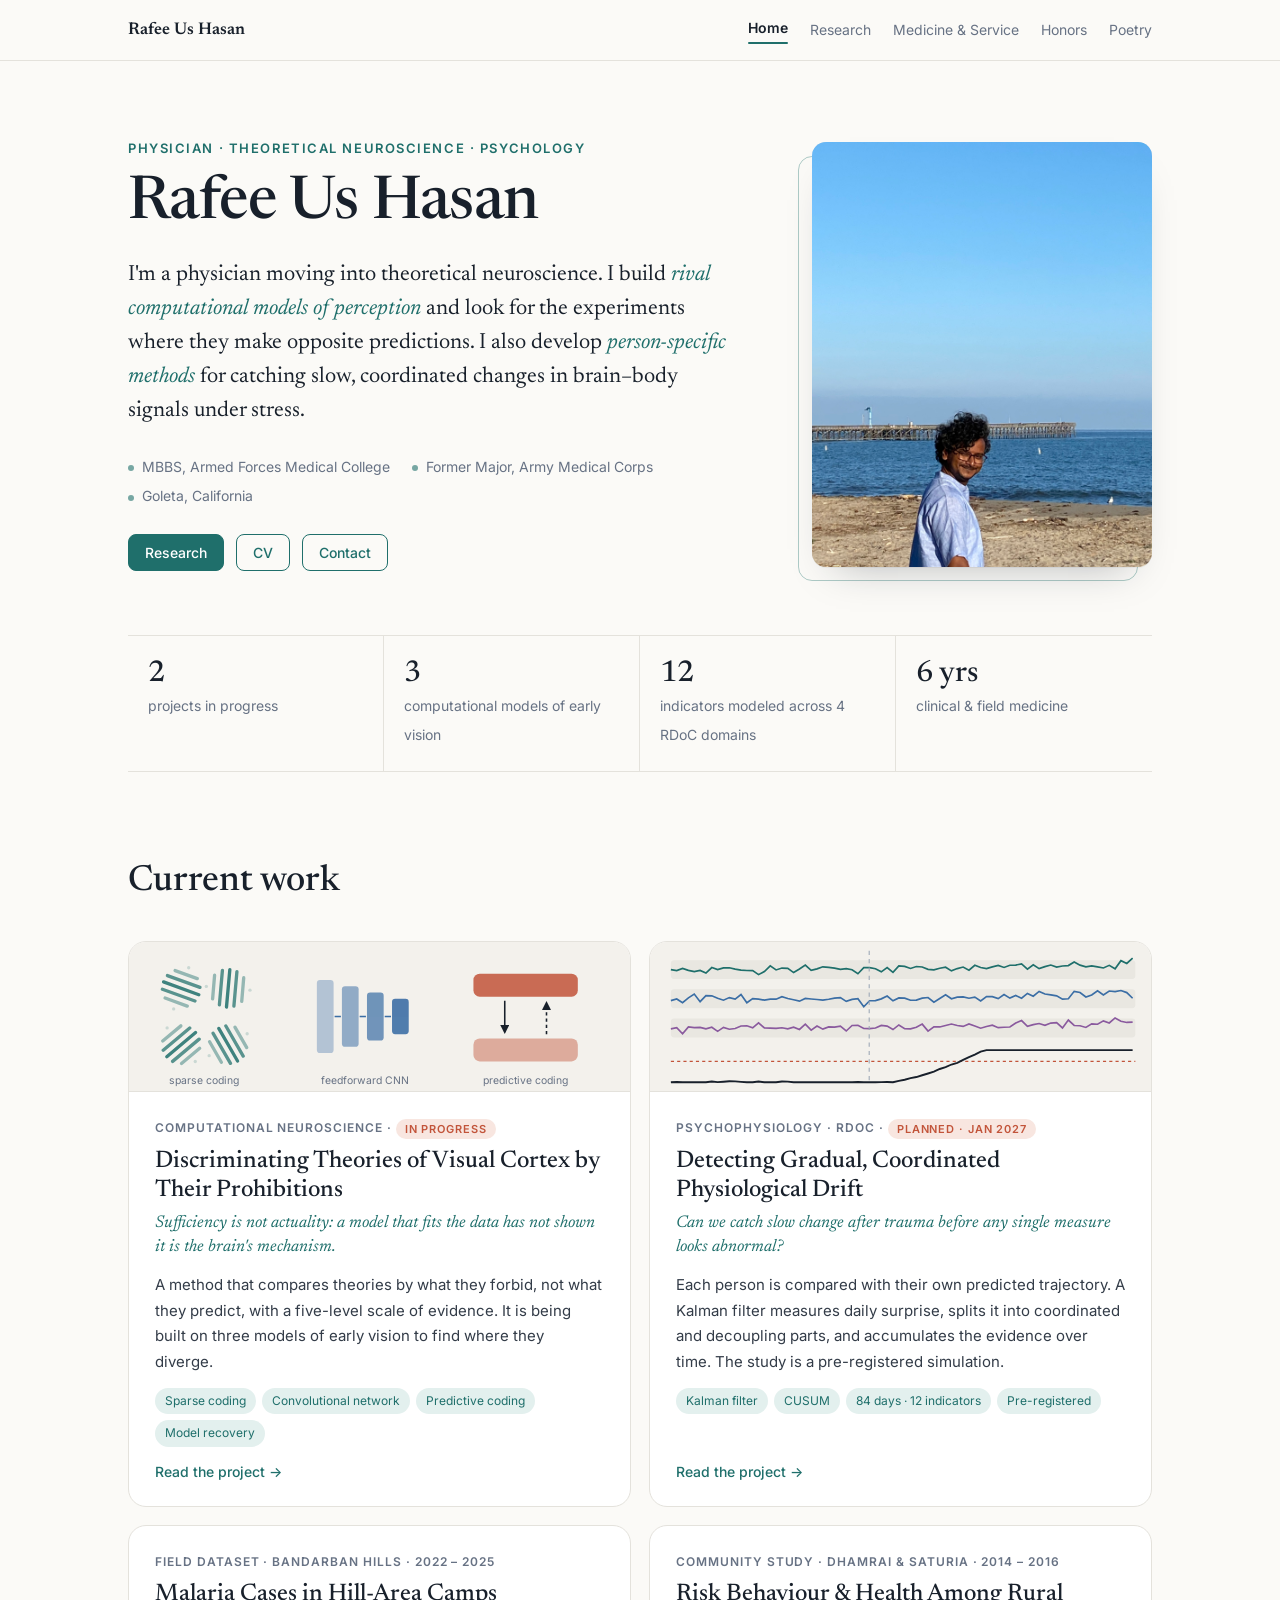
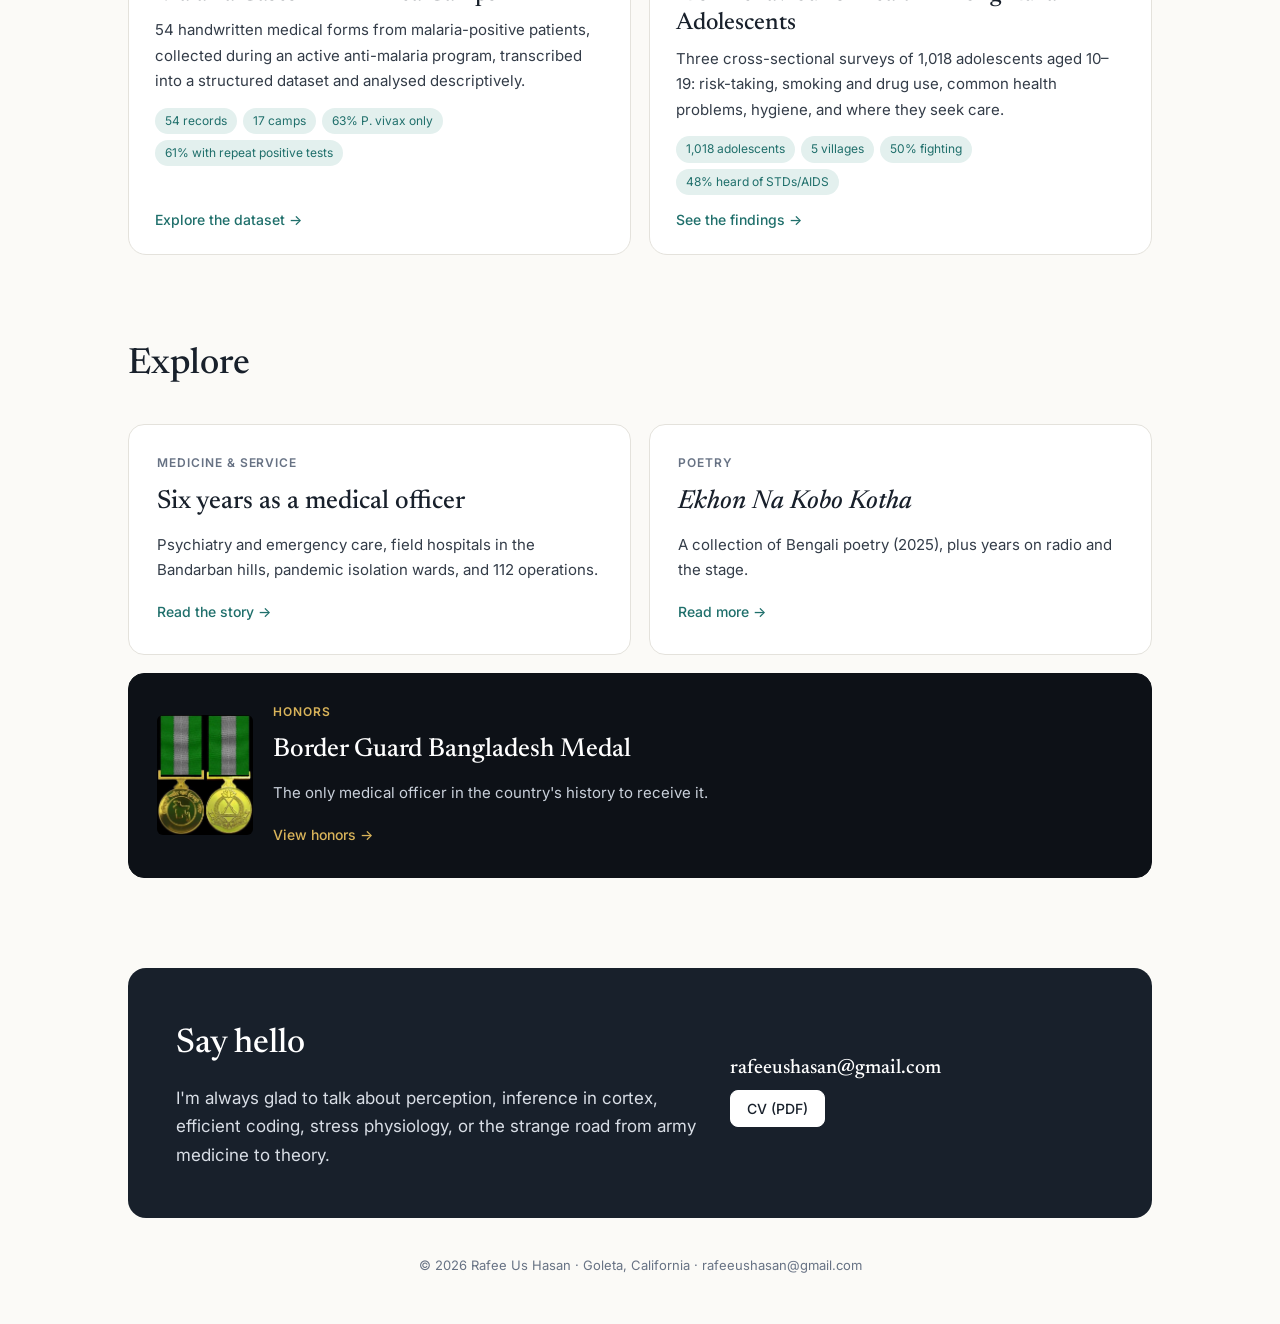
<file: index.html>
<!DOCTYPE html>
<html lang="en">
<head>
<meta charset="utf-8">
<meta name="viewport" content="width=device-width, initial-scale=1">
<title>Rafee Us Hasan</title>
<link rel="preconnect" href="https://fonts.googleapis.com">
<link href="https://fonts.googleapis.com/css2?family=Newsreader:ital,opsz,wght@0,6..72,400;0,6..72,500;0,6..72,600;1,6..72,400&family=Inter:wght@400;500;600&display=swap" rel="stylesheet">
<link rel="stylesheet" href="style.css">
</head>
<body>
<div class="bar"><div class="wrap">
  <a class="name" href="index.html">Rafee Us Hasan</a>
  <button class="menu" onclick="document.getElementById('nav').classList.toggle('open')">Menu</button>
  <nav id="nav"><a href="index.html" class="on">Home</a><a href="research.html">Research</a><a href="medicine.html">Medicine &amp; Service</a><a href="honors.html">Honors</a><a href="poetry.html">Poetry</a></nav>
</div></div>
<div class="wrap">
  <header class="hero">
    <div>
      <p class="eyebrow">Physician · Theoretical neuroscience · Psychology</p>
      <h1>Rafee Us Hasan</h1>
      <p class="statement">I'm a physician moving into theoretical neuroscience. I build <em>rival computational models of perception</em> and look for the experiments where they make opposite predictions. I also develop <em>person-specific methods</em> for catching slow, coordinated changes in brain–body signals under stress.</p>
      <div class="meta"><span>MBBS, Armed Forces Medical College</span><span>Former Major, Army Medical Corps</span><span>Goleta, California</span></div>
      <div class="cta">
        <a class="btn solid" href="research.html">Research</a>
        <a class="btn ghost" href="cv.pdf">CV</a>
        <a class="btn ghost" href="#contact">Contact</a>
      </div>
    </div>
    <figure class="portrait" id="portrait">
      <div class="frame">
        <img src="photo.jpeg" alt="Portrait of Rafee Us Hasan" onerror="this.closest('.portrait').classList.add('empty')">
        <div class="ph">
          <svg viewBox="0 0 100 100" fill="currentColor" aria-hidden="true"><circle cx="50" cy="36" r="18"/><path d="M14 92c3-20 18-32 36-32s33 12 36 32z"/></svg>
          <span>Photo goes here<br><code>photo.jpeg</code></span>
        </div>
      </div>
    </figure>
  </header>

  <div class="glance">
    <div><b>2</b><span>projects in progress</span></div>
    <div><b>3</b><span>computational models of early vision</span></div>
    <div><b>12</b><span>indicators modeled across 4 RDoC domains</span></div>
    <div><b>6 yrs</b><span>clinical &amp; field medicine</span></div>
  </div>

  <section id="work">
    <div class="sec-head"><h2>Current work</h2></div>
    <div class="works">
      <a class="work-card" href="research.html#vision">
        <div class="art"><svg viewBox="0 0 480 150" preserveAspectRatio="xMidYMid slice"><line x1="57.2" y1="28.3" x2="57.2" y2="28.3" stroke="#1f6f6b" stroke-width="3.2" stroke-linecap="round" opacity="0.19"/><line x1="44.2" y1="31.0" x2="65.4" y2="38.7" stroke="#1f6f6b" stroke-width="3.2" stroke-linecap="round" opacity="0.44"/><line x1="36.8" y1="35.8" x2="68.0" y2="47.1" stroke="#1f6f6b" stroke-width="3.2" stroke-linecap="round" opacity="0.72"/><line x1="33.1" y1="41.8" x2="66.9" y2="54.2" stroke="#1f6f6b" stroke-width="3.2" stroke-linecap="round" opacity="0.85"/><line x1="32.0" y1="48.9" x2="63.2" y2="60.2" stroke="#1f6f6b" stroke-width="3.2" stroke-linecap="round" opacity="0.72"/><line x1="34.6" y1="57.3" x2="55.8" y2="65.0" stroke="#1f6f6b" stroke-width="3.2" stroke-linecap="round" opacity="0.44"/><line x1="42.8" y1="67.7" x2="42.8" y2="67.7" stroke="#1f6f6b" stroke-width="3.2" stroke-linecap="round" opacity="0.19"/><line x1="115.9" y1="49.8" x2="115.9" y2="49.8" stroke="#1f6f6b" stroke-width="3.2" stroke-linecap="round" opacity="0.19"/><line x1="109.9" y1="37.9" x2="108.0" y2="60.5" stroke="#1f6f6b" stroke-width="3.2" stroke-linecap="round" opacity="0.44"/><line x1="103.4" y1="32.1" x2="100.5" y2="65.1" stroke="#1f6f6b" stroke-width="3.2" stroke-linecap="round" opacity="0.72"/><line x1="96.6" y1="30.1" x2="93.4" y2="65.9" stroke="#1f6f6b" stroke-width="3.2" stroke-linecap="round" opacity="0.85"/><line x1="89.5" y1="30.9" x2="86.6" y2="63.9" stroke="#1f6f6b" stroke-width="3.2" stroke-linecap="round" opacity="0.72"/><line x1="82.0" y1="35.5" x2="80.1" y2="58.1" stroke="#1f6f6b" stroke-width="3.2" stroke-linecap="round" opacity="0.44"/><line x1="74.1" y1="46.2" x2="74.1" y2="46.2" stroke="#1f6f6b" stroke-width="3.2" stroke-linecap="round" opacity="0.19"/><line x1="63.5" y1="118.1" x2="63.5" y2="118.1" stroke="#1f6f6b" stroke-width="3.2" stroke-linecap="round" opacity="0.19"/><line x1="67.7" y1="105.5" x2="50.3" y2="120.0" stroke="#1f6f6b" stroke-width="3.2" stroke-linecap="round" opacity="0.44"/><line x1="67.2" y1="96.7" x2="41.8" y2="118.0" stroke="#1f6f6b" stroke-width="3.2" stroke-linecap="round" opacity="0.72"/><line x1="63.8" y1="90.4" x2="36.2" y2="113.6" stroke="#1f6f6b" stroke-width="3.2" stroke-linecap="round" opacity="0.85"/><line x1="58.2" y1="86.0" x2="32.8" y2="107.3" stroke="#1f6f6b" stroke-width="3.2" stroke-linecap="round" opacity="0.72"/><line x1="49.7" y1="84.0" x2="32.3" y2="98.5" stroke="#1f6f6b" stroke-width="3.2" stroke-linecap="round" opacity="0.44"/><line x1="36.5" y1="85.9" x2="36.5" y2="85.9" stroke="#1f6f6b" stroke-width="3.2" stroke-linecap="round" opacity="0.19"/><line x1="113.2" y1="91.5" x2="113.2" y2="91.5" stroke="#1f6f6b" stroke-width="3.2" stroke-linecap="round" opacity="0.19"/><line x1="101.5" y1="85.2" x2="112.8" y2="104.8" stroke="#1f6f6b" stroke-width="3.2" stroke-linecap="round" opacity="0.44"/><line x1="92.8" y1="84.1" x2="109.4" y2="112.9" stroke="#1f6f6b" stroke-width="3.2" stroke-linecap="round" opacity="0.72"/><line x1="86.0" y1="86.4" x2="104.0" y2="117.6" stroke="#1f6f6b" stroke-width="3.2" stroke-linecap="round" opacity="0.85"/><line x1="80.6" y1="91.1" x2="97.2" y2="119.9" stroke="#1f6f6b" stroke-width="3.2" stroke-linecap="round" opacity="0.72"/><line x1="77.2" y1="99.2" x2="88.5" y2="118.8" stroke="#1f6f6b" stroke-width="3.2" stroke-linecap="round" opacity="0.44"/><line x1="76.8" y1="112.5" x2="76.8" y2="112.5" stroke="#1f6f6b" stroke-width="3.2" stroke-linecap="round" opacity="0.19"/><text x="72" y="140" font-size="10" fill="#677284" text-anchor="middle" font-family="Inter">sparse coding</text><rect x="180" y="40" width="16" height="70" rx="3" fill="#3b6ea5" opacity="0.35"/><path d="M197 75 l6 0" stroke="#3b6ea5" stroke-width="1.5"/><rect x="204" y="46" width="16" height="58" rx="3" fill="#3b6ea5" opacity="0.53"/><path d="M221 75 l6 0" stroke="#3b6ea5" stroke-width="1.5"/><rect x="228" y="52" width="16" height="46" rx="3" fill="#3b6ea5" opacity="0.71"/><path d="M245 75 l6 0" stroke="#3b6ea5" stroke-width="1.5"/><rect x="252" y="58" width="16" height="34" rx="3" fill="#3b6ea5" opacity="0.89"/><text x="226" y="140" font-size="10" fill="#677284" text-anchor="middle" font-family="Inter">feedforward CNN</text><rect x="330" y="34" width="100" height="22" rx="6" fill="#c2543a" opacity=".85"/><rect x="330" y="96" width="100" height="22" rx="6" fill="#c2543a" opacity=".45"/><path d="M360 60 v30" stroke="#18202b" stroke-width="1.5" marker-end="url(#ah)"/><path d="M400 92 v-30" stroke="#18202b" stroke-width="1.5" stroke-dasharray="3 3" marker-end="url(#ah)"/><text x="380" y="140" font-size="10" fill="#677284" text-anchor="middle" font-family="Inter">predictive coding</text><defs><marker id="ah" viewBox="0 0 10 10" refX="8" refY="5" markerWidth="6" markerHeight="6" orient="auto"><path d="M0 0L10 5L0 10z" fill="#18202b"/></marker></defs></svg></div>
        <div class="in">
          <div class="kick">Computational neuroscience · <span class="wip" style="margin:0">In progress</span></div>
          <h3>Discriminating Theories of Visual Cortex by Their Prohibitions</h3>
          <p class="q">Sufficiency is not actuality: a model that fits the data has not shown it is the brain's mechanism.</p>
          <p>A method that compares theories by what they forbid, not what they predict, with a five-level scale of evidence. It is being built on three models of early vision to find where they diverge.</p>
          <div class="facts"><span>Sparse coding</span><span>Convolutional network</span><span>Predictive coding</span><span>Model recovery</span></div>
          <span class="go">Read the project →</span>
        </div>
      </a>
      <a class="work-card" href="research.html#drift-study">
        <div class="art"><svg viewBox="0 0 480 150" preserveAspectRatio="xMidYMid slice"><rect x="0" y="0" width="480" height="150" fill="none"/><rect x="20" y="21" width="445" height="18" rx="3" fill="#e9e7e1"/><polyline points="20.0,30.1 25.6,31.0 31.2,29.0 36.8,30.8 42.4,32.0 48.0,30.9 53.6,33.4 59.2,28.1 64.8,30.1 70.4,28.4 76.0,28.3 81.6,29.6 87.2,30.5 92.8,30.9 98.4,31.1 104.0,34.9 109.6,31.9 115.2,26.5 120.8,30.4 126.4,28.6 132.0,28.9 137.6,32.9 143.2,29.5 148.8,25.7 154.4,30.7 160.0,29.4 165.6,27.4 171.2,28.0 176.8,28.6 182.4,29.9 188.0,29.1 193.6,30.2 199.2,34.0 204.8,28.2 210.4,28.2 216.0,29.3 221.6,32.2 227.2,28.1 232.8,32.7 238.4,26.5 244.0,27.0 249.6,29.0 255.2,27.1 260.8,27.6 266.4,29.8 272.0,30.3 277.6,28.8 283.2,27.8 288.8,31.3 294.4,29.1 300.0,27.6 305.6,30.6 311.2,25.9 316.8,28.1 322.4,29.1 328.0,27.5 333.6,26.1 339.2,28.0 344.8,25.9 350.4,25.7 356.0,24.6 361.6,29.6 367.2,25.4 372.8,29.1 378.4,27.2 384.0,25.7 389.6,27.6 395.2,26.6 400.8,26.2 406.4,22.8 412.0,25.8 417.6,27.5 423.2,26.5 428.8,27.5 434.4,28.5 440.0,26.0 445.6,29.3 451.2,21.5 456.8,24.2 462.4,19.0" fill="none" stroke="#1f6f6b" stroke-width="1.6"/><rect x="20" y="49" width="445" height="18" rx="3" fill="#e9e7e1"/><polyline points="20.0,59.8 25.6,58.2 31.2,61.7 36.8,57.2 42.4,53.5 48.0,60.8 53.6,55.0 59.2,55.2 64.8,57.6 70.4,59.4 76.0,56.9 81.6,58.4 87.2,53.9 92.8,61.8 98.4,57.9 104.0,58.3 109.6,59.3 115.2,58.4 120.8,58.4 126.4,56.0 132.0,57.8 137.6,59.0 143.2,60.3 148.8,57.7 154.4,58.2 160.0,58.7 165.6,59.3 171.2,58.5 176.8,57.4 182.4,56.9 188.0,60.5 193.6,58.6 199.2,58.0 204.8,65.7 210.4,59.9 216.0,59.8 221.6,58.1 227.2,55.4 232.8,60.0 238.4,57.2 244.0,57.4 249.6,59.4 255.2,59.3 260.8,57.4 266.4,56.8 272.0,61.3 277.6,57.8 283.2,54.2 288.8,58.0 294.4,56.5 300.0,56.2 305.6,57.5 311.2,56.4 316.8,60.1 322.4,56.0 328.0,56.0 333.6,57.9 339.2,54.0 344.8,57.4 350.4,54.9 356.0,57.5 361.6,52.9 367.2,55.6 372.8,51.0 378.4,53.4 384.0,54.3 389.6,55.2 395.2,58.4 400.8,58.0 406.4,50.9 412.0,52.0 417.6,56.3 423.2,54.4 428.8,50.3 434.4,54.3 440.0,50.6 445.6,51.1 451.2,50.1 456.8,52.1 462.4,57.5" fill="none" stroke="#3b6ea5" stroke-width="1.6"/><rect x="20" y="77" width="445" height="18" rx="3" fill="#e9e7e1"/><polyline points="20.0,86.8 25.6,85.8 31.2,91.5 36.8,85.0 42.4,85.7 48.0,85.4 53.6,86.9 59.2,85.3 64.8,89.2 70.4,85.4 76.0,87.2 81.6,86.5 87.2,84.1 92.8,83.9 98.4,85.9 104.0,81.0 109.6,86.0 115.2,86.2 120.8,86.3 126.4,85.8 132.0,86.8 137.6,85.2 143.2,87.4 148.8,82.4 154.4,88.0 160.0,84.1 165.6,87.1 171.2,85.0 176.8,85.1 182.4,84.3 188.0,88.9 193.6,83.6 199.2,83.4 204.8,86.5 210.4,86.6 216.0,86.0 221.6,83.6 227.2,84.2 232.8,87.5 238.4,83.1 244.0,86.6 249.6,86.8 255.2,85.3 260.8,82.3 266.4,89.0 272.0,85.0 277.6,85.0 283.2,83.6 288.8,82.2 294.4,83.6 300.0,84.5 305.6,82.1 311.2,84.1 316.8,86.2 322.4,84.6 328.0,83.3 333.6,85.7 339.2,85.3 344.8,85.1 350.4,81.3 356.0,78.9 361.6,84.5 367.2,82.8 372.8,81.7 378.4,83.5 384.0,81.3 389.6,80.8 395.2,86.0 400.8,78.4 406.4,83.6 412.0,83.9 417.6,85.5 423.2,82.0 428.8,82.4 434.4,79.2 440.0,81.2 445.6,76.4 451.2,79.6 456.8,80.7 462.4,80.4" fill="none" stroke="#8a5a9e" stroke-width="1.6"/><line x1="20" y1="118" x2="465" y2="118" stroke="#c2543a" stroke-dasharray="3 3"/><polyline points="20.0,138.0 25.6,137.7 31.2,138.0 36.8,138.0 42.4,138.0 48.0,138.0 53.6,138.0 59.2,137.3 64.8,137.9 70.4,137.5 76.0,137.0 81.6,137.2 87.2,137.6 92.8,138.0 98.4,138.0 104.0,137.3 109.6,138.0 115.2,137.9 120.8,138.0 126.4,137.3 132.0,137.4 137.6,138.0 143.2,138.0 148.8,138.0 154.4,138.0 160.0,138.0 165.6,138.0 171.2,138.0 176.8,137.9 182.4,138.0 188.0,138.0 193.6,138.0 199.2,137.8 204.8,138.0 210.4,138.0 216.0,138.0 221.6,137.9 227.2,137.7 232.8,138.0 238.4,136.7 244.0,135.6 249.6,134.0 255.2,133.0 260.8,131.3 266.4,129.6 272.0,127.9 277.6,125.3 283.2,123.5 288.8,121.0 294.4,119.4 300.0,116.6 305.6,114.0 311.2,111.5 316.8,108.7 322.4,107.2 328.0,107.2 333.6,107.2 339.2,107.2 344.8,107.2 350.4,107.2 356.0,107.2 361.6,107.2 367.2,107.2 372.8,107.2 378.4,107.2 384.0,107.2 389.6,107.2 395.2,107.2 400.8,107.2 406.4,107.2 412.0,107.2 417.6,107.2 423.2,107.2 428.8,107.2 434.4,107.2 440.0,107.2 445.6,107.2 451.2,107.2 456.8,107.2 462.4,107.2" fill="none" stroke="#18202b" stroke-width="1.8"/><line x1="210" y1="12" x2="210" y2="140" stroke="#9aa5b4" stroke-dasharray="4 4"/></svg></div>
        <div class="in">
          <div class="kick">Psychophysiology · RDoC · <span class="wip" style="margin:0">Planned · Jan 2027</span></div>
          <h3>Detecting Gradual, Coordinated Physiological Drift</h3>
          <p class="q">Can we catch slow change after trauma before any single measure looks abnormal?</p>
          <p>Each person is compared with their own predicted trajectory. A Kalman filter measures daily surprise, splits it into coordinated and decoupling parts, and accumulates the evidence over time. The study is a pre-registered simulation.</p>
          <div class="facts"><span>Kalman filter</span><span>CUSUM</span><span>84 days · 12 indicators</span><span>Pre-registered</span></div>
          <span class="go">Read the project →</span>
        </div>
      </a>
      <a class="work-card" href="malaria.html">
        <div class="in">
          <div class="kick">Field dataset · Bandarban hills · 2022 – 2025</div>
          <h3>Malaria Cases in Hill-Area Camps</h3>
          <p>54 handwritten medical forms from malaria-positive patients, collected during an active anti-malaria program, transcribed into a structured dataset and analysed descriptively.</p>
          <div class="facts"><span>54 records</span><span>17 camps</span><span>63% P. vivax only</span><span>61% with repeat positive tests</span></div>
          <span class="go">Explore the dataset →</span>
        </div>
      </a>
      <a class="work-card" href="adolescent.html">
        <div class="in">
          <div class="kick">Community study · Dhamrai &amp; Saturia · 2014 – 2016</div>
          <h3>Risk Behaviour &amp; Health Among Rural Adolescents</h3>
          <p>Three cross-sectional surveys of 1,018 adolescents aged 10–19: risk-taking, smoking and drug use, common health problems, hygiene, and where they seek care.</p>
          <div class="facts"><span>1,018 adolescents</span><span>5 villages</span><span>50% fighting</span><span>48% heard of STDs/AIDS</span></div>
          <span class="go">See the findings →</span>
        </div>
      </a>
    </div>
  </section>

  <section>
    <div class="sec-head"><h2>Explore</h2></div>
    <div class="explore">
      <a href="medicine.html"><div class="kick">Medicine &amp; Service</div><h3>Six years as a medical officer</h3><p>Psychiatry and emergency care, field hospitals in the Bandarban hills, pandemic isolation wards, and 112 operations.</p><span class="go">Read the story →</span></a>
      <a href="poetry.html"><div class="kick">Poetry</div><h3><i>Ekhon Na Kobo Kotha</i></h3><p>A collection of Bengali poetry (2025), plus years on radio and the stage.</p><span class="go">Read more →</span></a>
      <a href="honors.html" class="dark wide"><img src="medal.jpg" alt="Border Guard Bangladesh Medal"><div><div class="kick">Honors</div><h3>Border Guard Bangladesh Medal</h3><p>The only medical officer in the country's history to receive it.</p><span class="go" style="color:#d9b45a">View honors →</span></div></a>
    </div>
  </section>

  <div class="contact" id="contact">
    <div>
      <h2>Say hello</h2>
      <p>I'm always glad to talk about perception, inference in cortex, efficient coding, stress physiology, or the strange road from army medicine to theory.</p>
    </div>
    <div>
      <span class="mail">rafeeushasan@gmail.com</span>
      <a class="btn solid" href="cv.pdf">CV (PDF)</a>
    </div>
  </div>

  <footer>© 2026 Rafee Us Hasan · Goleta, California · rafeeushasan@gmail.com</footer>
</div>

</body>
</html>
</file>
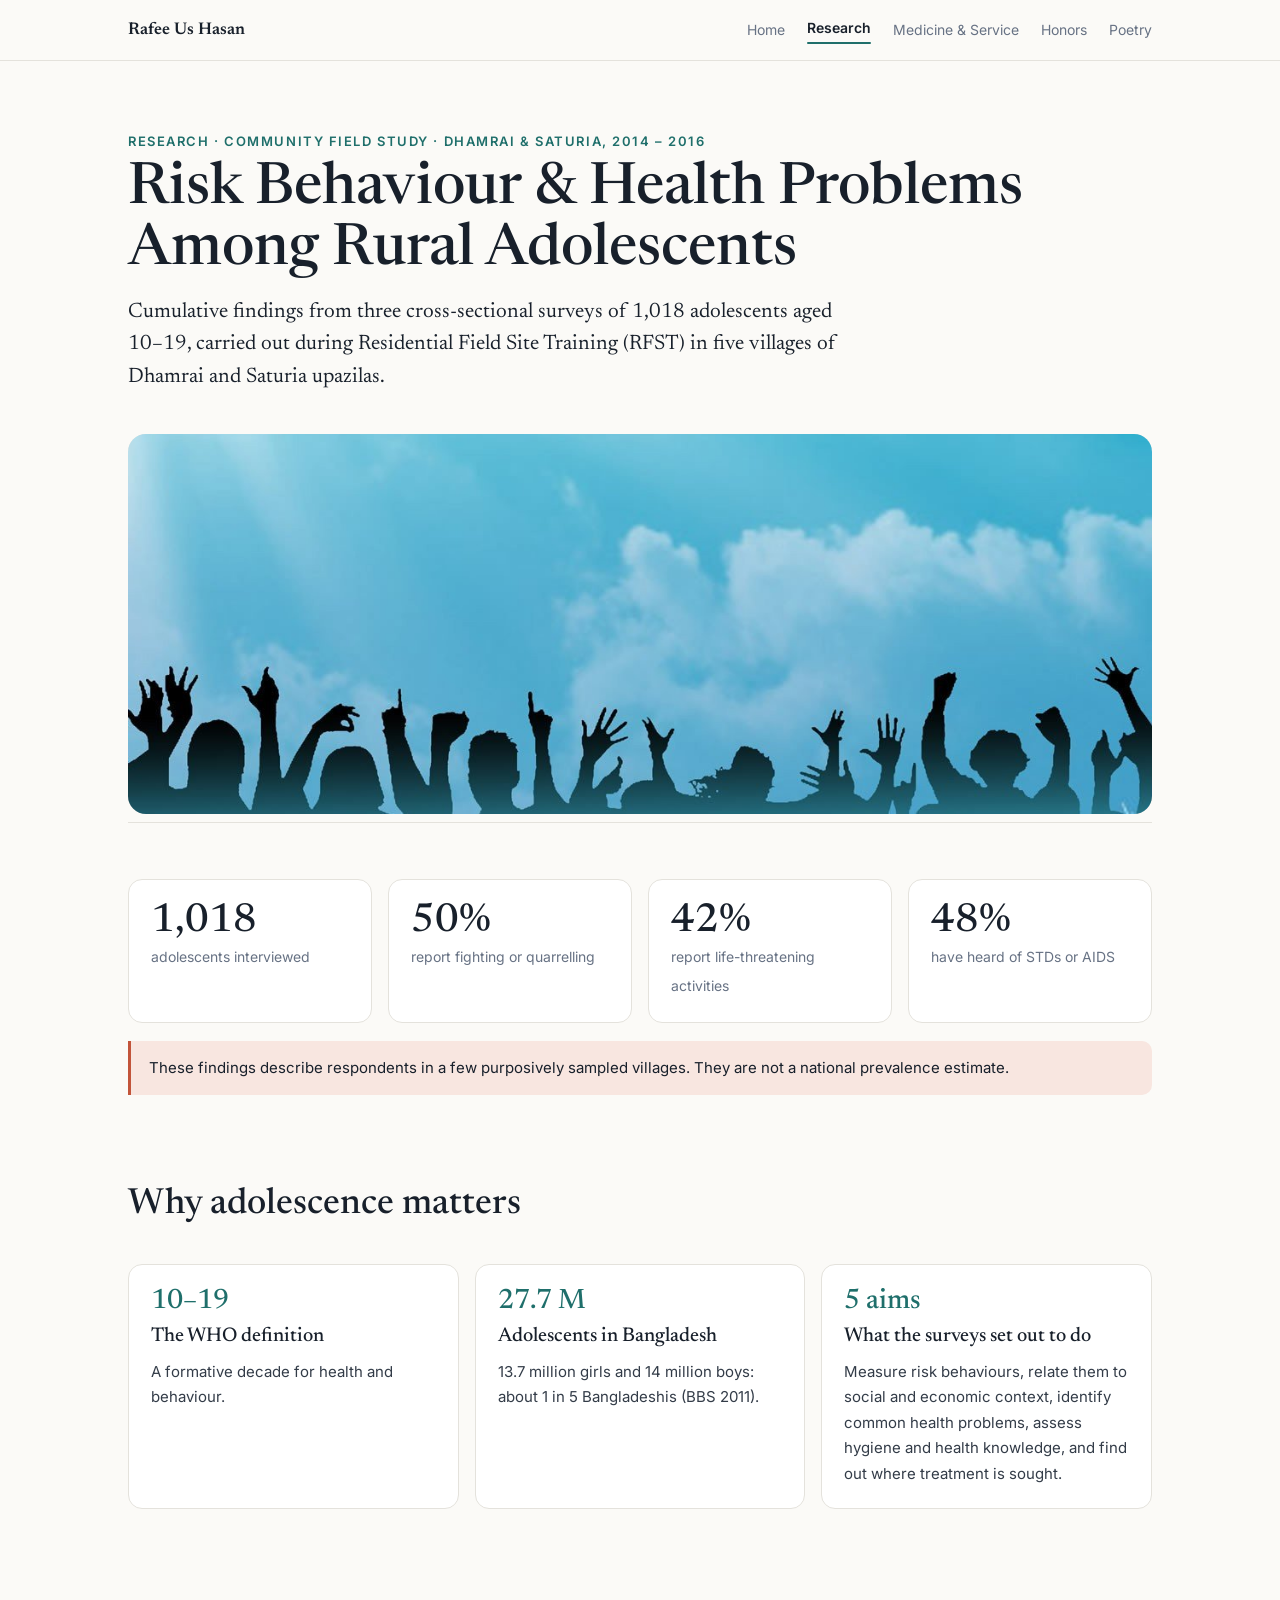
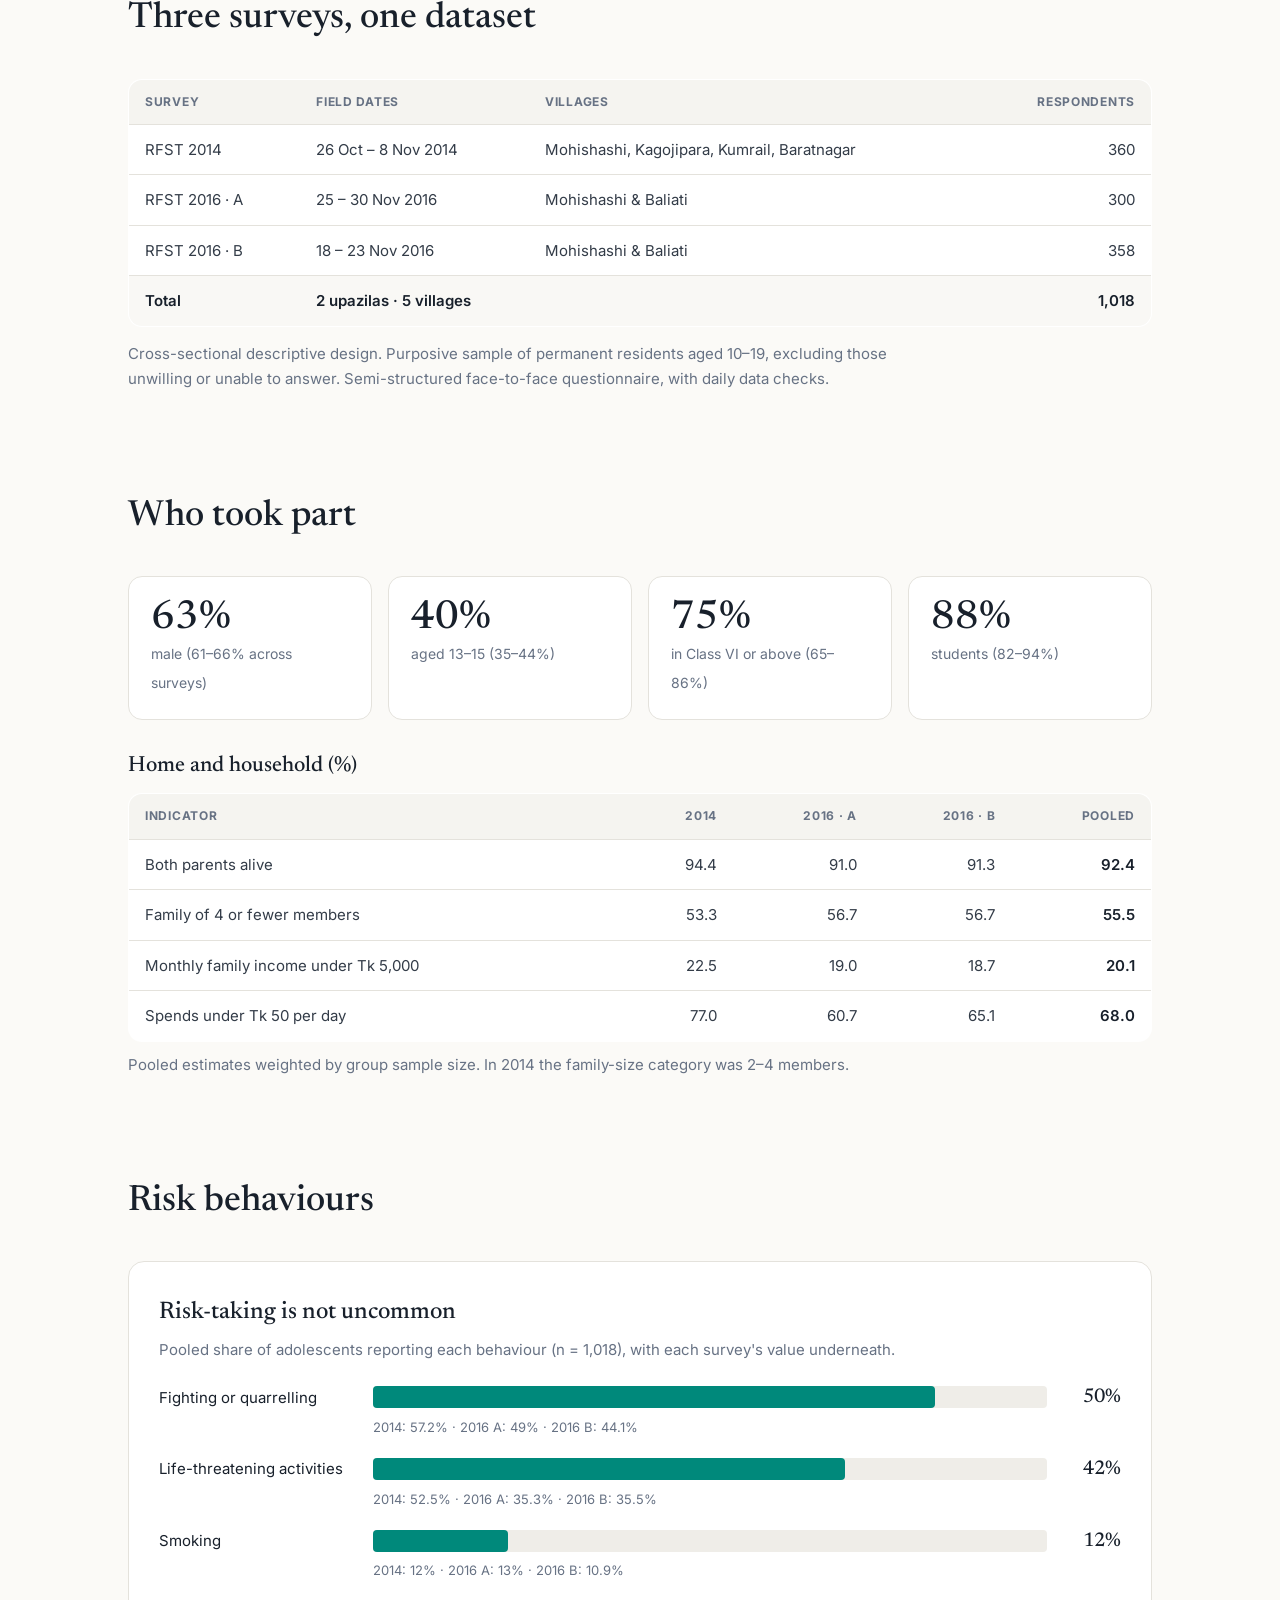
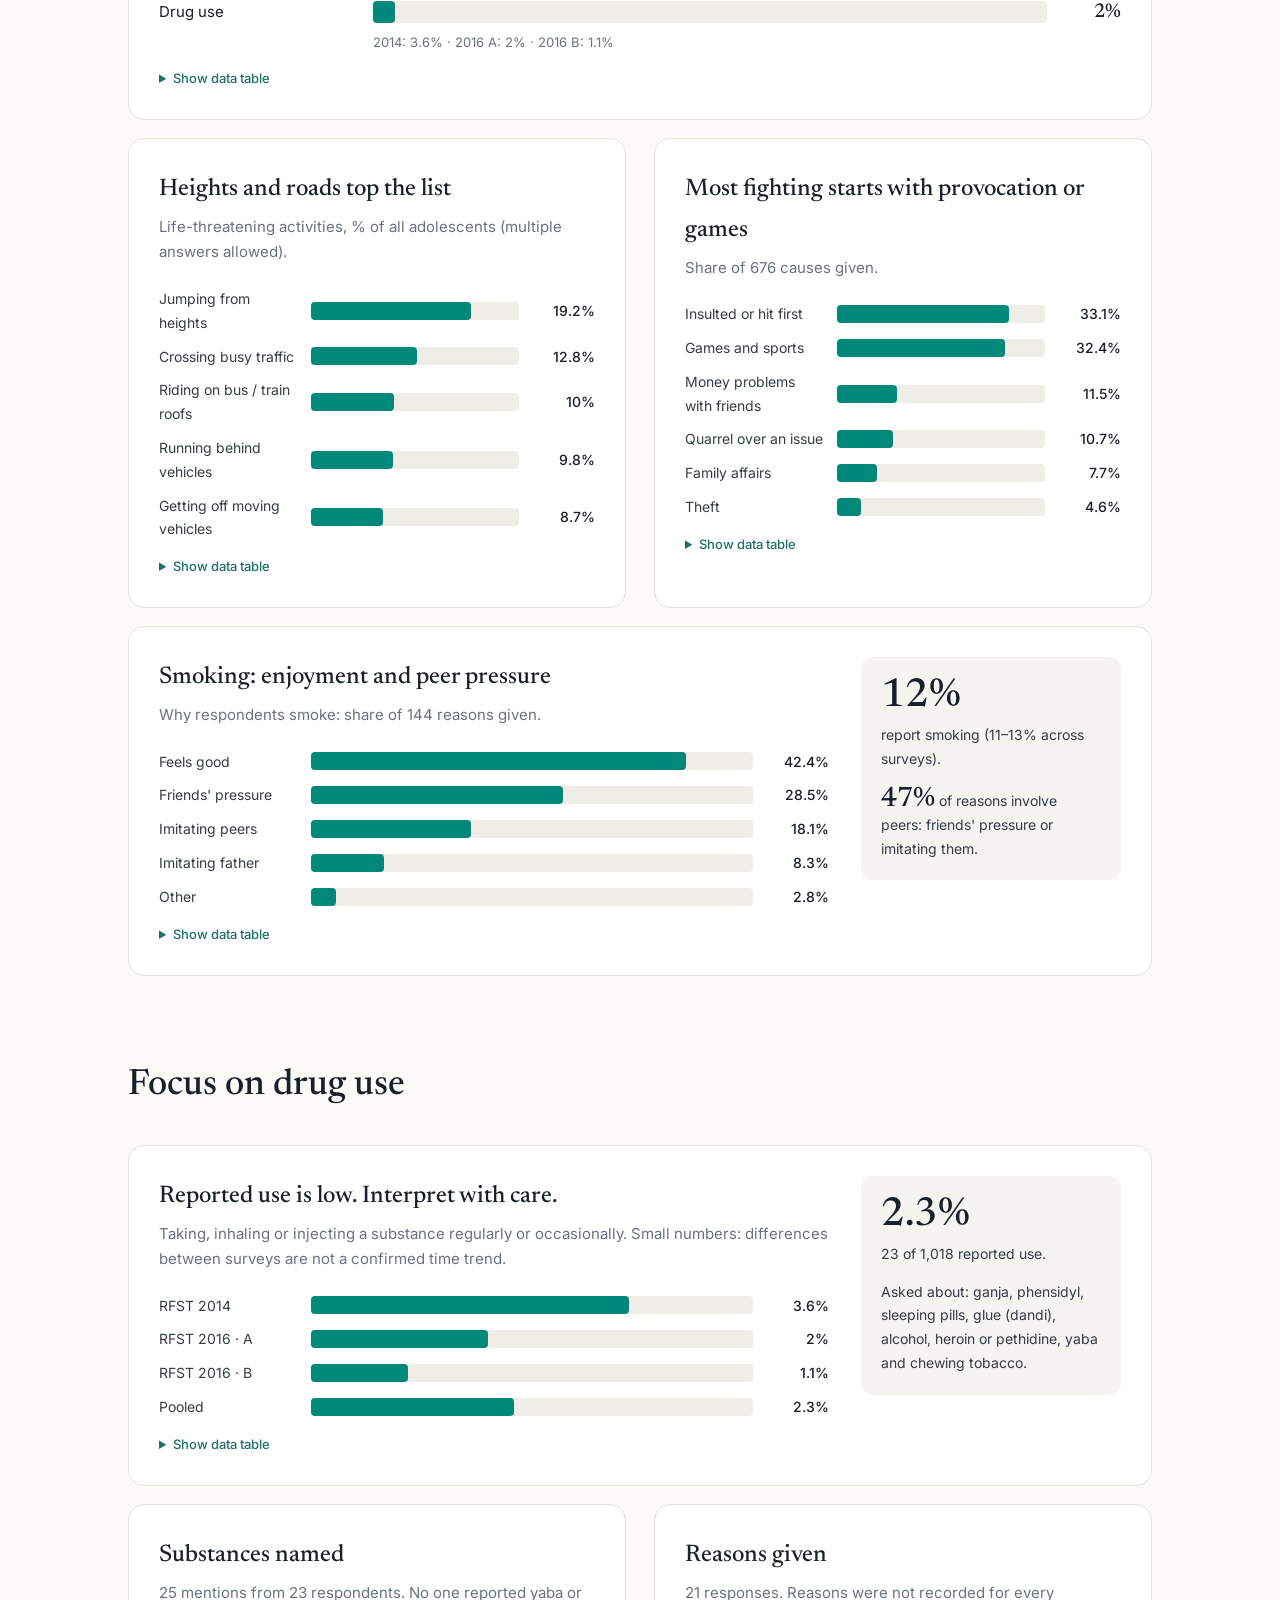
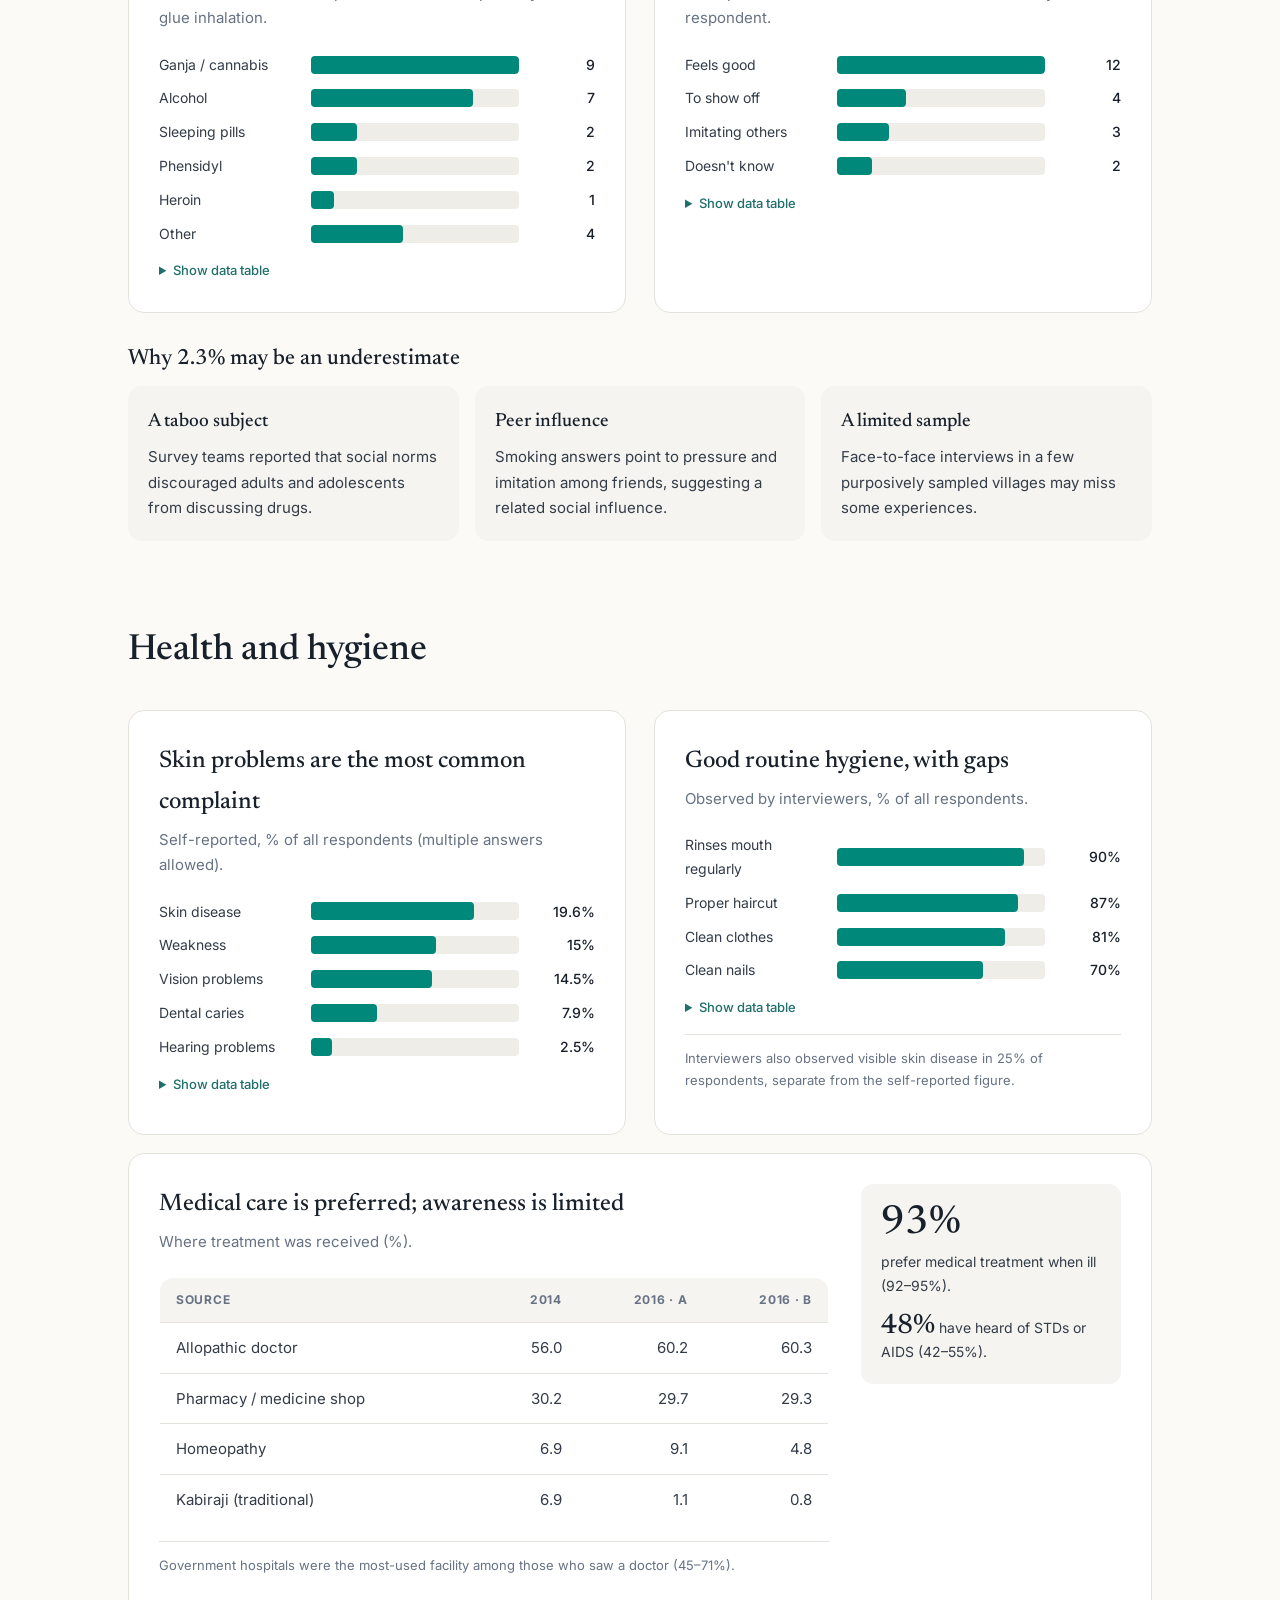
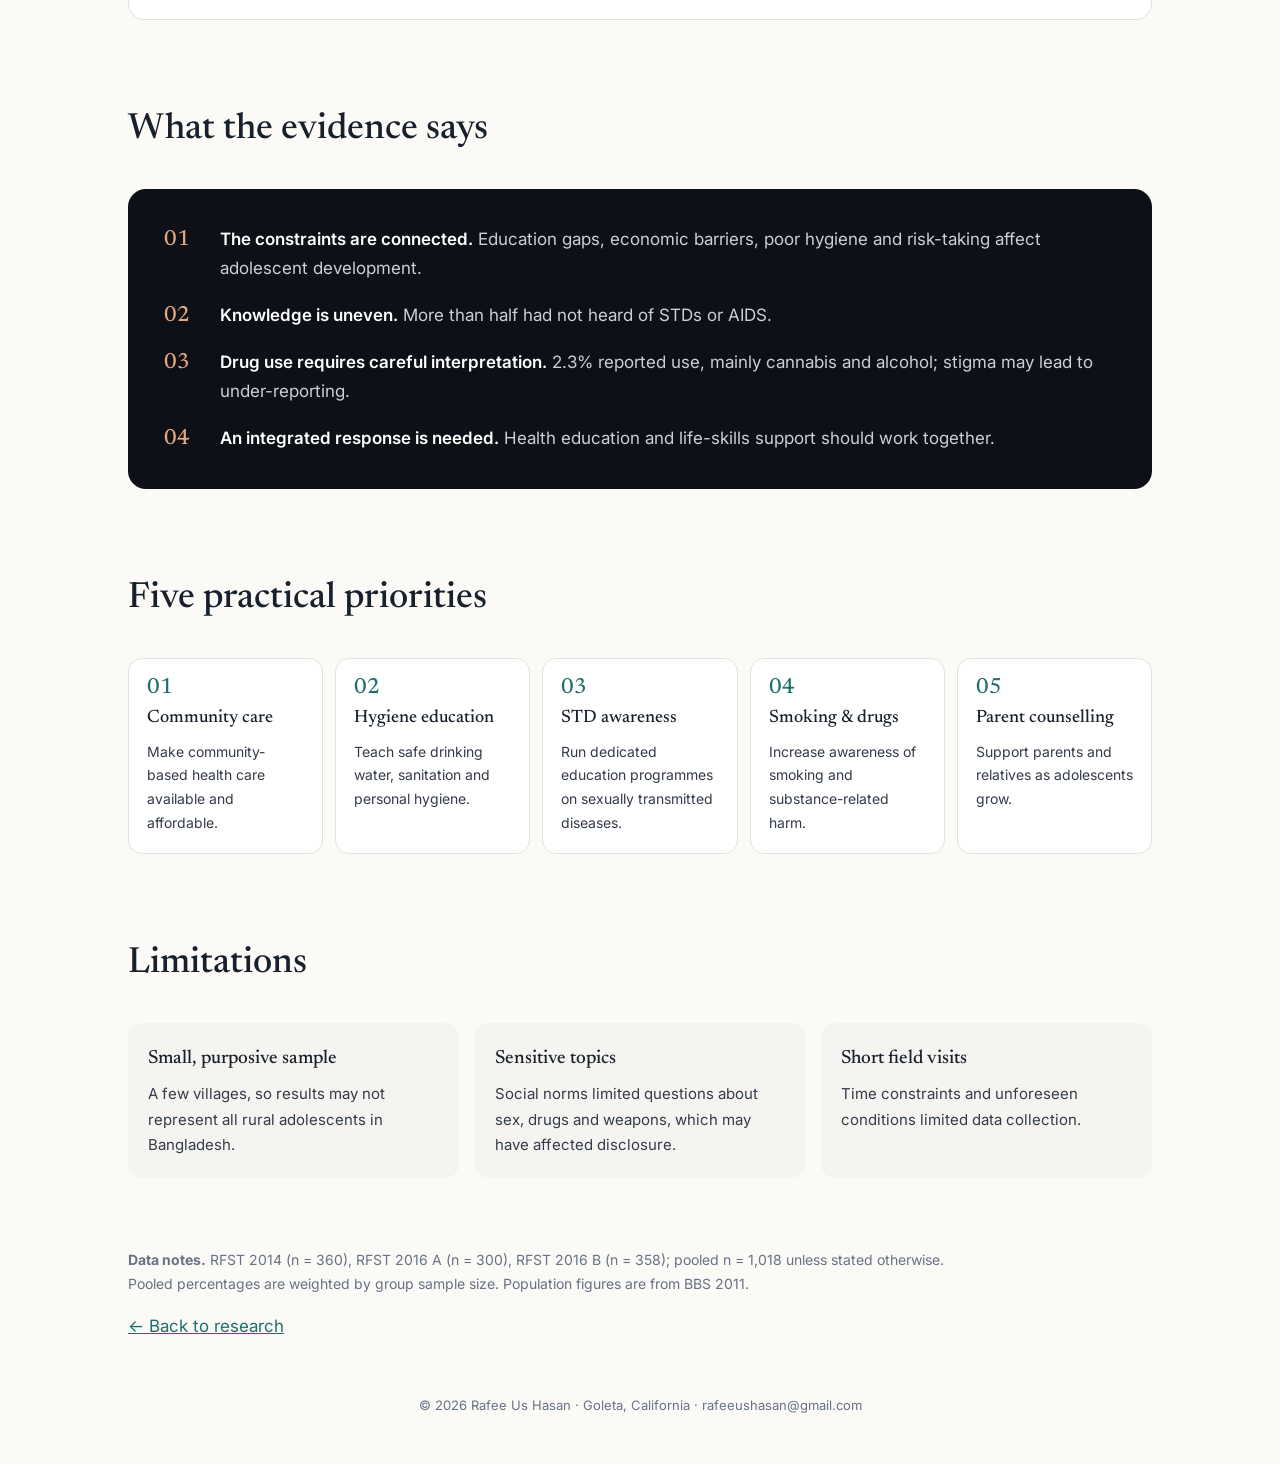
<file: adolescent.html>
<!DOCTYPE html>
<html lang="en">
<head>
<meta charset="utf-8">
<meta name="viewport" content="width=device-width, initial-scale=1">
<title>Rural Adolescent Health — Rafee Us Hasan</title>
<link rel="preconnect" href="https://fonts.googleapis.com">
<link href="https://fonts.googleapis.com/css2?family=Newsreader:ital,opsz,wght@0,6..72,400;0,6..72,500;0,6..72,600;1,6..72,400&family=Inter:wght@400;500;600&display=swap" rel="stylesheet">
<link rel="stylesheet" href="style.css">
<style>
  :root{--s1:#00897b;--s2:#e0703e;--s3:#9aa5b4}
  .stats{display:grid;grid-template-columns:repeat(4,1fr);gap:16px;margin:8px 0 10px}
  .stat{background:var(--card);border:1px solid var(--line);border-radius:14px;padding:22px}
  .stat b{display:block;font:500 40px/1 Newsreader,serif;color:var(--ink)}
  .stat span{font-size:14px;color:var(--muted)}
  .callout{background:var(--coral-soft);border-left:3px solid var(--coral);border-radius:0 10px 10px 0;padding:14px 18px;font-size:15px;color:var(--ink);margin:18px 0 0}
  .flow{display:grid;grid-template-columns:repeat(3,1fr);gap:16px}
  .flow>div{background:var(--card);border:1px solid var(--line);border-radius:14px;padding:22px;position:relative}
  .flow .n{font:500 28px Newsreader,serif;color:var(--teal)}
  .flow h4{font-size:20px;margin:4px 0 6px}.flow p{margin:0;font-size:15px}
  .panel{display:grid;grid-template-columns:1fr 260px;gap:32px;background:var(--card);border:1px solid var(--line);border-radius:16px;padding:30px;align-items:start}
  .panel h3{font-size:24px;margin:0 0 4px}
  .panel .lead{font-size:15px;color:var(--muted);margin:0 0 22px}
  .side{background:#f5f4f0;border-radius:12px;padding:20px}
  .side b{display:block;font:500 40px/1 Newsreader,serif;color:var(--ink);margin-bottom:6px}
  .side p{margin:0 0 14px;font-size:14px}
  .side p:last-child{margin:0}
  .caveat{font-size:13px;color:var(--muted);margin-top:16px;border-top:1px solid var(--line);padding-top:12px}
  .ctitle{font-size:12px;font-weight:600;letter-spacing:.08em;text-transform:uppercase;color:var(--muted);margin:0 0 10px}
  /* vertical bars */
  .vbars{display:flex;align-items:flex-end;gap:10px;height:210px;border-bottom:1px solid #d9d6cf;padding:0 4px}
  .vb{flex:1;display:flex;flex-direction:column;align-items:center;justify-content:flex-end;height:100%;cursor:default}
  .vb .v{font:500 13px Inter;color:var(--ink);margin-bottom:6px}
  .vb i{display:block;width:72%;max-width:56px;background:var(--s1);border-radius:4px 4px 0 0;transition:opacity .15s}
  .vb:hover i{opacity:.75}
  .vlabels{display:flex;gap:10px;padding:8px 4px 0}
  .vlabels span{flex:1;text-align:center;font-size:12px;color:var(--muted)}
  .axisnote{font-size:12px;color:var(--muted);text-align:center;margin-top:6px}
  /* horizontal bars */
  .hbars{display:grid;gap:10px}
  .hb{display:grid;grid-template-columns:140px 1fr 64px;align-items:center;gap:12px;font-size:14px;cursor:default}
  .hb .track{background:#efede8;border-radius:4px;height:18px;overflow:hidden}
  .hb .fill{height:100%;background:var(--s1);border-radius:0 4px 4px 0}
  .hb:hover .fill{opacity:.75}
  .hb .val{font-weight:500;color:var(--ink);text-align:right}
  .hb .lab{color:var(--body)}
  /* stacked */
  .stack{display:flex;gap:2px;height:44px;border-radius:6px;overflow:hidden;margin:6px 0 14px}
  .stack div{height:100%;display:flex;align-items:center;padding-left:12px;color:#fff;font:600 14px Inter;cursor:default}
  .stack div:hover{opacity:.85}
  .legend{display:flex;flex-wrap:wrap;gap:18px;font-size:14px}
  .legend span{display:inline-flex;align-items:center;gap:8px}
  .legend i{width:12px;height:12px;border-radius:3px;display:inline-block}
  .duo{display:grid;grid-template-columns:1fr 1fr;gap:28px}
  .tiles3{display:grid;grid-template-columns:repeat(3,1fr);gap:16px}
  .tiles3 div{background:var(--card);border:1px solid var(--line);border-radius:14px;padding:22px}
  .tiles3 b{display:block;font:500 38px/1 Newsreader,serif;color:var(--ink)}
  .tiles3 span{display:block;font-size:15px;color:var(--ink);margin-top:8px}
  .tiles3 em{font-style:normal;font-size:13px;color:var(--muted)}
  .lim{display:grid;grid-template-columns:repeat(2,1fr);gap:16px}
  .lim div{background:#f5f4f0;border-radius:14px;padding:20px}
  .lim h4{font-size:19px;margin:0 0 6px}.lim p{margin:0;font-size:15px}
  .next{display:grid;grid-template-columns:1fr 1fr;gap:28px}
  .next ol{margin:0;padding-left:20px}.next li{margin:8px 0;font-size:16px}
  .next h4{font-size:20px;margin:0 0 4px}
  details.tbl{margin-top:14px;font-size:14px}
  details.tbl summary{cursor:pointer;color:var(--teal);font-weight:500;font-size:13px}
  details.tbl table{border-collapse:collapse;margin-top:8px;min-width:260px}
  details.tbl td,details.tbl th{border-top:1px solid var(--line);padding:6px 16px 6px 0;text-align:left}
  details.tbl th{font-weight:600;color:var(--ink)}

  .hero-img{margin:28px 0 0;border-radius:18px;overflow:hidden;position:relative;background:#e9e7e1}
  .hero-img img,.hero-img svg{display:block;width:100%;height:auto;max-height:440px;object-fit:cover}
  .hero-img figcaption{position:absolute;right:12px;bottom:12px;font:500 12px Inter;color:#fff;background:rgba(13,17,23,.6);padding:5px 10px;border-radius:99px}
  .illus{margin:0 0 18px;border-radius:14px;overflow:hidden;border:1px solid var(--line);background:#fbfaf7}
  .illus figcaption{font-size:13px;color:var(--muted);padding:10px 16px;border-top:1px solid var(--line)}
  #tip{position:fixed;pointer-events:none;background:var(--ink);color:#fff;font:500 13px Inter;padding:7px 10px;border-radius:6px;opacity:0;transition:opacity .1s;z-index:50;white-space:nowrap}
  .source{font-size:14px;color:var(--muted);max-width:820px}
  @media (max-width:900px){.stats{grid-template-columns:1fr 1fr}.flow,.panel,.duo,.tiles3,.lim,.next{grid-template-columns:1fr}.hb{grid-template-columns:110px 1fr 48px}}
</style>

<style>
  .surveys{width:100%;border-collapse:collapse;font-size:15px;background:var(--card);border:1px solid var(--line);border-radius:14px;overflow:hidden}
  .surveys th,.surveys td{padding:12px 16px;text-align:left;border-top:1px solid var(--line)}
  .surveys th{background:#f5f4f0;font-size:12px;letter-spacing:.06em;text-transform:uppercase;color:var(--muted);border-top:0}
  .surveys td.num,.surveys th.num{text-align:right}
  .surveys tr.total td{font-weight:600;color:var(--ink);background:#f9f8f5}
  .surveys td.pool{font-weight:600;color:var(--ink)}
  .behav{display:grid;gap:18px}
  .bh{display:grid;grid-template-columns:200px 1fr 60px;gap:14px;align-items:center;cursor:default}
  .bh .lab{font-size:15px;color:var(--ink)}
  .bh .track{background:#efede8;border-radius:4px;height:22px;overflow:hidden}
  .bh .fill{display:block;height:100%;background:var(--s1);border-radius:0 4px 4px 0}
  .bh .val{font:500 20px Newsreader,serif;color:var(--ink);text-align:right}
  .bh .by{grid-column:2/4;font-size:13px;color:var(--muted);margin-top:-8px}
  .recs{display:grid;grid-template-columns:repeat(5,1fr);gap:12px}
  .recs>div{background:var(--card);border:1px solid var(--line);border-radius:14px;padding:18px}
  .recs .n{font:500 22px Newsreader,serif;color:var(--teal)}
  .recs h4{font-size:18px;margin:4px 0 6px}.recs p{margin:0;font-size:14px}
  .conc{background:#0d1117;color:#c9d0da;border-radius:18px;padding:36px;display:grid;gap:18px}
  .conc>div{display:grid;grid-template-columns:44px 1fr;gap:12px;align-items:baseline}
  .conc .n{font:500 22px Newsreader,serif;color:#e8a77f}
  .conc b{color:#fff;font-weight:600}
  .lim3{display:grid;grid-template-columns:repeat(3,1fr);gap:16px}
  .lim3>div{background:#f5f4f0;border-radius:14px;padding:20px}.lim3 h4{font-size:19px;margin:0 0 6px}.lim3 p{margin:0;font-size:15px}
  .chips2{display:flex;flex-wrap:wrap;gap:8px;margin-top:10px}.chips2 span{font-size:14px;background:#fff;border:1px solid var(--line);border-radius:99px;padding:6px 14px}
  @media (max-width:900px){.recs,.lim3{grid-template-columns:1fr}.bh{grid-template-columns:120px 1fr 50px}}
</style>
</head>
<body>
<div class="bar"><div class="wrap">
  <a class="name" href="index.html">Rafee Us Hasan</a>
  <button class="menu" onclick="document.getElementById('nav').classList.toggle('open')">Menu</button>
  <nav id="nav"><a href="index.html">Home</a><a href="research.html" class="on">Research</a><a href="medicine.html">Medicine &amp; Service</a><a href="honors.html">Honors</a><a href="poetry.html">Poetry</a></nav>
</div></div>
<div class="wrap">
  <header class="pagehead">
    <p class="eyebrow">Research · Community field study · Dhamrai &amp; Saturia, 2014 – 2016</p>
    <h1>Risk Behaviour &amp; Health Problems Among Rural Adolescents</h1>
    <p>Cumulative findings from three cross-sectional surveys of 1,018 adolescents aged 10–19, carried out during Residential Field Site Training (RFST) in five villages of Dhamrai and Saturia upazilas.</p>
    <figure class="hero-img"><img src="adolescent_hero.jpg" alt="Silhouettes of raised hands against a bright blue sky" style="object-position:center bottom;max-height:380px"></figure>
  </header>

  <section style="padding-top:40px">
    <div class="stats">
      <div class="stat"><b>1,018</b><span>adolescents interviewed</span></div>
      <div class="stat"><b>50%</b><span>report fighting or quarrelling</span></div>
      <div class="stat"><b>42%</b><span>report life-threatening activities</span></div>
      <div class="stat"><b>48%</b><span>have heard of STDs or AIDS</span></div>
    </div>
    <p class="callout">These findings describe respondents in a few purposively sampled villages. They are not a national prevalence estimate.</p>
  </section>

  <section>
    <div class="sec-head"><h2>Why adolescence matters</h2></div>
    <div class="flow">
      <div><div class="n">10–19</div><h4>The WHO definition</h4><p>A formative decade for health and behaviour.</p></div>
      <div><div class="n">27.7 M</div><h4>Adolescents in Bangladesh</h4><p>13.7 million girls and 14 million boys: about 1 in 5 Bangladeshis (BBS 2011).</p></div>
      <div><div class="n">5 aims</div><h4>What the surveys set out to do</h4><p>Measure risk behaviours, relate them to social and economic context, identify common health problems, assess hygiene and health knowledge, and find out where treatment is sought.</p></div>
    </div>
  </section>

  <section>
    <div class="sec-head"><h2>Three surveys, one dataset</h2></div>
    <table class="surveys">
      <tr><th>Survey</th><th>Field dates</th><th>Villages</th><th class="num">Respondents</th></tr>
      <tr><td>RFST 2014</td><td>26 Oct – 8 Nov 2014</td><td>Mohishashi, Kagojipara, Kumrail, Baratnagar</td><td class="num">360</td></tr>
      <tr><td>RFST 2016 · A</td><td>25 – 30 Nov 2016</td><td>Mohishashi &amp; Baliati</td><td class="num">300</td></tr>
      <tr><td>RFST 2016 · B</td><td>18 – 23 Nov 2016</td><td>Mohishashi &amp; Baliati</td><td class="num">358</td></tr>
      <tr class="total"><td>Total</td><td colspan="2">2 upazilas · 5 villages</td><td class="num">1,018</td></tr>
    </table>
    <p class="note" style="margin-top:14px">Cross-sectional descriptive design. Purposive sample of permanent residents aged 10–19, excluding those unwilling or unable to answer. Semi-structured face-to-face questionnaire, with daily data checks.</p>
  </section>

  <section>
    <div class="sec-head"><h2>Who took part</h2></div>
    <div class="stats">
      <div class="stat"><b>63%</b><span>male (61–66% across surveys)</span></div>
      <div class="stat"><b>40%</b><span>aged 13–15 (35–44%)</span></div>
      <div class="stat"><b>75%</b><span>in Class VI or above (65–86%)</span></div>
      <div class="stat"><b>88%</b><span>students (82–94%)</span></div>
    </div>
    <h3 class="mini-h">Home and household (%)</h3>
    <table class="surveys">
      <tr><th>Indicator</th><th class="num">2014</th><th class="num">2016 · A</th><th class="num">2016 · B</th><th class="num">Pooled</th></tr>
      <tr><td>Both parents alive</td><td class="num">94.4</td><td class="num">91.0</td><td class="num">91.3</td><td class="num pool">92.4</td></tr>
      <tr><td>Family of 4 or fewer members</td><td class="num">53.3</td><td class="num">56.7</td><td class="num">56.7</td><td class="num pool">55.5</td></tr>
      <tr><td>Monthly family income under Tk 5,000</td><td class="num">22.5</td><td class="num">19.0</td><td class="num">18.7</td><td class="num pool">20.1</td></tr>
      <tr><td>Spends under Tk 50 per day</td><td class="num">77.0</td><td class="num">60.7</td><td class="num">65.1</td><td class="num pool">68.0</td></tr>
    </table>
    <p class="note" style="margin-top:10px">Pooled estimates weighted by group sample size. In 2014 the family-size category was 2–4 members.</p>
  </section>

  <section>
    <div class="sec-head"><h2>Risk behaviours</h2></div>
    <div class="panel" style="grid-template-columns:1fr">
      <div>
        <h3>Risk-taking is not uncommon</h3>
        <p class="lead">Pooled share of adolescents reporting each behaviour (n = 1,018), with each survey's value underneath.</p>
        <div class="behav" id="behav"></div>
      </div>
    </div>
    <div class="duo" style="margin-top:18px">
      <div class="panel" style="grid-template-columns:1fr"><div>
        <h3>Heights and roads top the list</h3>
        <p class="lead">Life-threatening activities, % of all adolescents (multiple answers allowed).</p>
        <div class="chart" data-chart="activities"></div>
      </div></div>
      <div class="panel" style="grid-template-columns:1fr"><div>
        <h3>Most fighting starts with provocation or games</h3>
        <p class="lead">Share of 676 causes given.</p>
        <div class="chart" data-chart="fight"></div>
      </div></div>
    </div>
    <div class="panel" style="margin-top:18px">
      <div>
        <h3>Smoking: enjoyment and peer pressure</h3>
        <p class="lead">Why respondents smoke: share of 144 reasons given.</p>
        <div class="chart" data-chart="smoke"></div>
      </div>
      <div class="side"><b>12%</b><p>report smoking (11–13% across surveys).</p><p><b style="font-size:28px;display:inline">47%</b> of reasons involve peers: friends' pressure or imitating them.</p></div>
    </div>
  </section>

  <section>
    <div class="sec-head"><h2>Focus on drug use</h2></div>
    <div class="panel">
      <div>
        <h3>Reported use is low. Interpret with care.</h3>
        <p class="lead">Taking, inhaling or injecting a substance regularly or occasionally. Small numbers: differences between surveys are not a confirmed time trend.</p>
        <div class="chart" data-chart="drugs"></div>
      </div>
      <div class="side"><b>2.3%</b><p>23 of 1,018 reported use.</p><p>Asked about: ganja, phensidyl, sleeping pills, glue (dandi), alcohol, heroin or pethidine, yaba and chewing tobacco.</p></div>
    </div>
    <div class="duo" style="margin-top:18px">
      <div class="panel" style="grid-template-columns:1fr"><div>
        <h3>Substances named</h3>
        <p class="lead">25 mentions from 23 respondents. No one reported yaba or glue inhalation.</p>
        <div class="chart" data-chart="subs"></div>
      </div></div>
      <div class="panel" style="grid-template-columns:1fr"><div>
        <h3>Reasons given</h3>
        <p class="lead">21 responses. Reasons were not recorded for every respondent.</p>
        <div class="chart" data-chart="reasons"></div>
      </div></div>
    </div>
    <h3 class="mini-h">Why 2.3% may be an underestimate</h3>
    <div class="lim3">
      <div><h4>A taboo subject</h4><p>Survey teams reported that social norms discouraged adults and adolescents from discussing drugs.</p></div>
      <div><h4>Peer influence</h4><p>Smoking answers point to pressure and imitation among friends, suggesting a related social influence.</p></div>
      <div><h4>A limited sample</h4><p>Face-to-face interviews in a few purposively sampled villages may miss some experiences.</p></div>
    </div>
  </section>

  <section>
    <div class="sec-head"><h2>Health and hygiene</h2></div>
    <div class="duo">
      <div class="panel" style="grid-template-columns:1fr"><div>
        <h3>Skin problems are the most common complaint</h3>
        <p class="lead">Self-reported, % of all respondents (multiple answers allowed).</p>
        <div class="chart" data-chart="health"></div>
      </div></div>
      <div class="panel" style="grid-template-columns:1fr"><div>
        <h3>Good routine hygiene, with gaps</h3>
        <p class="lead">Observed by interviewers, % of all respondents.</p>
        <div class="chart" data-chart="hygiene"></div>
        <p class="caveat">Interviewers also observed visible skin disease in 25% of respondents, separate from the self-reported figure.</p>
      </div></div>
    </div>
    <div class="panel" style="margin-top:18px">
      <div>
        <h3>Medical care is preferred; awareness is limited</h3>
        <p class="lead">Where treatment was received (%).</p>
        <table class="surveys">
          <tr><th>Source</th><th class="num">2014</th><th class="num">2016 · A</th><th class="num">2016 · B</th></tr>
          <tr><td>Allopathic doctor</td><td class="num">56.0</td><td class="num">60.2</td><td class="num">60.3</td></tr>
          <tr><td>Pharmacy / medicine shop</td><td class="num">30.2</td><td class="num">29.7</td><td class="num">29.3</td></tr>
          <tr><td>Homeopathy</td><td class="num">6.9</td><td class="num">9.1</td><td class="num">4.8</td></tr>
          <tr><td>Kabiraji (traditional)</td><td class="num">6.9</td><td class="num">1.1</td><td class="num">0.8</td></tr>
        </table>
        <p class="caveat">Government hospitals were the most-used facility among those who saw a doctor (45–71%).</p>
      </div>
      <div class="side"><b>93%</b><p>prefer medical treatment when ill (92–95%).</p><p><b style="font-size:28px;display:inline">48%</b> have heard of STDs or AIDS (42–55%).</p></div>
    </div>
  </section>

  <section>
    <div class="sec-head"><h2>What the evidence says</h2></div>
    <div class="conc">
      <div><span class="n">01</span><p style="margin:0"><b>The constraints are connected.</b> Education gaps, economic barriers, poor hygiene and risk-taking affect adolescent development.</p></div>
      <div><span class="n">02</span><p style="margin:0"><b>Knowledge is uneven.</b> More than half had not heard of STDs or AIDS.</p></div>
      <div><span class="n">03</span><p style="margin:0"><b>Drug use requires careful interpretation.</b> 2.3% reported use, mainly cannabis and alcohol; stigma may lead to under-reporting.</p></div>
      <div><span class="n">04</span><p style="margin:0"><b>An integrated response is needed.</b> Health education and life-skills support should work together.</p></div>
    </div>
  </section>

  <section>
    <div class="sec-head"><h2>Five practical priorities</h2></div>
    <div class="recs">
      <div><div class="n">01</div><h4>Community care</h4><p>Make community-based health care available and affordable.</p></div>
      <div><div class="n">02</div><h4>Hygiene education</h4><p>Teach safe drinking water, sanitation and personal hygiene.</p></div>
      <div><div class="n">03</div><h4>STD awareness</h4><p>Run dedicated education programmes on sexually transmitted diseases.</p></div>
      <div><div class="n">04</div><h4>Smoking &amp; drugs</h4><p>Increase awareness of smoking and substance-related harm.</p></div>
      <div><div class="n">05</div><h4>Parent counselling</h4><p>Support parents and relatives as adolescents grow.</p></div>
    </div>
  </section>

  <section>
    <div class="sec-head"><h2>Limitations</h2></div>
    <div class="lim3">
      <div><h4>Small, purposive sample</h4><p>A few villages, so results may not represent all rural adolescents in Bangladesh.</p></div>
      <div><h4>Sensitive topics</h4><p>Social norms limited questions about sex, drugs and weapons, which may have affected disclosure.</p></div>
      <div><h4>Short field visits</h4><p>Time constraints and unforeseen conditions limited data collection.</p></div>
    </div>
  </section>

  <section style="padding-top:56px">
    <p class="source"><b>Data notes.</b> RFST 2014 (n = 360), RFST 2016 A (n = 300), RFST 2016 B (n = 358); pooled n = 1,018 unless stated otherwise. Pooled percentages are weighted by group sample size. Population figures are from BBS 2011.</p>
    <p><a href="research.html">← Back to research</a></p>
  </section>

  <footer>© 2026 Rafee Us Hasan · Goleta, California · rafeeushasan@gmail.com</footer>
</div>
<div id="tip"></div>
<script>
const DATA = {
  activities:{rows:[['Jumping from heights',19.2],['Crossing busy traffic',12.8],['Riding on bus / train roofs',10.0],['Running behind vehicles',9.8],['Getting off moving vehicles',8.7]], pct:true, max:25},
  fight:{rows:[['Insulted or hit first',33.1],['Games and sports',32.4],['Money problems with friends',11.5],['Quarrel over an issue',10.7],['Family affairs',7.7],['Theft',4.6]], pct:true, max:40},
  smoke:{rows:[['Feels good',42.4],["Friends' pressure",28.5],['Imitating peers',18.1],['Imitating father',8.3],['Other',2.8]], pct:true, max:50},
  drugs:{rows:[['RFST 2014',3.6,'13 / 360'],['RFST 2016 · A',2.0,'6 / 300'],['RFST 2016 · B',1.1,'4 / 358'],['Pooled',2.3,'23 / 1,018']], pct:true, max:5},
  subs:{rows:[['Ganja / cannabis',9],['Alcohol',7],['Sleeping pills',2],['Phensidyl',2],['Heroin',1],['Other',4]], unit:'mentions', max:9},
  reasons:{rows:[['Feels good',12],['To show off',4],['Imitating others',3],["Doesn't know",2]], unit:'responses', max:12},
  health:{rows:[['Skin disease',19.6],['Weakness',15.0],['Vision problems',14.5],['Dental caries',7.9],['Hearing problems',2.5]], pct:true, max:25},
  hygiene:{rows:[['Rinses mouth regularly',90],['Proper haircut',87],['Clean clothes',81],['Clean nails',70]], pct:true, max:100}
};
const BEHAV = [['Fighting or quarrelling',50,[57.2,49.0,44.1]],['Life-threatening activities',42,[52.5,35.3,35.5]],['Smoking',12,[12.0,13.0,10.9]],['Drug use',2,[3.6,2.0,1.1]]];
const tip = document.getElementById('tip');
function bindTip(el, text){
  el.addEventListener('mousemove', e => { tip.textContent = text; tip.style.opacity = 1; tip.style.left = (e.clientX + 14) + 'px'; tip.style.top = (e.clientY - 34) + 'px'; });
  el.addEventListener('mouseleave', () => tip.style.opacity = 0);
}
function table(rows, head){
  const d = document.createElement('details'); d.className = 'tbl';
  d.innerHTML = '<summary>Show data table</summary><table><tr>' + head.map(h => `<th>${h}</th>`).join('') + '</tr>' +
    rows.map(r => '<tr>' + r.map(c => `<td>${c}</td>`).join('') + '</tr>').join('') + '</table>';
  return d;
}
document.querySelectorAll('[data-chart]').forEach(host => {
  const c = DATA[host.dataset.chart];
  const wrap = document.createElement('div'); wrap.className = 'hbars';
  c.rows.forEach(r => {
    const [k, v, extra] = r;
    const val = c.pct ? v + '%' : v;
    const row = document.createElement('div'); row.className = 'hb';
    row.innerHTML = `<span class="lab">${k}</span><span class="track"><span class="fill" style="display:block;width:${(v / c.max * 100).toFixed(1)}%"></span></span><span class="val">${val}</span>`;
    bindTip(row, `${k}: ${val}${extra ? ' (' + extra + ')' : ''}${c.unit ? ' ' + c.unit : ''}`);
    wrap.appendChild(row);
  });
  host.appendChild(wrap);
  host.appendChild(table(c.rows.map(r => [r[0], c.pct ? r[1] + '%' : r[1]].concat(r[2] ? [r[2]] : [])), ['Category', c.pct ? 'Share' : 'Count'].concat(c.rows[0][2] ? ['Count'] : [])));
});
const bh = document.getElementById('behav');
BEHAV.forEach(([k, pool, s]) => {
  const row = document.createElement('div'); row.className = 'bh';
  row.innerHTML = `<span class="lab">${k}</span><span class="track"><span class="fill" style="width:${pool / 60 * 100}%"></span></span><span class="val">${pool}%</span><span class="by">2014: ${s[0]}% · 2016 A: ${s[1]}% · 2016 B: ${s[2]}%</span>`;
  bindTip(row, `${k}: ${pool}% pooled`);
  bh.appendChild(row);
});
bh.after(table(BEHAV.map(([k, p, s]) => [k, s[0] + '%', s[1] + '%', s[2] + '%', p + '%']), ['Behaviour', '2014', '2016 A', '2016 B', 'Pooled']));
</script>
</body>
</html>
</file>
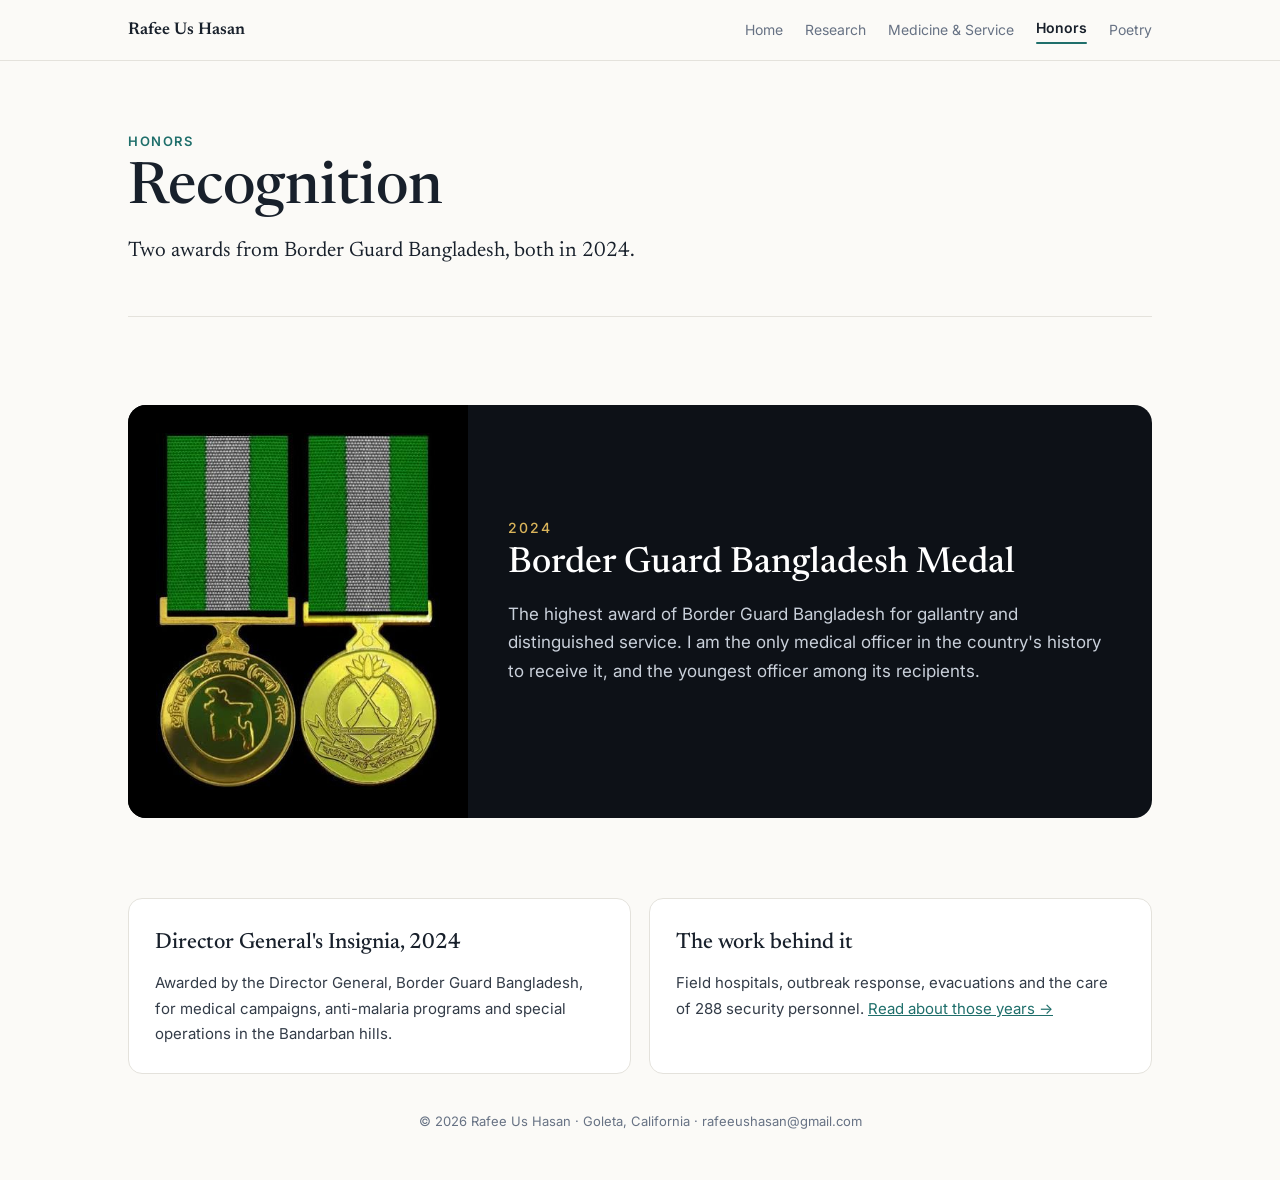
<file: honors.html>
<!DOCTYPE html>
<html lang="en">
<head>
<meta charset="utf-8">
<meta name="viewport" content="width=device-width, initial-scale=1">
<title>Honors — Rafee Us Hasan</title>
<link rel="preconnect" href="https://fonts.googleapis.com">
<link href="https://fonts.googleapis.com/css2?family=Newsreader:ital,opsz,wght@0,6..72,400;0,6..72,500;0,6..72,600;1,6..72,400&family=Inter:wght@400;500;600&display=swap" rel="stylesheet">
<link rel="stylesheet" href="style.css">
</head>
<body>
<div class="bar"><div class="wrap">
  <a class="name" href="index.html">Rafee Us Hasan</a>
  <button class="menu" onclick="document.getElementById('nav').classList.toggle('open')">Menu</button>
  <nav id="nav"><a href="index.html">Home</a><a href="research.html">Research</a><a href="medicine.html">Medicine &amp; Service</a><a href="honors.html" class="on">Honors</a><a href="poetry.html">Poetry</a></nav>
</div></div>
<div class="wrap">
  <header class="pagehead">
    <p class="eyebrow">Honors</p>
    <h1>Recognition</h1>
    <p>Two awards from Border Guard Bangladesh, both in 2024.</p>
  </header>
  <section id="honors">
    
    <div class="medal">
      <figure><img src="medal.jpg" alt="Border Guard Bangladesh Medal, obverse and reverse, on its green and silver ribbon"></figure>
      <div class="medal-text">
        <div class="yr">2024</div>
        <h3>Border Guard Bangladesh Medal</h3>
        <p>The highest award of Border Guard Bangladesh for gallantry and distinguished service. I am the only medical officer in the country's history to receive it, and the youngest officer among its recipients.</p>
      </div>
    </div>
  </section>
  <section>
    <div class="bring">
      <div class="c"><h4>Director General's Insignia, 2024</h4><p>Awarded by the Director General, Border Guard Bangladesh, for medical campaigns, anti-malaria programs and special operations in the Bandarban hills.</p></div>
      <div class="c"><h4>The work behind it</h4><p>Field hospitals, outbreak response, evacuations and the care of 288 security personnel. <a href="medicine.html">Read about those years →</a></p></div>
    </div>
  </section>

  <footer>© 2026 Rafee Us Hasan · Goleta, California · rafeeushasan@gmail.com</footer>
</div>

</body>
</html>
</file>
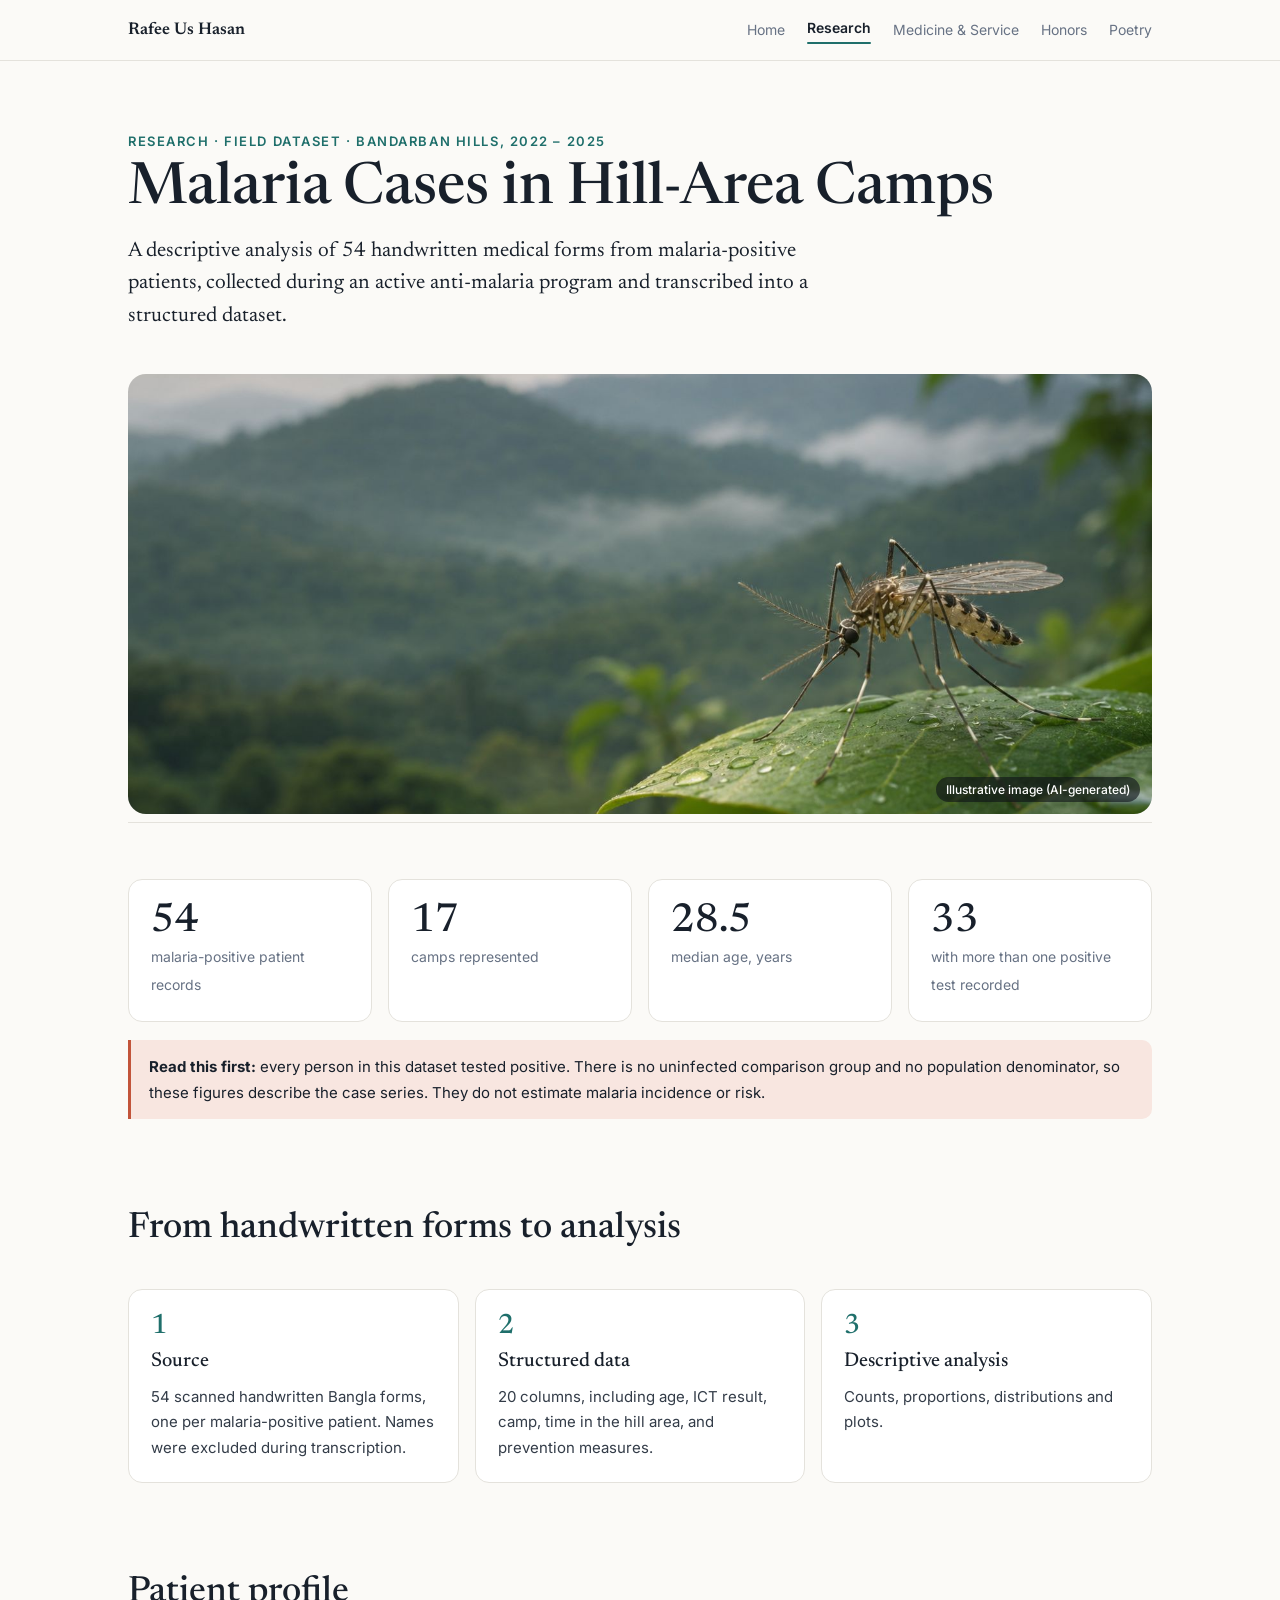
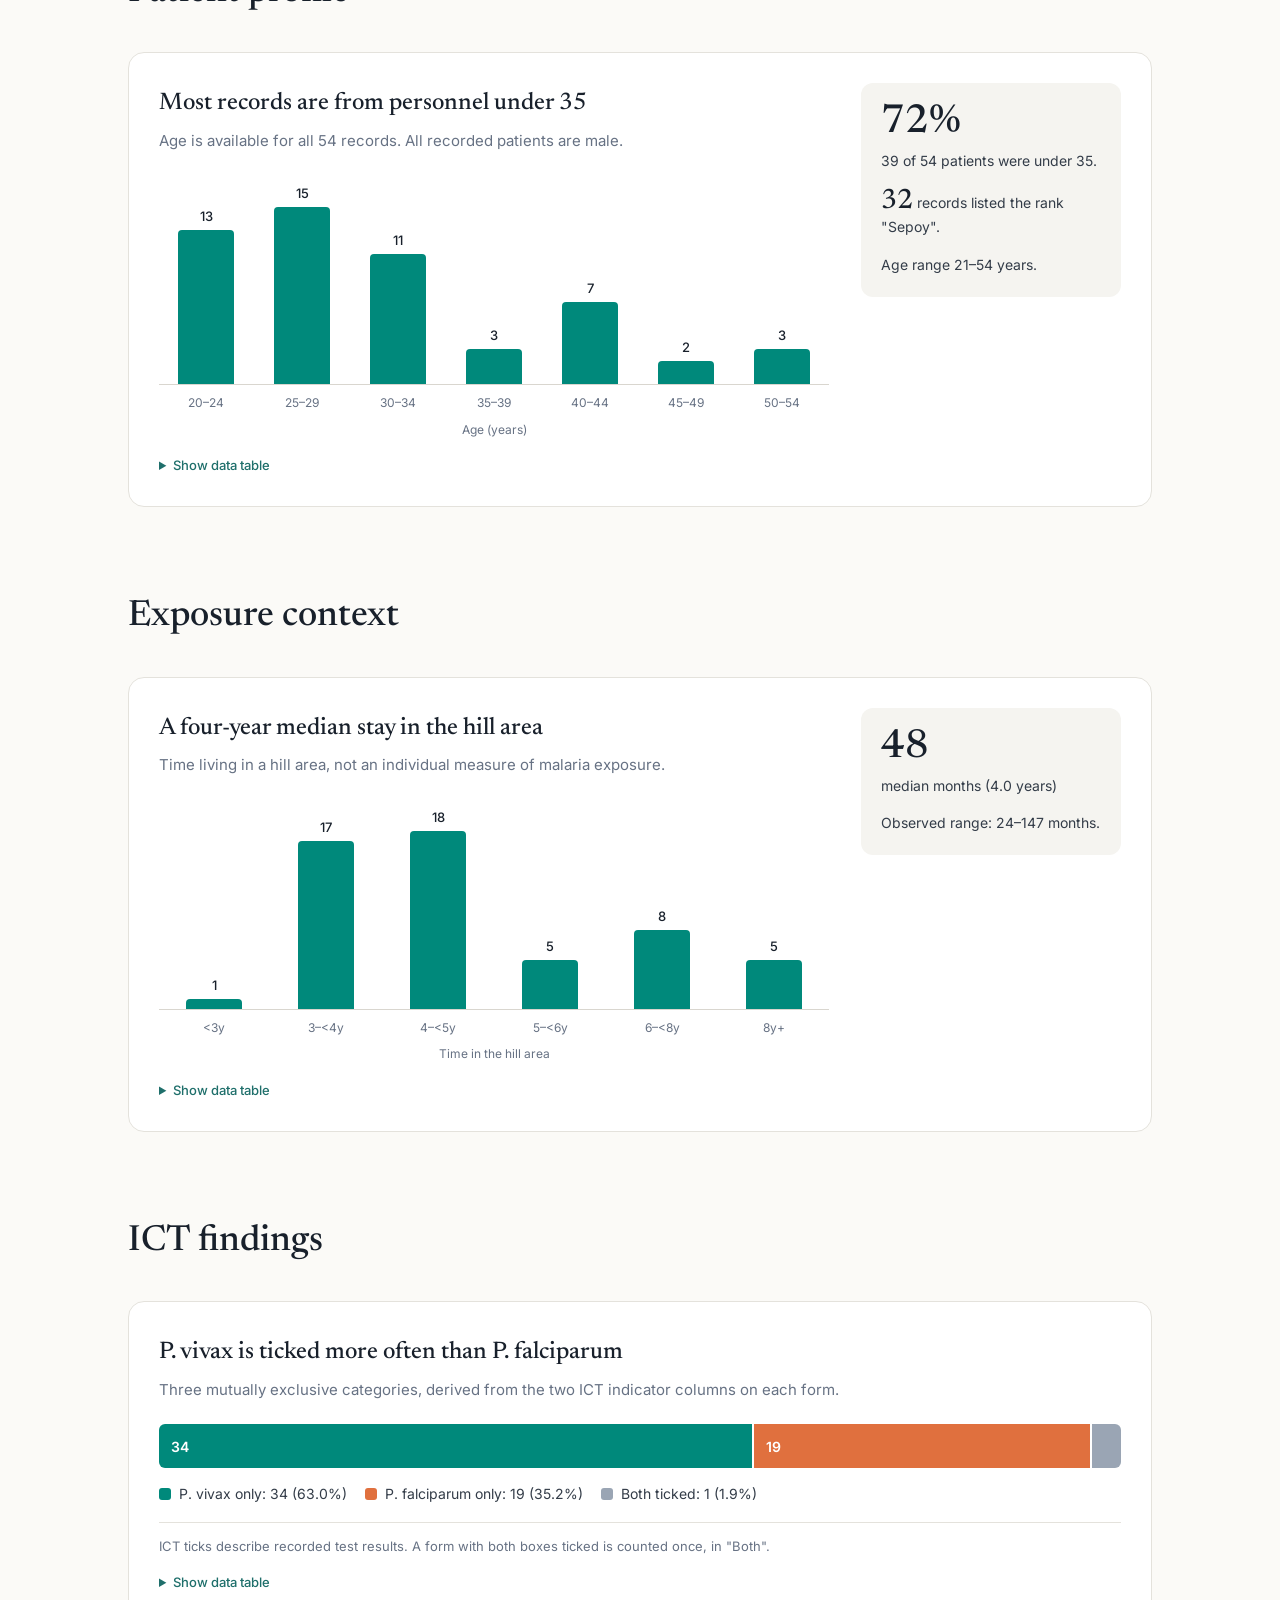
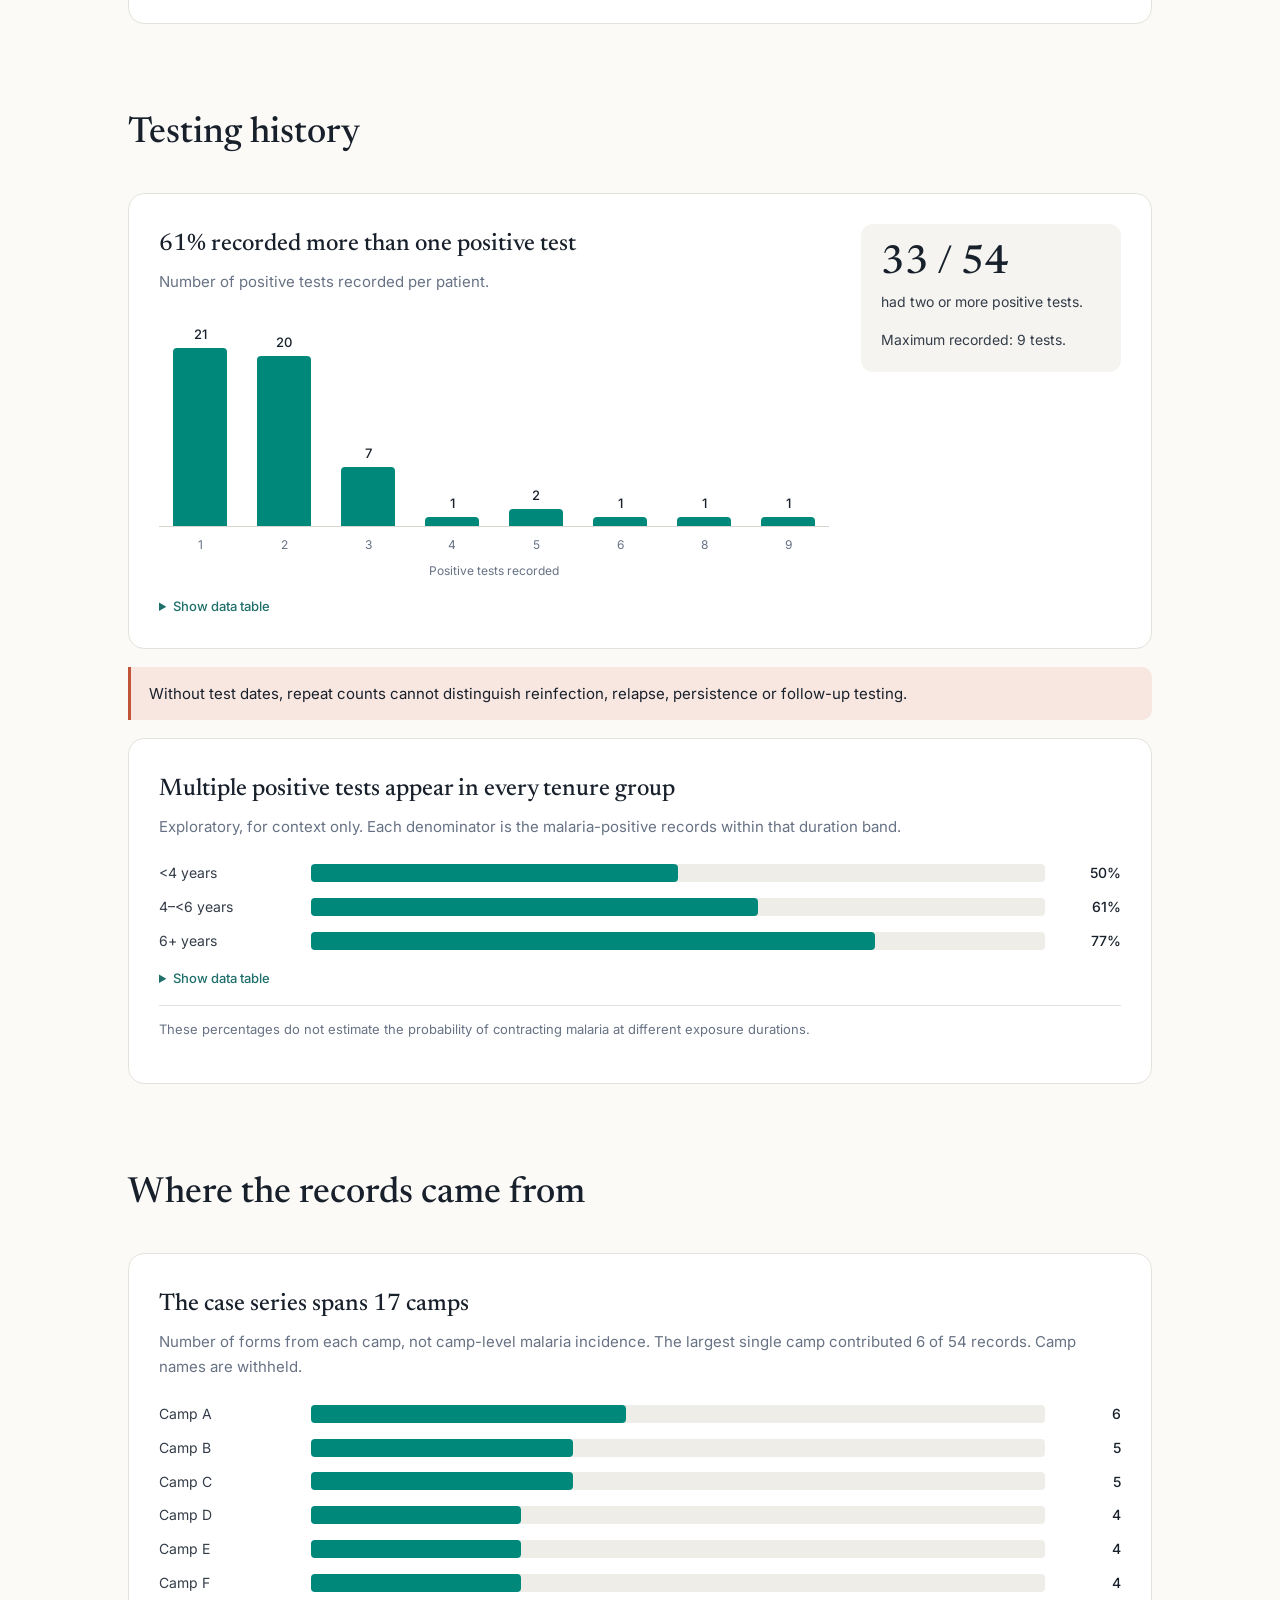
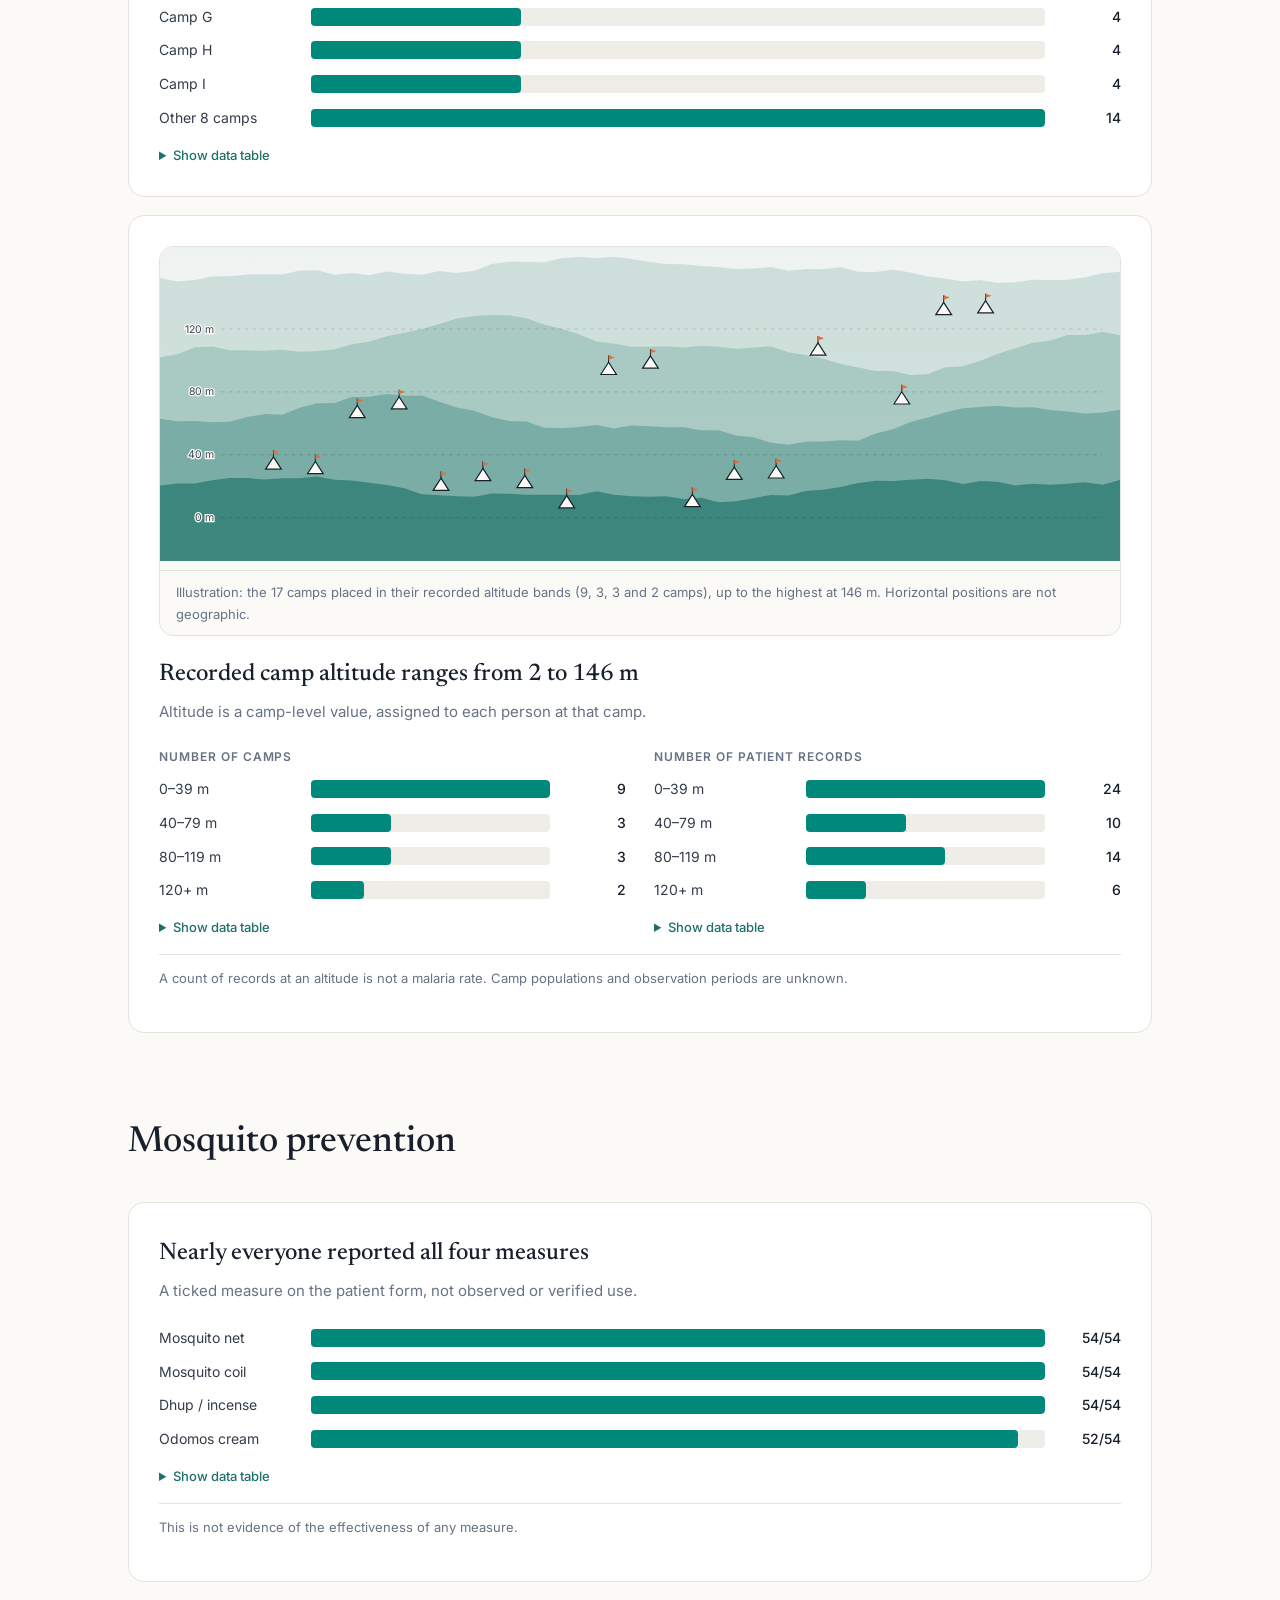
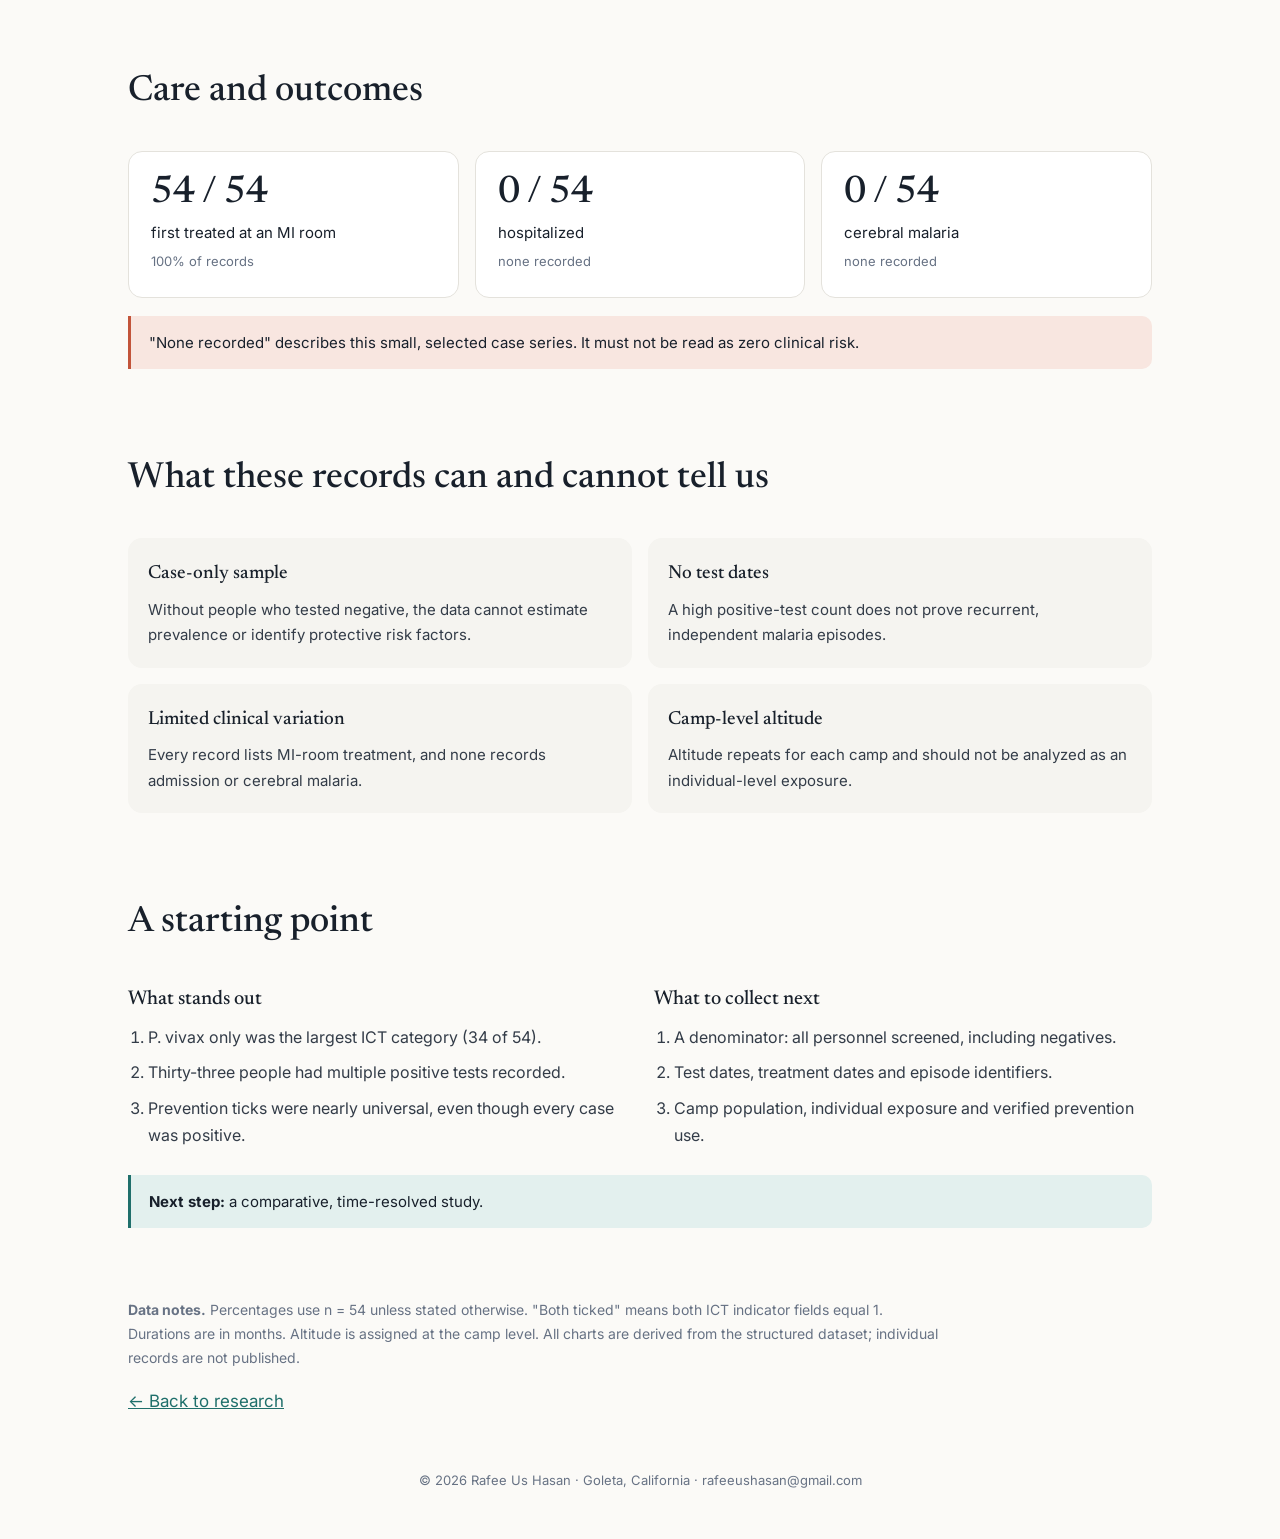
<file: malaria.html>
<!DOCTYPE html>
<html lang="en">
<head>
<meta charset="utf-8">
<meta name="viewport" content="width=device-width, initial-scale=1">
<title>Malaria Case Series — Rafee Us Hasan</title>
<link rel="preconnect" href="https://fonts.googleapis.com">
<link href="https://fonts.googleapis.com/css2?family=Newsreader:ital,opsz,wght@0,6..72,400;0,6..72,500;0,6..72,600;1,6..72,400&family=Inter:wght@400;500;600&display=swap" rel="stylesheet">
<link rel="stylesheet" href="style.css">
<style>
  :root{--s1:#00897b;--s2:#e0703e;--s3:#9aa5b4}
  .stats{display:grid;grid-template-columns:repeat(4,1fr);gap:16px;margin:8px 0 10px}
  .stat{background:var(--card);border:1px solid var(--line);border-radius:14px;padding:22px}
  .stat b{display:block;font:500 40px/1 Newsreader,serif;color:var(--ink)}
  .stat span{font-size:14px;color:var(--muted)}
  .callout{background:var(--coral-soft);border-left:3px solid var(--coral);border-radius:0 10px 10px 0;padding:14px 18px;font-size:15px;color:var(--ink);margin:18px 0 0}
  .flow{display:grid;grid-template-columns:repeat(3,1fr);gap:16px}
  .flow>div{background:var(--card);border:1px solid var(--line);border-radius:14px;padding:22px;position:relative}
  .flow .n{font:500 28px Newsreader,serif;color:var(--teal)}
  .flow h4{font-size:20px;margin:4px 0 6px}.flow p{margin:0;font-size:15px}
  .panel{display:grid;grid-template-columns:1fr 260px;gap:32px;background:var(--card);border:1px solid var(--line);border-radius:16px;padding:30px;align-items:start}
  .panel h3{font-size:24px;margin:0 0 4px}
  .panel .lead{font-size:15px;color:var(--muted);margin:0 0 22px}
  .side{background:#f5f4f0;border-radius:12px;padding:20px}
  .side b{display:block;font:500 40px/1 Newsreader,serif;color:var(--ink);margin-bottom:6px}
  .side p{margin:0 0 14px;font-size:14px}
  .side p:last-child{margin:0}
  .caveat{font-size:13px;color:var(--muted);margin-top:16px;border-top:1px solid var(--line);padding-top:12px}
  .ctitle{font-size:12px;font-weight:600;letter-spacing:.08em;text-transform:uppercase;color:var(--muted);margin:0 0 10px}
  /* vertical bars */
  .vbars{display:flex;align-items:flex-end;gap:10px;height:210px;border-bottom:1px solid #d9d6cf;padding:0 4px}
  .vb{flex:1;display:flex;flex-direction:column;align-items:center;justify-content:flex-end;height:100%;cursor:default}
  .vb .v{font:500 13px Inter;color:var(--ink);margin-bottom:6px}
  .vb i{display:block;width:72%;max-width:56px;background:var(--s1);border-radius:4px 4px 0 0;transition:opacity .15s}
  .vb:hover i{opacity:.75}
  .vlabels{display:flex;gap:10px;padding:8px 4px 0}
  .vlabels span{flex:1;text-align:center;font-size:12px;color:var(--muted)}
  .axisnote{font-size:12px;color:var(--muted);text-align:center;margin-top:6px}
  /* horizontal bars */
  .hbars{display:grid;gap:10px}
  .hb{display:grid;grid-template-columns:140px 1fr 64px;align-items:center;gap:12px;font-size:14px;cursor:default}
  .hb .track{background:#efede8;border-radius:4px;height:18px;overflow:hidden}
  .hb .fill{height:100%;background:var(--s1);border-radius:0 4px 4px 0}
  .hb:hover .fill{opacity:.75}
  .hb .val{font-weight:500;color:var(--ink);text-align:right}
  .hb .lab{color:var(--body)}
  /* stacked */
  .stack{display:flex;gap:2px;height:44px;border-radius:6px;overflow:hidden;margin:6px 0 14px}
  .stack div{height:100%;display:flex;align-items:center;padding-left:12px;color:#fff;font:600 14px Inter;cursor:default}
  .stack div:hover{opacity:.85}
  .legend{display:flex;flex-wrap:wrap;gap:18px;font-size:14px}
  .legend span{display:inline-flex;align-items:center;gap:8px}
  .legend i{width:12px;height:12px;border-radius:3px;display:inline-block}
  .duo{display:grid;grid-template-columns:1fr 1fr;gap:28px}
  .tiles3{display:grid;grid-template-columns:repeat(3,1fr);gap:16px}
  .tiles3 div{background:var(--card);border:1px solid var(--line);border-radius:14px;padding:22px}
  .tiles3 b{display:block;font:500 38px/1 Newsreader,serif;color:var(--ink)}
  .tiles3 span{display:block;font-size:15px;color:var(--ink);margin-top:8px}
  .tiles3 em{font-style:normal;font-size:13px;color:var(--muted)}
  .lim{display:grid;grid-template-columns:repeat(2,1fr);gap:16px}
  .lim div{background:#f5f4f0;border-radius:14px;padding:20px}
  .lim h4{font-size:19px;margin:0 0 6px}.lim p{margin:0;font-size:15px}
  .next{display:grid;grid-template-columns:1fr 1fr;gap:28px}
  .next ol{margin:0;padding-left:20px}.next li{margin:8px 0;font-size:16px}
  .next h4{font-size:20px;margin:0 0 4px}
  details.tbl{margin-top:14px;font-size:14px}
  details.tbl summary{cursor:pointer;color:var(--teal);font-weight:500;font-size:13px}
  details.tbl table{border-collapse:collapse;margin-top:8px;min-width:260px}
  details.tbl td,details.tbl th{border-top:1px solid var(--line);padding:6px 16px 6px 0;text-align:left}
  details.tbl th{font-weight:600;color:var(--ink)}

  .hero-img{margin:28px 0 0;border-radius:18px;overflow:hidden;position:relative;background:#e9e7e1}
  .hero-img img,.hero-img svg{display:block;width:100%;height:auto;max-height:440px;object-fit:cover}
  .hero-img figcaption{position:absolute;right:12px;bottom:12px;font:500 12px Inter;color:#fff;background:rgba(13,17,23,.6);padding:5px 10px;border-radius:99px}
  .illus{margin:0 0 18px;border-radius:14px;overflow:hidden;border:1px solid var(--line);background:#fbfaf7}
  .illus figcaption{font-size:13px;color:var(--muted);padding:10px 16px;border-top:1px solid var(--line)}
  #tip{position:fixed;pointer-events:none;background:var(--ink);color:#fff;font:500 13px Inter;padding:7px 10px;border-radius:6px;opacity:0;transition:opacity .1s;z-index:50;white-space:nowrap}
  .source{font-size:14px;color:var(--muted);max-width:820px}
  @media (max-width:900px){.stats{grid-template-columns:1fr 1fr}.flow,.panel,.duo,.tiles3,.lim,.next{grid-template-columns:1fr}.hb{grid-template-columns:110px 1fr 48px}}
</style>
</head>
<body>
<div class="bar"><div class="wrap">
  <a class="name" href="index.html">Rafee Us Hasan</a>
  <button class="menu" onclick="document.getElementById('nav').classList.toggle('open')">Menu</button>
  <nav id="nav"><a href="index.html">Home</a><a href="research.html" class="on">Research</a><a href="medicine.html">Medicine &amp; Service</a><a href="honors.html">Honors</a><a href="poetry.html">Poetry</a></nav>
</div></div>
<div class="wrap">
  <header class="pagehead">
    <p class="eyebrow">Research · Field dataset · Bandarban hills, 2022 – 2025</p>
    <h1>Malaria Cases in Hill-Area Camps</h1>
    <p>A descriptive analysis of 54 handwritten medical forms from malaria-positive patients, collected during an active anti-malaria program and transcribed into a structured dataset.</p>
    <figure class="hero-img"><img src="malaria_hero.jpg" alt="A mosquito on a leaf above forested hills"><figcaption>Illustrative image (AI-generated)</figcaption></figure>
  </header>

  <section style="padding-top:40px">
    <div class="stats">
      <div class="stat"><b>54</b><span>malaria-positive patient records</span></div>
      <div class="stat"><b>17</b><span>camps represented</span></div>
      <div class="stat"><b>28.5</b><span>median age, years</span></div>
      <div class="stat"><b>33</b><span>with more than one positive test recorded</span></div>
    </div>
    <p class="callout"><b>Read this first:</b> every person in this dataset tested positive. There is no uninfected comparison group and no population denominator, so these figures describe the case series. They do not estimate malaria incidence or risk.</p>
  </section>

  <section>
    <div class="sec-head"><h2>From handwritten forms to analysis</h2></div>
    <div class="flow">
      <div><div class="n">1</div><h4>Source</h4><p>54 scanned handwritten Bangla forms, one per malaria-positive patient. Names were excluded during transcription.</p></div>
      <div><div class="n">2</div><h4>Structured data</h4><p>20 columns, including age, ICT result, camp, time in the hill area, and prevention measures.</p></div>
      <div><div class="n">3</div><h4>Descriptive analysis</h4><p>Counts, proportions, distributions and plots.</p></div>
    </div>
  </section>

  <section>
    <div class="sec-head"><h2>Patient profile</h2></div>
    <div class="panel">
      <div>
        <h3>Most records are from personnel under 35</h3>
        <p class="lead">Age is available for all 54 records. All recorded patients are male.</p>
        <div class="chart" data-chart="age"></div>
      </div>
      <div class="side"><b>72%</b><p>39 of 54 patients were under 35.</p><p><b style="font-size:28px;display:inline">32</b> records listed the rank "Sepoy".</p><p>Age range 21–54 years.</p></div>
    </div>
  </section>

  <section>
    <div class="sec-head"><h2>Exposure context</h2></div>
    <div class="panel">
      <div>
        <h3>A four-year median stay in the hill area</h3>
        <p class="lead">Time living in a hill area, not an individual measure of malaria exposure.</p>
        <div class="chart" data-chart="duration"></div>
      </div>
      <div class="side"><b>48</b><p>median months (4.0 years)</p><p>Observed range: 24–147 months.</p></div>
    </div>
  </section>

  <section>
    <div class="sec-head"><h2>ICT findings</h2></div>
    <div class="panel" style="grid-template-columns:1fr">
      <div>
        <h3>P. vivax is ticked more often than P. falciparum</h3>
        <p class="lead">Three mutually exclusive categories, derived from the two ICT indicator columns on each form.</p>
        <div class="stack" id="ict"></div>
        <div class="legend">
          <span><i style="background:var(--s1)"></i>P. vivax only: 34 (63.0%)</span>
          <span><i style="background:var(--s2)"></i>P. falciparum only: 19 (35.2%)</span>
          <span><i style="background:var(--s3)"></i>Both ticked: 1 (1.9%)</span>
        </div>
        <p class="caveat">ICT ticks describe recorded test results. A form with both boxes ticked is counted once, in "Both".</p>
      </div>
    </div>
  </section>

  <section>
    <div class="sec-head"><h2>Testing history</h2></div>
    <div class="panel">
      <div>
        <h3>61% recorded more than one positive test</h3>
        <p class="lead">Number of positive tests recorded per patient.</p>
        <div class="chart" data-chart="tests"></div>
      </div>
      <div class="side"><b>33 / 54</b><p>had two or more positive tests.</p><p>Maximum recorded: 9 tests.</p></div>
    </div>
    <p class="callout">Without test dates, repeat counts cannot distinguish reinfection, relapse, persistence or follow-up testing.</p>

    <div class="panel" style="grid-template-columns:1fr;margin-top:18px">
      <div>
        <h3>Multiple positive tests appear in every tenure group</h3>
        <p class="lead">Exploratory, for context only. Each denominator is the malaria-positive records within that duration band.</p>
        <div class="chart" data-chart="tenure"></div>
        <p class="caveat">These percentages do not estimate the probability of contracting malaria at different exposure durations.</p>
      </div>
    </div>
  </section>

  <section>
    <div class="sec-head"><h2>Where the records came from</h2></div>
    <div class="panel" style="grid-template-columns:1fr">
      <div>
        <h3>The case series spans 17 camps</h3>
        <p class="lead">Number of forms from each camp, not camp-level malaria incidence. The largest single camp contributed 6 of 54 records. Camp names are withheld.</p>
        <div class="chart" data-chart="camps"></div>
      </div>
    </div>
    <div class="panel" style="grid-template-columns:1fr;margin-top:18px">
      <div>
        <figure class="illus"><svg viewBox="0 0 1100 360" width="100%" role="img" aria-label="Illustration of camps placed on hills by altitude band"><defs><linearGradient id="sky" x1="0" y1="0" x2="0" y2="1"><stop offset="0" stop-color="#eef3f1"/><stop offset="1" stop-color="#fbfaf7"/></linearGradient></defs><rect width="1100" height="360" fill="url(#sky)"/><path d="M0,360 L0,35.5 L20,39.4 L40,37.9 L60,33.5 L80,33.4 L100,31.6 L120,31.5 L140,31.4 L160,26.8 L180,26.5 L200,31.7 L220,29.9 L240,32.4 L260,28.2 L280,30.7 L300,31.7 L320,27.5 L340,29.9 L360,27.3 L380,19.4 L400,16.7 L420,17.3 L440,17.6 L460,12.8 L480,11.2 L500,12.5 L520,11.1 L540,13.8 L560,17.0 L580,19.5 L600,19.9 L620,21.7 L640,22.9 L660,25.2 L680,24.5 L700,22.8 L720,27.3 L740,25.2 L760,25.5 L780,22.9 L800,28.3 L820,28.6 L840,25.9 L860,29.2 L880,33.8 L900,36.1 L920,39.5 L940,37.9 L960,41.3 L980,40.4 L1000,37.5 L1020,37.8 L1040,37.5 L1060,34.8 L1080,30.2 L1100,28.3 L1100,360 Z" fill="#b9d3cd" opacity="0.6"/><path d="M0,360 L0,126.4 L20,122.8 L40,115.0 L60,113.9 L80,118.2 L100,118.3 L120,119.0 L140,117.8 L160,120.0 L180,119.3 L200,117.2 L220,111.3 L240,108.3 L260,102.4 L280,98.2 L300,93.9 L320,88.3 L340,81.9 L360,79.1 L380,77.8 L400,78.1 L420,81.5 L440,88.9 L460,93.7 L480,99.9 L500,108.4 L520,110.7 L540,114.3 L560,114.3 L580,113.7 L600,115.2 L620,113.1 L640,114.4 L660,116.7 L680,115.1 L700,113.6 L720,120.5 L740,123.8 L760,128.1 L780,134.1 L800,138.0 L820,142.1 L840,142.1 L860,146.8 L880,145.6 L900,137.7 L920,136.6 L940,130.4 L960,122.3 L980,116.0 L1000,109.6 L1020,107.1 L1040,100.9 L1060,100.8 L1080,97.3 L1100,101.0 L1100,360 Z" fill="#8bb8b0" opacity="0.55"/><path d="M0,360 L0,196.9 L20,199.6 L40,199.3 L60,200.9 L80,200.2 L100,194.9 L120,191.5 L140,192.3 L160,184.1 L180,178.9 L200,178.8 L220,171.8 L240,171.5 L260,168.5 L280,170.5 L300,170.3 L320,177.4 L340,184.0 L360,187.7 L380,194.7 L400,199.5 L420,200.0 L440,207.0 L460,207.6 L480,206.2 L500,204.0 L520,207.9 L540,204.5 L560,205.3 L580,206.4 L600,206.6 L620,210.0 L640,210.0 L660,216.1 L680,217.9 L700,224.3 L720,226.6 L740,223.1 L760,223.0 L780,221.3 L800,222.1 L820,213.7 L840,208.8 L860,200.4 L880,195.5 L900,189.3 L920,184.8 L940,183.4 L960,182.0 L980,184.0 L1000,183.7 L1020,186.9 L1040,188.4 L1060,190.7 L1080,189.7 L1100,186.6 L1100,360 Z" fill="#5a9c92" opacity="0.6"/><path d="M0,360 L0,273.4 L20,271.1 L40,271.0 L60,267.4 L80,264.7 L100,264.8 L120,266.5 L140,265.1 L160,265.1 L180,262.9 L200,266.7 L220,267.7 L240,270.1 L260,272.8 L280,276.4 L300,283.2 L320,284.6 L340,285.7 L360,286.2 L380,282.5 L400,282.7 L420,283.9 L440,283.8 L460,284.0 L480,284.1 L500,279.8 L520,283.8 L540,285.6 L560,286.1 L580,285.7 L600,288.8 L620,287.3 L640,292.4 L660,291.3 L680,287.8 L700,284.1 L720,284.8 L740,279.6 L760,278.1 L780,274.9 L800,270.3 L820,267.9 L840,268.0 L860,266.7 L880,265.5 L900,267.2 L920,271.5 L940,268.1 L960,269.1 L980,273.2 L1000,271.3 L1020,272.5 L1040,271.4 L1060,269.6 L1080,272.5 L1100,267.0 L1100,360 Z" fill="#2d7e75" opacity="0.8"/><line x1="70" y1="310.0" x2="1080" y2="310.0" stroke="#18202b" stroke-opacity=".2" stroke-dasharray="4 5"/><text x="62" y="314.0" font-size="12" fill="#3d4652" text-anchor="end" font-family="Inter" stroke="#fbfaf7" stroke-width="3" paint-order="stroke">0 m</text><line x1="70" y1="238.0" x2="1080" y2="238.0" stroke="#18202b" stroke-opacity=".2" stroke-dasharray="4 5"/><text x="62" y="242.0" font-size="12" fill="#3d4652" text-anchor="end" font-family="Inter" stroke="#fbfaf7" stroke-width="3" paint-order="stroke">40 m</text><line x1="70" y1="166.0" x2="1080" y2="166.0" stroke="#18202b" stroke-opacity=".2" stroke-dasharray="4 5"/><text x="62" y="170.0" font-size="12" fill="#3d4652" text-anchor="end" font-family="Inter" stroke="#fbfaf7" stroke-width="3" paint-order="stroke">80 m</text><line x1="70" y1="94.0" x2="1080" y2="94.0" stroke="#18202b" stroke-opacity=".2" stroke-dasharray="4 5"/><text x="62" y="98.0" font-size="12" fill="#3d4652" text-anchor="end" font-family="Inter" stroke="#fbfaf7" stroke-width="3" paint-order="stroke">120 m</text><g transform="translate(370,267.8)"><path d="M-9,0 L0,-14 L9,0 Z" fill="#fbfaf7" stroke="#18202b" stroke-width="1.4"/><line x1="0" y1="-14" x2="0" y2="-22" stroke="#18202b" stroke-width="1.2"/><path d="M0,-22 l7,2.5 l-7,2.5z" fill="#e0703e"/></g><g transform="translate(322,278.9)"><path d="M-9,0 L0,-14 L9,0 Z" fill="#fbfaf7" stroke="#18202b" stroke-width="1.4"/><line x1="0" y1="-14" x2="0" y2="-22" stroke="#18202b" stroke-width="1.2"/><path d="M0,-22 l7,2.5 l-7,2.5z" fill="#e0703e"/></g><g transform="translate(418,275.7)"><path d="M-9,0 L0,-14 L9,0 Z" fill="#fbfaf7" stroke="#18202b" stroke-width="1.4"/><line x1="0" y1="-14" x2="0" y2="-22" stroke="#18202b" stroke-width="1.2"/><path d="M0,-22 l7,2.5 l-7,2.5z" fill="#e0703e"/></g><g transform="translate(178,259.8)"><path d="M-9,0 L0,-14 L9,0 Z" fill="#fbfaf7" stroke="#18202b" stroke-width="1.4"/><line x1="0" y1="-14" x2="0" y2="-22" stroke="#18202b" stroke-width="1.2"/><path d="M0,-22 l7,2.5 l-7,2.5z" fill="#e0703e"/></g><g transform="translate(706,264.7)"><path d="M-9,0 L0,-14 L9,0 Z" fill="#fbfaf7" stroke="#18202b" stroke-width="1.4"/><line x1="0" y1="-14" x2="0" y2="-22" stroke="#18202b" stroke-width="1.2"/><path d="M0,-22 l7,2.5 l-7,2.5z" fill="#e0703e"/></g><g transform="translate(658,266.2)"><path d="M-9,0 L0,-14 L9,0 Z" fill="#fbfaf7" stroke="#18202b" stroke-width="1.4"/><line x1="0" y1="-14" x2="0" y2="-22" stroke="#18202b" stroke-width="1.2"/><path d="M0,-22 l7,2.5 l-7,2.5z" fill="#e0703e"/></g><g transform="translate(130,254.6)"><path d="M-9,0 L0,-14 L9,0 Z" fill="#fbfaf7" stroke="#18202b" stroke-width="1.4"/><line x1="0" y1="-14" x2="0" y2="-22" stroke="#18202b" stroke-width="1.2"/><path d="M0,-22 l7,2.5 l-7,2.5z" fill="#e0703e"/></g><g transform="translate(610,297.5)"><path d="M-9,0 L0,-14 L9,0 Z" fill="#fbfaf7" stroke="#18202b" stroke-width="1.4"/><line x1="0" y1="-14" x2="0" y2="-22" stroke="#18202b" stroke-width="1.2"/><path d="M0,-22 l7,2.5 l-7,2.5z" fill="#e0703e"/></g><g transform="translate(466,299.0)"><path d="M-9,0 L0,-14 L9,0 Z" fill="#fbfaf7" stroke="#18202b" stroke-width="1.4"/><line x1="0" y1="-14" x2="0" y2="-22" stroke="#18202b" stroke-width="1.2"/><path d="M0,-22 l7,2.5 l-7,2.5z" fill="#e0703e"/></g><g transform="translate(850,179.9)"><path d="M-9,0 L0,-14 L9,0 Z" fill="#fbfaf7" stroke="#18202b" stroke-width="1.4"/><line x1="0" y1="-14" x2="0" y2="-22" stroke="#18202b" stroke-width="1.2"/><path d="M0,-22 l7,2.5 l-7,2.5z" fill="#e0703e"/></g><g transform="translate(226,195.5)"><path d="M-9,0 L0,-14 L9,0 Z" fill="#fbfaf7" stroke="#18202b" stroke-width="1.4"/><line x1="0" y1="-14" x2="0" y2="-22" stroke="#18202b" stroke-width="1.2"/><path d="M0,-22 l7,2.5 l-7,2.5z" fill="#e0703e"/></g><g transform="translate(274,185.6)"><path d="M-9,0 L0,-14 L9,0 Z" fill="#fbfaf7" stroke="#18202b" stroke-width="1.4"/><line x1="0" y1="-14" x2="0" y2="-22" stroke="#18202b" stroke-width="1.2"/><path d="M0,-22 l7,2.5 l-7,2.5z" fill="#e0703e"/></g><g transform="translate(562,138.8)"><path d="M-9,0 L0,-14 L9,0 Z" fill="#fbfaf7" stroke="#18202b" stroke-width="1.4"/><line x1="0" y1="-14" x2="0" y2="-22" stroke="#18202b" stroke-width="1.2"/><path d="M0,-22 l7,2.5 l-7,2.5z" fill="#e0703e"/></g><g transform="translate(754,124.0)"><path d="M-9,0 L0,-14 L9,0 Z" fill="#fbfaf7" stroke="#18202b" stroke-width="1.4"/><line x1="0" y1="-14" x2="0" y2="-22" stroke="#18202b" stroke-width="1.2"/><path d="M0,-22 l7,2.5 l-7,2.5z" fill="#e0703e"/></g><g transform="translate(514,146.1)"><path d="M-9,0 L0,-14 L9,0 Z" fill="#fbfaf7" stroke="#18202b" stroke-width="1.4"/><line x1="0" y1="-14" x2="0" y2="-22" stroke="#18202b" stroke-width="1.2"/><path d="M0,-22 l7,2.5 l-7,2.5z" fill="#e0703e"/></g><g transform="translate(898,77.4)"><path d="M-9,0 L0,-14 L9,0 Z" fill="#fbfaf7" stroke="#18202b" stroke-width="1.4"/><line x1="0" y1="-14" x2="0" y2="-22" stroke="#18202b" stroke-width="1.2"/><path d="M0,-22 l7,2.5 l-7,2.5z" fill="#e0703e"/></g><g transform="translate(946,75.5)"><path d="M-9,0 L0,-14 L9,0 Z" fill="#fbfaf7" stroke="#18202b" stroke-width="1.4"/><line x1="0" y1="-14" x2="0" y2="-22" stroke="#18202b" stroke-width="1.2"/><path d="M0,-22 l7,2.5 l-7,2.5z" fill="#e0703e"/></g></svg><figcaption>Illustration: the 17 camps placed in their recorded altitude bands (9, 3, 3 and 2 camps), up to the highest at 146 m. Horizontal positions are not geographic.</figcaption></figure>
        <h3>Recorded camp altitude ranges from 2 to 146 m</h3>
        <p class="lead">Altitude is a camp-level value, assigned to each person at that camp.</p>
        <div class="duo">
          <div><p class="ctitle">Number of camps</p><div class="chart" data-chart="altCamps"></div></div>
          <div><p class="ctitle">Number of patient records</p><div class="chart" data-chart="altPatients"></div></div>
        </div>
        <p class="caveat">A count of records at an altitude is not a malaria rate. Camp populations and observation periods are unknown.</p>
      </div>
    </div>
  </section>

  <section>
    <div class="sec-head"><h2>Mosquito prevention</h2></div>
    <div class="panel" style="grid-template-columns:1fr">
      <div>
        <h3>Nearly everyone reported all four measures</h3>
        <p class="lead">A ticked measure on the patient form, not observed or verified use.</p>
        <div class="chart" data-chart="prevention"></div>
        <p class="caveat">This is not evidence of the effectiveness of any measure.</p>
      </div>
    </div>
  </section>

  <section>
    <div class="sec-head"><h2>Care and outcomes</h2></div>
    <div class="tiles3">
      <div><b>54 / 54</b><span>first treated at an MI room</span><em>100% of records</em></div>
      <div><b>0 / 54</b><span>hospitalized</span><em>none recorded</em></div>
      <div><b>0 / 54</b><span>cerebral malaria</span><em>none recorded</em></div>
    </div>
    <p class="callout">"None recorded" describes this small, selected case series. It must not be read as zero clinical risk.</p>
  </section>

  <section>
    <div class="sec-head"><h2>What these records can and cannot tell us</h2></div>
    <div class="lim">
      <div><h4>Case-only sample</h4><p>Without people who tested negative, the data cannot estimate prevalence or identify protective risk factors.</p></div>
      <div><h4>No test dates</h4><p>A high positive-test count does not prove recurrent, independent malaria episodes.</p></div>
      <div><h4>Limited clinical variation</h4><p>Every record lists MI-room treatment, and none records admission or cerebral malaria.</p></div>
      <div><h4>Camp-level altitude</h4><p>Altitude repeats for each camp and should not be analyzed as an individual-level exposure.</p></div>
    </div>
  </section>

  <section>
    <div class="sec-head"><h2>A starting point</h2></div>
    <div class="next">
      <div><h4>What stands out</h4><ol><li>P. vivax only was the largest ICT category (34 of 54).</li><li>Thirty-three people had multiple positive tests recorded.</li><li>Prevention ticks were nearly universal, even though every case was positive.</li></ol></div>
      <div><h4>What to collect next</h4><ol><li>A denominator: all personnel screened, including negatives.</li><li>Test dates, treatment dates and episode identifiers.</li><li>Camp population, individual exposure and verified prevention use.</li></ol></div>
    </div>
    <p class="callout" style="background:var(--teal-soft);border-color:var(--teal)"><b>Next step:</b> a comparative, time-resolved study.</p>
  </section>

  <section style="padding-top:56px">
    <p class="source"><b>Data notes.</b> Percentages use n = 54 unless stated otherwise. "Both ticked" means both ICT indicator fields equal 1. Durations are in months. Altitude is assigned at the camp level. All charts are derived from the structured dataset; individual records are not published.</p>
    <p><a href="research.html">← Back to research</a></p>
  </section>

  <footer>© 2026 Rafee Us Hasan · Goleta, California · rafeeushasan@gmail.com</footer>
</div>
<div id="tip"></div>

<script>
const N = 54;
const DATA = {
  age:       {type:'v', unit:'records', axis:'Age (years)', rows:[['20–24',13],['25–29',15],['30–34',11],['35–39',3],['40–44',7],['45–49',2],['50–54',3]]},
  duration:  {type:'v', unit:'records', axis:'Time in the hill area', rows:[['<3y',1],['3–<4y',17],['4–<5y',18],['5–<6y',5],['6–<8y',8],['8y+',5]]},
  tests:     {type:'v', unit:'patients', axis:'Positive tests recorded', rows:[['1',21],['2',20],['3',7],['4',1],['5',2],['6',1],['8',1],['9',1]]},
  tenure:    {type:'h', pct:true, rows:[['<4 years',9,18],['4–<6 years',14,23],['6+ years',10,13]]},
  camps:     {type:'h', unit:'records', rows:[['Camp A',6],['Camp B',5],['Camp C',5],['Camp D',4],['Camp E',4],['Camp F',4],['Camp G',4],['Camp H',4],['Camp I',4],['Other 8 camps',14]]},
  altCamps:  {type:'h', unit:'camps', max:9, rows:[['0–39 m',9],['40–79 m',3],['80–119 m',3],['120+ m',2]]},
  altPatients:{type:'h', unit:'records', max:24, rows:[['0–39 m',24],['40–79 m',10],['80–119 m',14],['120+ m',6]]},
  prevention:{type:'h', of:N, rows:[['Mosquito net',54],['Mosquito coil',54],['Dhup / incense',54],['Odomos cream',52]]}
};
const tip = document.getElementById('tip');
function bindTip(el, text){
  el.addEventListener('mousemove', e => { tip.textContent = text; tip.style.opacity = 1; tip.style.left = (e.clientX + 14) + 'px'; tip.style.top = (e.clientY - 34) + 'px'; });
  el.addEventListener('mouseleave', () => tip.style.opacity = 0);
}
function table(rows, head){
  const d = document.createElement('details'); d.className = 'tbl';
  d.innerHTML = '<summary>Show data table</summary><table><tr>' + head.map(h => `<th>${h}</th>`).join('') + '</tr>' +
    rows.map(r => '<tr>' + r.map(c => `<td>${c}</td>`).join('') + '</tr>').join('') + '</table>';
  return d;
}
document.querySelectorAll('[data-chart]').forEach(host => {
  const c = DATA[host.dataset.chart];
  if (c.type === 'v'){
    const max = Math.max(...c.rows.map(r => r[1]));
    const bars = document.createElement('div'); bars.className = 'vbars';
    const labs = document.createElement('div'); labs.className = 'vlabels';
    c.rows.forEach(([k, v]) => {
      const b = document.createElement('div'); b.className = 'vb';
      b.innerHTML = `<span class="v">${v}</span><i style="height:${(v / max * 85).toFixed(1)}%"></i>`;
      bindTip(b, `${k}: ${v} ${c.unit} (${(v / N * 100).toFixed(1)}%)`);
      bars.appendChild(b);
      labs.insertAdjacentHTML('beforeend', `<span>${k}</span>`);
    });
    host.append(bars, labs);
    host.insertAdjacentHTML('beforeend', `<div class="axisnote">${c.axis}</div>`);
    host.appendChild(table(c.rows.map(([k, v]) => [k, v, (v / N * 100).toFixed(1) + '%']), [c.axis, 'Count', '% of 54']));
  } else {
    const wrap = document.createElement('div'); wrap.className = 'hbars';
    const max = c.pct ? 1 : (c.of || c.max || Math.max(...c.rows.map(r => r[1])));
    c.rows.forEach(r => {
      const [k, v, d] = r;
      const frac = c.pct ? v / d : v / max;
      const val = c.pct ? `${Math.round(v / d * 100)}%` : (c.of ? `${v}/${c.of}` : v);
      const row = document.createElement('div'); row.className = 'hb';
      row.innerHTML = `<span class="lab">${k}</span><span class="track"><span class="fill" style="display:block;width:${(frac * 100).toFixed(1)}%"></span></span><span class="val">${val}</span>`;
      bindTip(row, c.pct ? `${k}: ${v} of ${d} records had more than one positive test` : (c.of ? `${k}: ticked on ${v} of ${c.of} forms` : `${k}: ${v} ${c.unit}`));
      wrap.appendChild(row);
    });
    host.appendChild(wrap);
    host.appendChild(table(c.rows.map(r => c.pct ? [r[0], `${r[1]} / ${r[2]}`, Math.round(r[1] / r[2] * 100) + '%'] : [r[0], r[1]]), c.pct ? ['Duration band', 'More than one test', '%'] : ['Category', 'Count']));
  }
});
// ICT stacked bar
const ict = [['P. vivax only',34,'var(--s1)'],['P. falciparum only',19,'var(--s2)'],['Both ticked',1,'var(--s3)']];
const st = document.getElementById('ict');
ict.forEach(([k, v, col]) => {
  const d = document.createElement('div');
  d.style.flex = v; d.style.background = col;
  d.textContent = v >= 5 ? v : '';
  bindTip(d, `${k}: ${v} of 54 (${(v / 54 * 100).toFixed(1)}%)`);
  st.appendChild(d);
});
st.parentElement.appendChild(table(ict.map(([k, v]) => [k, v, (v / 54 * 100).toFixed(1) + '%']), ['ICT result', 'Count', '% of 54']));
</script>
</body>
</html>
</file>
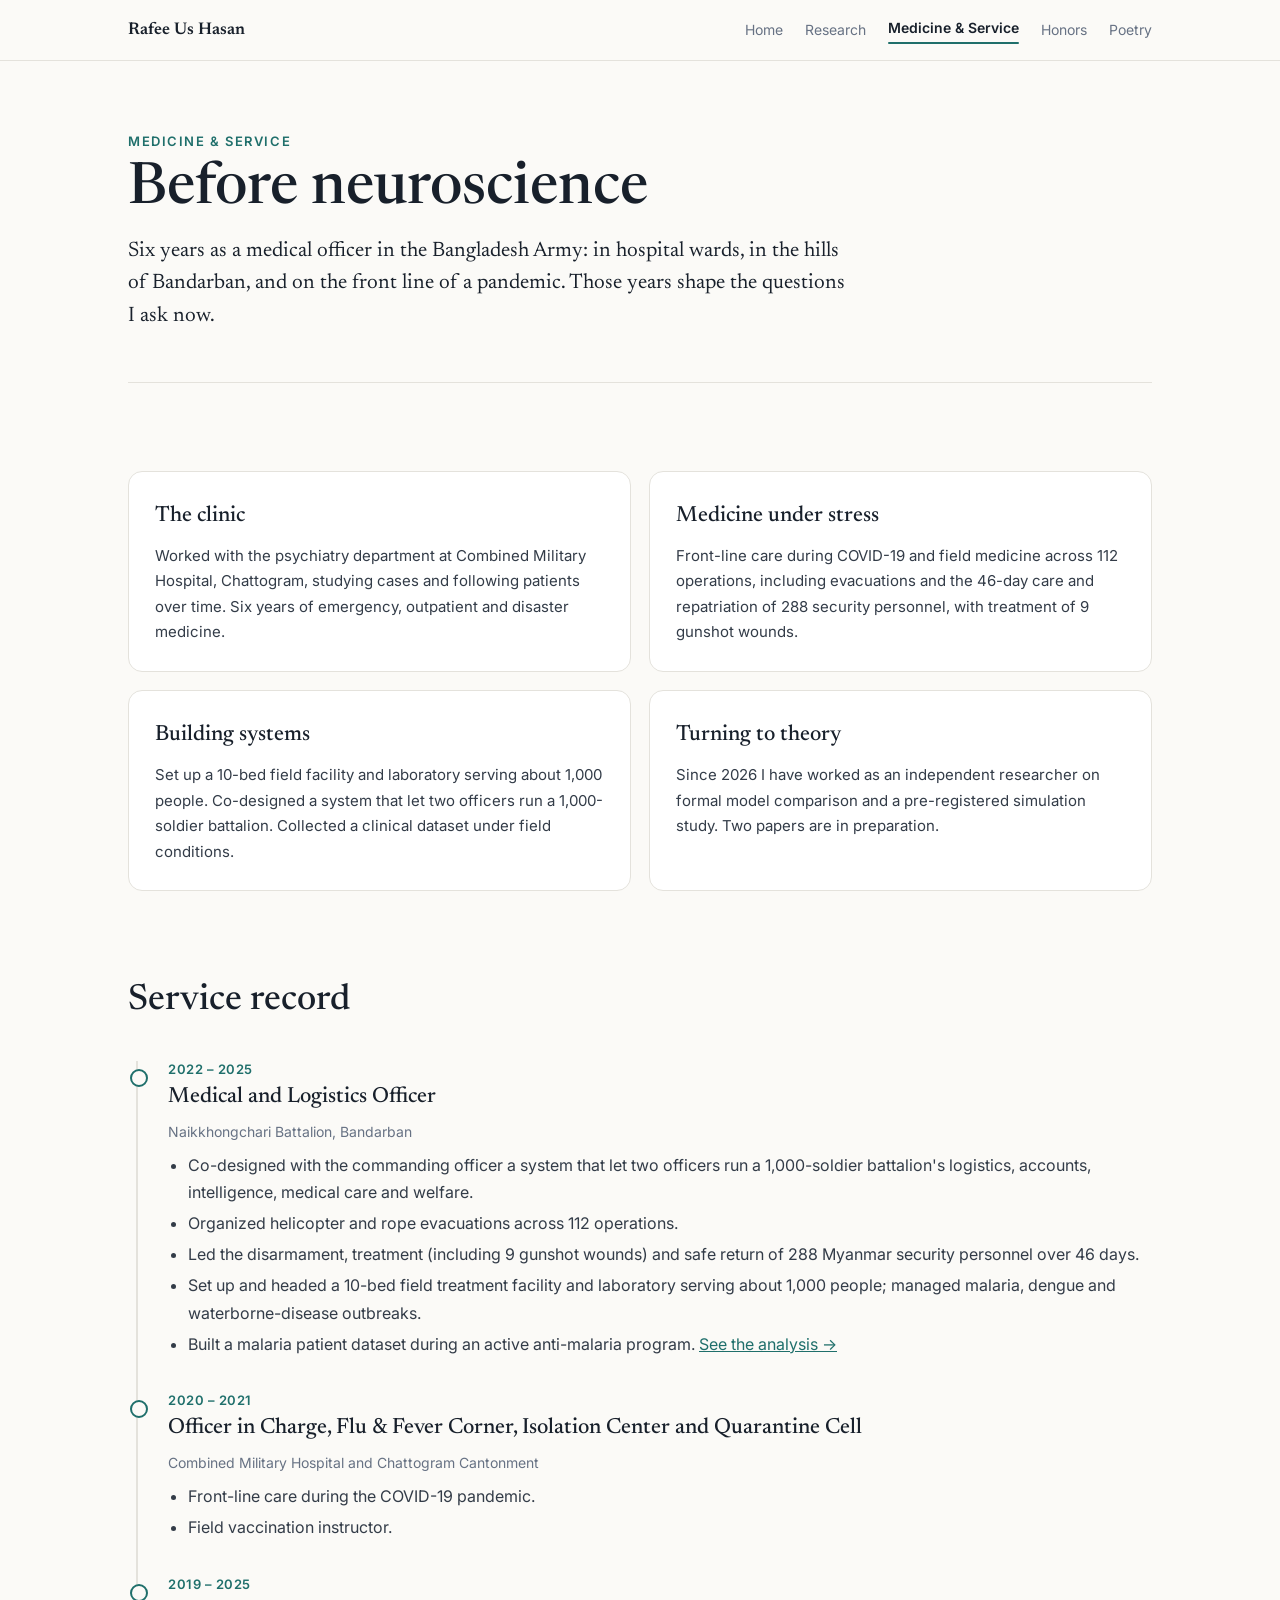
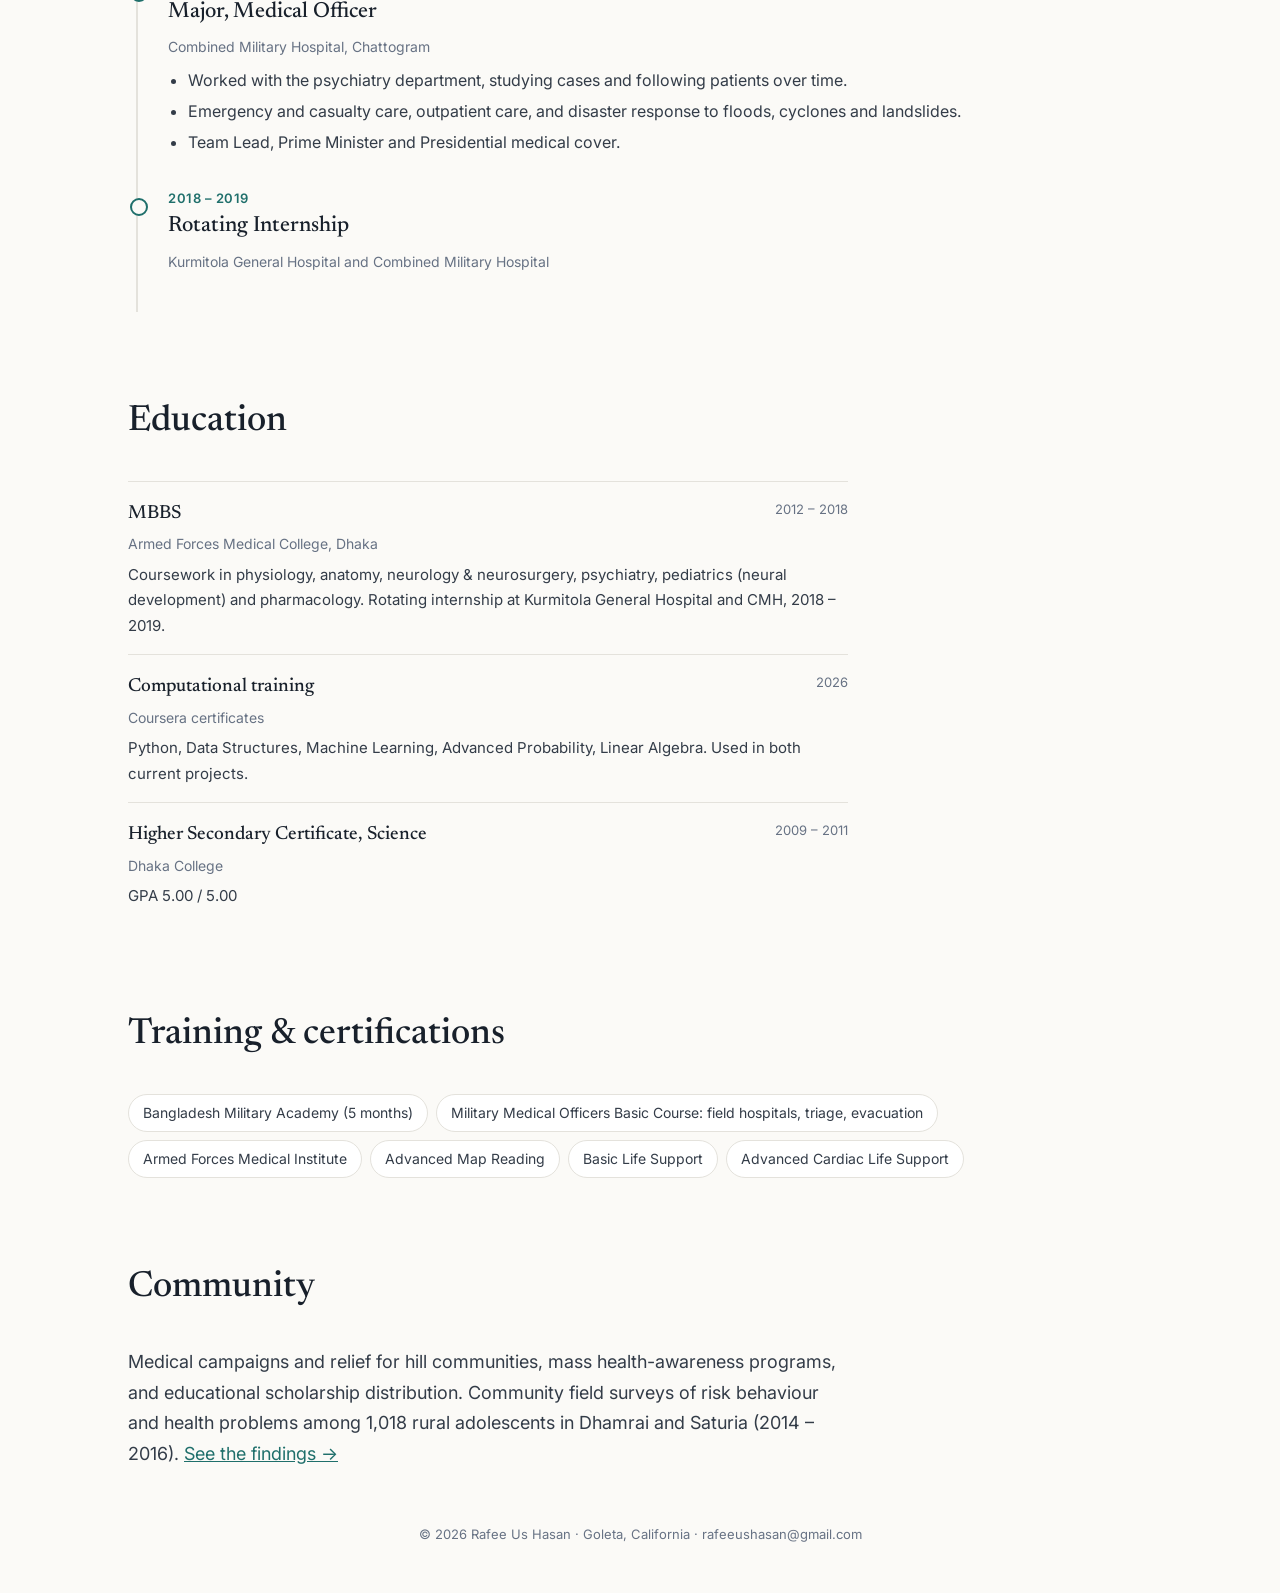
<file: medicine.html>
<!DOCTYPE html>
<html lang="en">
<head>
<meta charset="utf-8">
<meta name="viewport" content="width=device-width, initial-scale=1">
<title>Medicine &amp; Service — Rafee Us Hasan</title>
<link rel="preconnect" href="https://fonts.googleapis.com">
<link href="https://fonts.googleapis.com/css2?family=Newsreader:ital,opsz,wght@0,6..72,400;0,6..72,500;0,6..72,600;1,6..72,400&family=Inter:wght@400;500;600&display=swap" rel="stylesheet">
<link rel="stylesheet" href="style.css">
</head>
<body>
<div class="bar"><div class="wrap">
  <a class="name" href="index.html">Rafee Us Hasan</a>
  <button class="menu" onclick="document.getElementById('nav').classList.toggle('open')">Menu</button>
  <nav id="nav"><a href="index.html">Home</a><a href="research.html">Research</a><a href="medicine.html" class="on">Medicine &amp; Service</a><a href="honors.html">Honors</a><a href="poetry.html">Poetry</a></nav>
</div></div>
<div class="wrap">
  <header class="pagehead">
    <p class="eyebrow">Medicine &amp; Service</p>
    <h1>Before neuroscience</h1>
    <p>Six years as a medical officer in the Bangladesh Army: in hospital wards, in the hills of Bandarban, and on the front line of a pandemic. Those years shape the questions I ask now.</p>
  </header>

  <section>
    <div class="bring">
      <div class="c"><h4>The clinic</h4><p>Worked with the psychiatry department at Combined Military Hospital, Chattogram, studying cases and following patients over time. Six years of emergency, outpatient and disaster medicine.</p></div>
      <div class="c"><h4>Medicine under stress</h4><p>Front-line care during COVID-19 and field medicine across 112 operations, including evacuations and the 46-day care and repatriation of 288 security personnel, with treatment of 9 gunshot wounds.</p></div>
      <div class="c"><h4>Building systems</h4><p>Set up a 10-bed field facility and laboratory serving about 1,000 people. Co-designed a system that let two officers run a 1,000-soldier battalion. Collected a clinical dataset under field conditions.</p></div>
      <div class="c"><h4>Turning to theory</h4><p>Since 2026 I have worked as an independent researcher on formal model comparison and a pre-registered simulation study. Two papers are in preparation.</p></div>
    </div>
  </section>

  <section>
    <div class="sec-head"><h2>Service record</h2></div>
    <div class="timeline">
      <div class="tl"><div class="when">2022 – 2025</div><h4>Medical and Logistics Officer</h4><div class="where">Naikkhongchari Battalion, Bandarban</div>
        <ul>
          <li>Co-designed with the commanding officer a system that let two officers run a 1,000-soldier battalion's logistics, accounts, intelligence, medical care and welfare.</li>
          <li>Organized helicopter and rope evacuations across 112 operations.</li>
          <li>Led the disarmament, treatment (including 9 gunshot wounds) and safe return of 288 Myanmar security personnel over 46 days.</li>
          <li>Set up and headed a 10-bed field treatment facility and laboratory serving about 1,000 people; managed malaria, dengue and waterborne-disease outbreaks.</li>
          <li>Built a malaria patient dataset during an active anti-malaria program. <a href="malaria.html">See the analysis →</a></li>
        </ul></div>
      <div class="tl"><div class="when">2020 – 2021</div><h4>Officer in Charge, Flu &amp; Fever Corner, Isolation Center and Quarantine Cell</h4><div class="where">Combined Military Hospital and Chattogram Cantonment</div>
        <ul><li>Front-line care during the COVID-19 pandemic.</li><li>Field vaccination instructor.</li></ul></div>
      <div class="tl"><div class="when">2019 – 2025</div><h4>Major, Medical Officer</h4><div class="where">Combined Military Hospital, Chattogram</div>
        <ul>
          <li>Worked with the psychiatry department, studying cases and following patients over time.</li>
          <li>Emergency and casualty care, outpatient care, and disaster response to floods, cyclones and landslides.</li>
          <li>Team Lead, Prime Minister and Presidential medical cover.</li>
        </ul></div>
      <div class="tl"><div class="when">2018 – 2019</div><h4>Rotating Internship</h4><div class="where">Kurmitola General Hospital and Combined Military Hospital</div></div>
    </div>
  </section>

  <section>
    <div class="sec-head"><h2>Education</h2></div>
    <div class="prose">
        <div class="entry"><div class="top"><h4>MBBS</h4><span class="when">2012 – 2018</span></div><div class="where">Armed Forces Medical College, Dhaka</div><p>Coursework in physiology, anatomy, neurology &amp; neurosurgery, psychiatry, pediatrics (neural development) and pharmacology. Rotating internship at Kurmitola General Hospital and CMH, 2018 – 2019.</p></div>
        <div class="entry"><div class="top"><h4>Computational training</h4><span class="when">2026</span></div><div class="where">Coursera certificates</div><p>Python, Data Structures, Machine Learning, Advanced Probability, Linear Algebra. Used in both current projects.</p></div>
        <div class="entry"><div class="top"><h4>Higher Secondary Certificate, Science</h4><span class="when">2009 – 2011</span></div><div class="where">Dhaka College</div><p>GPA 5.00 / 5.00</p></div>
      </div>
  </section>

  <section>
    <div class="sec-head"><h2>Training &amp; certifications</h2></div>
    <div class="certs"><span>Bangladesh Military Academy (5 months)</span><span>Military Medical Officers Basic Course: field hospitals, triage, evacuation</span><span>Armed Forces Medical Institute</span><span>Advanced Map Reading</span><span>Basic Life Support</span><span>Advanced Cardiac Life Support</span></div>
  </section>

  <section>
    <div class="sec-head"><h2>Community</h2></div>
    <p class="prose">Medical campaigns and relief for hill communities, mass health-awareness programs, and educational scholarship distribution. Community field surveys of risk behaviour and health problems among 1,018 rural adolescents in Dhamrai and Saturia (2014 – 2016). <a href="adolescent.html">See the findings →</a></p>
  </section>

  <footer>© 2026 Rafee Us Hasan · Goleta, California · rafeeushasan@gmail.com</footer>
</div>

</body>
</html>
</file>
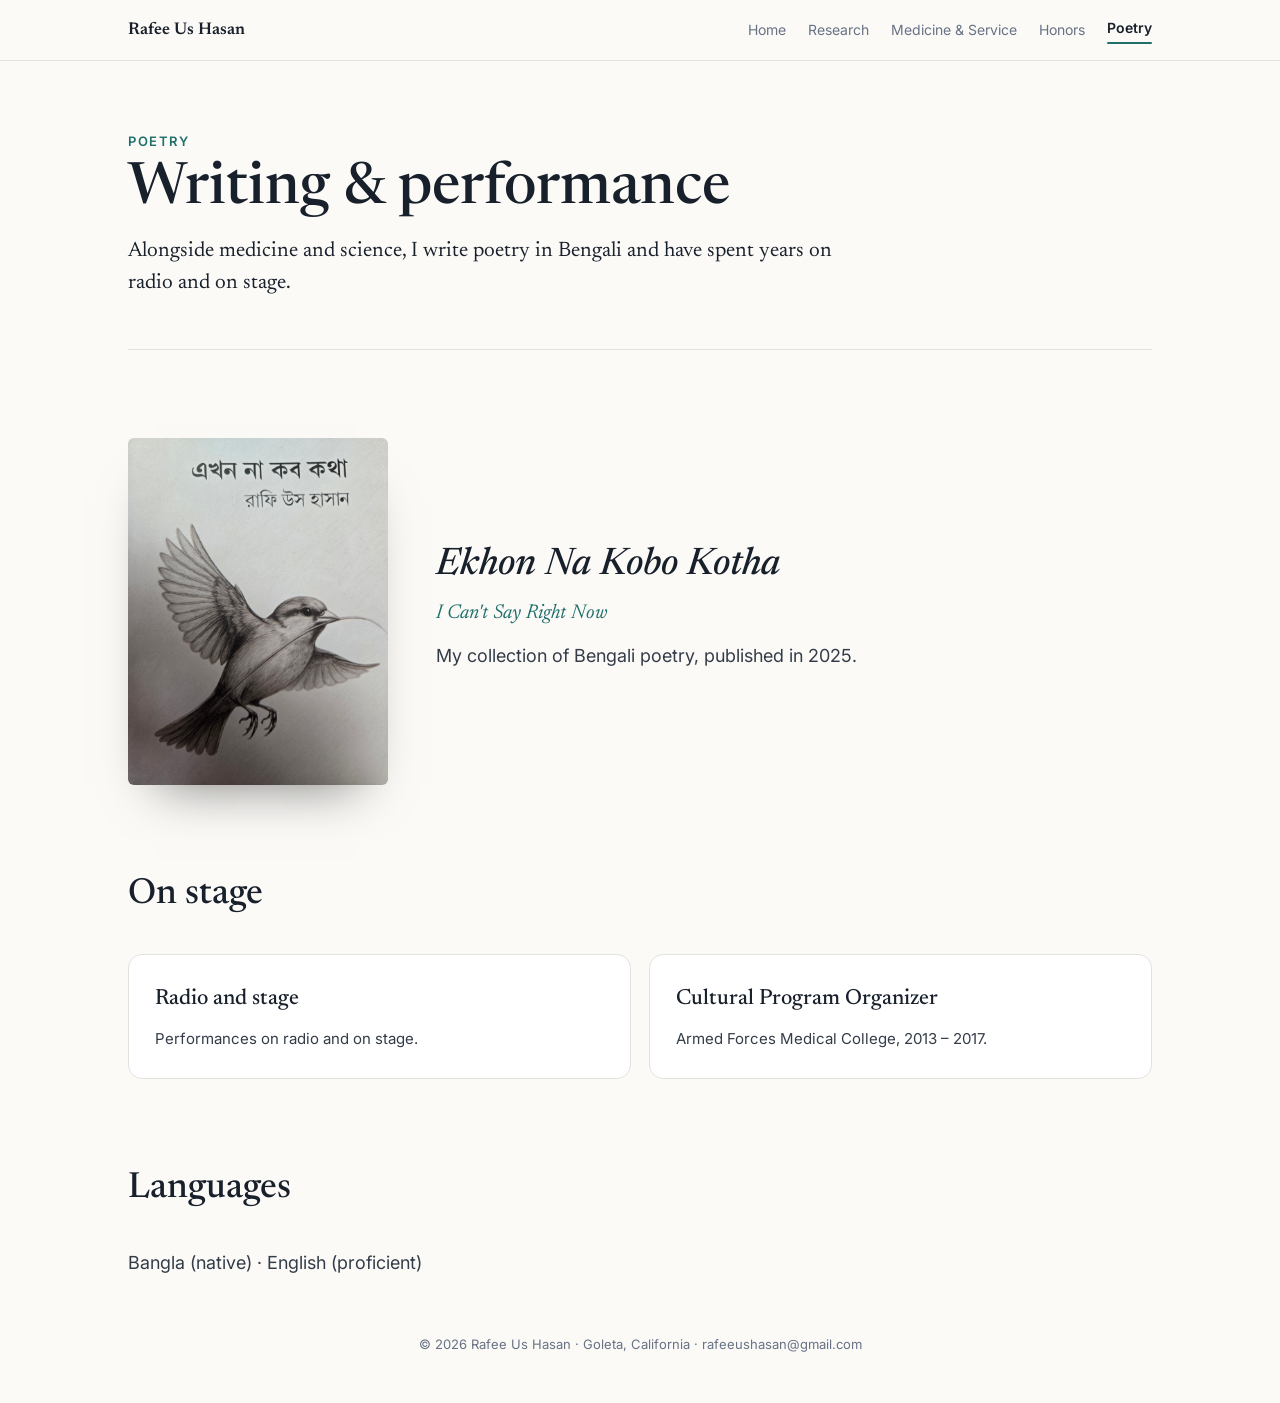
<file: poetry.html>
<!DOCTYPE html>
<html lang="en">
<head>
<meta charset="utf-8">
<meta name="viewport" content="width=device-width, initial-scale=1">
<title>Poetry — Rafee Us Hasan</title>
<link rel="preconnect" href="https://fonts.googleapis.com">
<link href="https://fonts.googleapis.com/css2?family=Newsreader:ital,opsz,wght@0,6..72,400;0,6..72,500;0,6..72,600;1,6..72,400&family=Inter:wght@400;500;600&display=swap" rel="stylesheet">
<link rel="stylesheet" href="style.css">
</head>
<body>
<div class="bar"><div class="wrap">
  <a class="name" href="index.html">Rafee Us Hasan</a>
  <button class="menu" onclick="document.getElementById('nav').classList.toggle('open')">Menu</button>
  <nav id="nav"><a href="index.html">Home</a><a href="research.html">Research</a><a href="medicine.html">Medicine &amp; Service</a><a href="honors.html">Honors</a><a href="poetry.html" class="on">Poetry</a></nav>
</div></div>
<div class="wrap">
  <header class="pagehead">
    <p class="eyebrow">Poetry</p>
    <h1>Writing &amp; performance</h1>
    <p>Alongside medicine and science, I write poetry in Bengali and have spent years on radio and on stage.</p>
  </header>

  <section>
    <div class="book">
      <img src="poetry_cover.jpg" alt="Cover of Ekhon Na Kobo Kotha" style="width:100%;border-radius:6px;box-shadow:0 30px 50px -30px rgba(0,0,0,.5)">
      <div>
        <h2><i>Ekhon Na Kobo Kotha</i></h2>
        <p class="sub">I Can't Say Right Now</p>
        <p class="prose">My collection of Bengali poetry, published in 2025.</p>
      </div>
    </div>
  </section>

  <section>
    <div class="sec-head"><h2>On stage</h2></div>
    <div class="bring">
      <div class="c"><h4>Radio and stage</h4><p>Performances on radio and on stage.</p></div>
      <div class="c"><h4>Cultural Program Organizer</h4><p>Armed Forces Medical College, 2013 – 2017.</p></div>
    </div>
  </section>

  <section>
    <div class="sec-head"><h2>Languages</h2></div>
    <p class="prose">Bangla (native) · English (proficient)</p>
  </section>

  <footer>© 2026 Rafee Us Hasan · Goleta, California · rafeeushasan@gmail.com</footer>
</div>
</body>
</html>
</file>
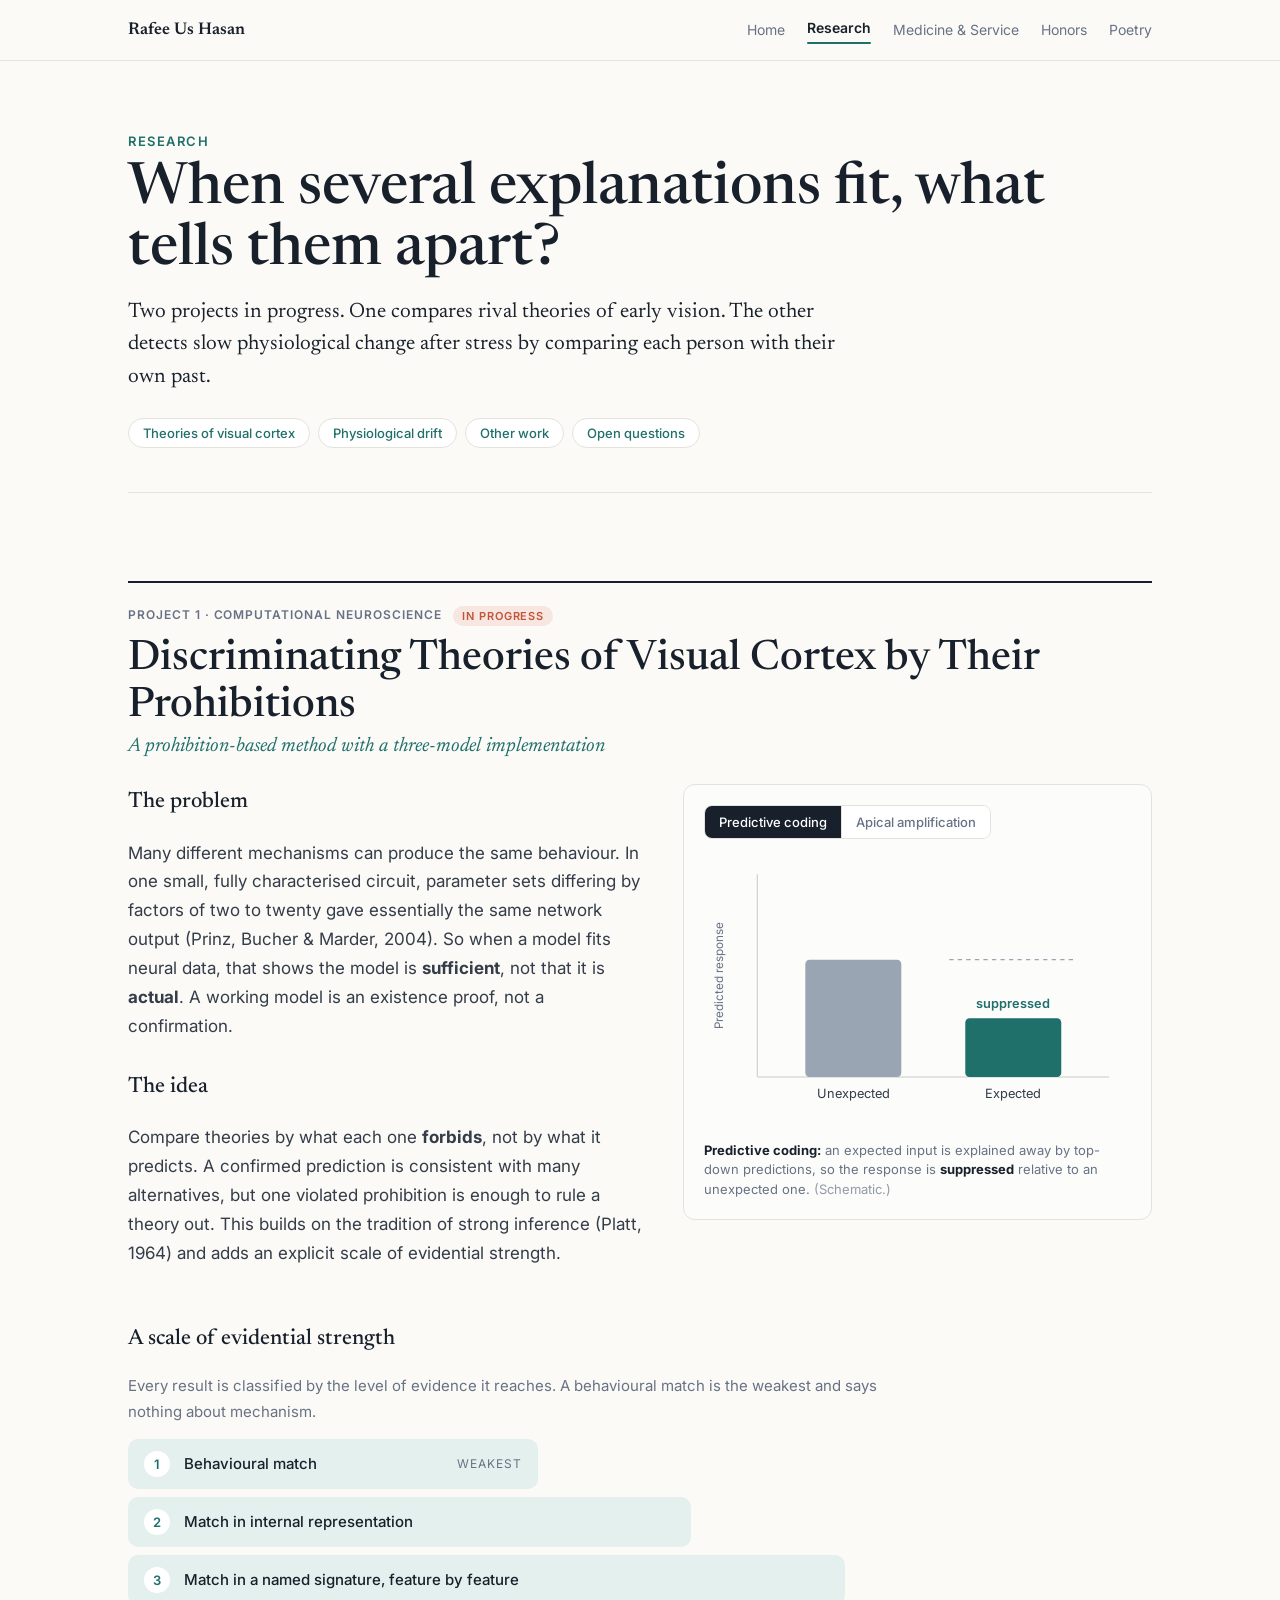
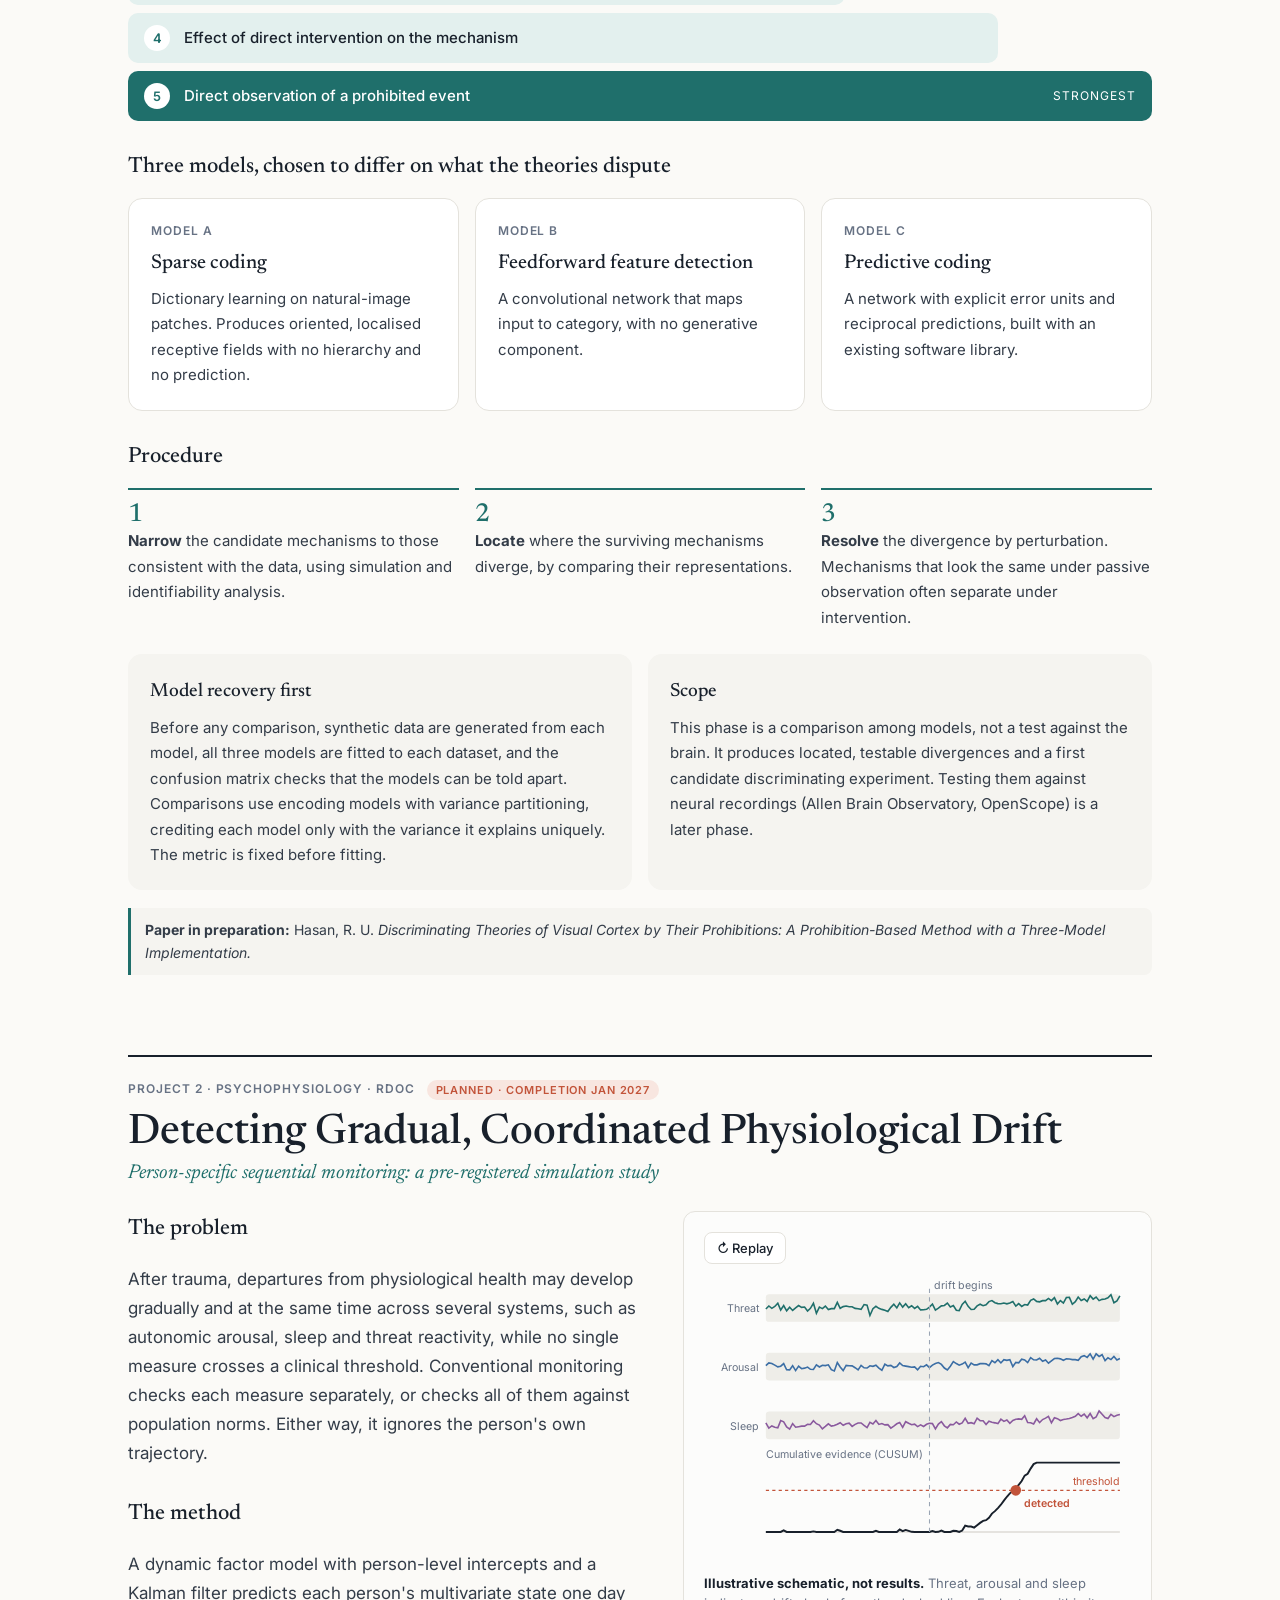
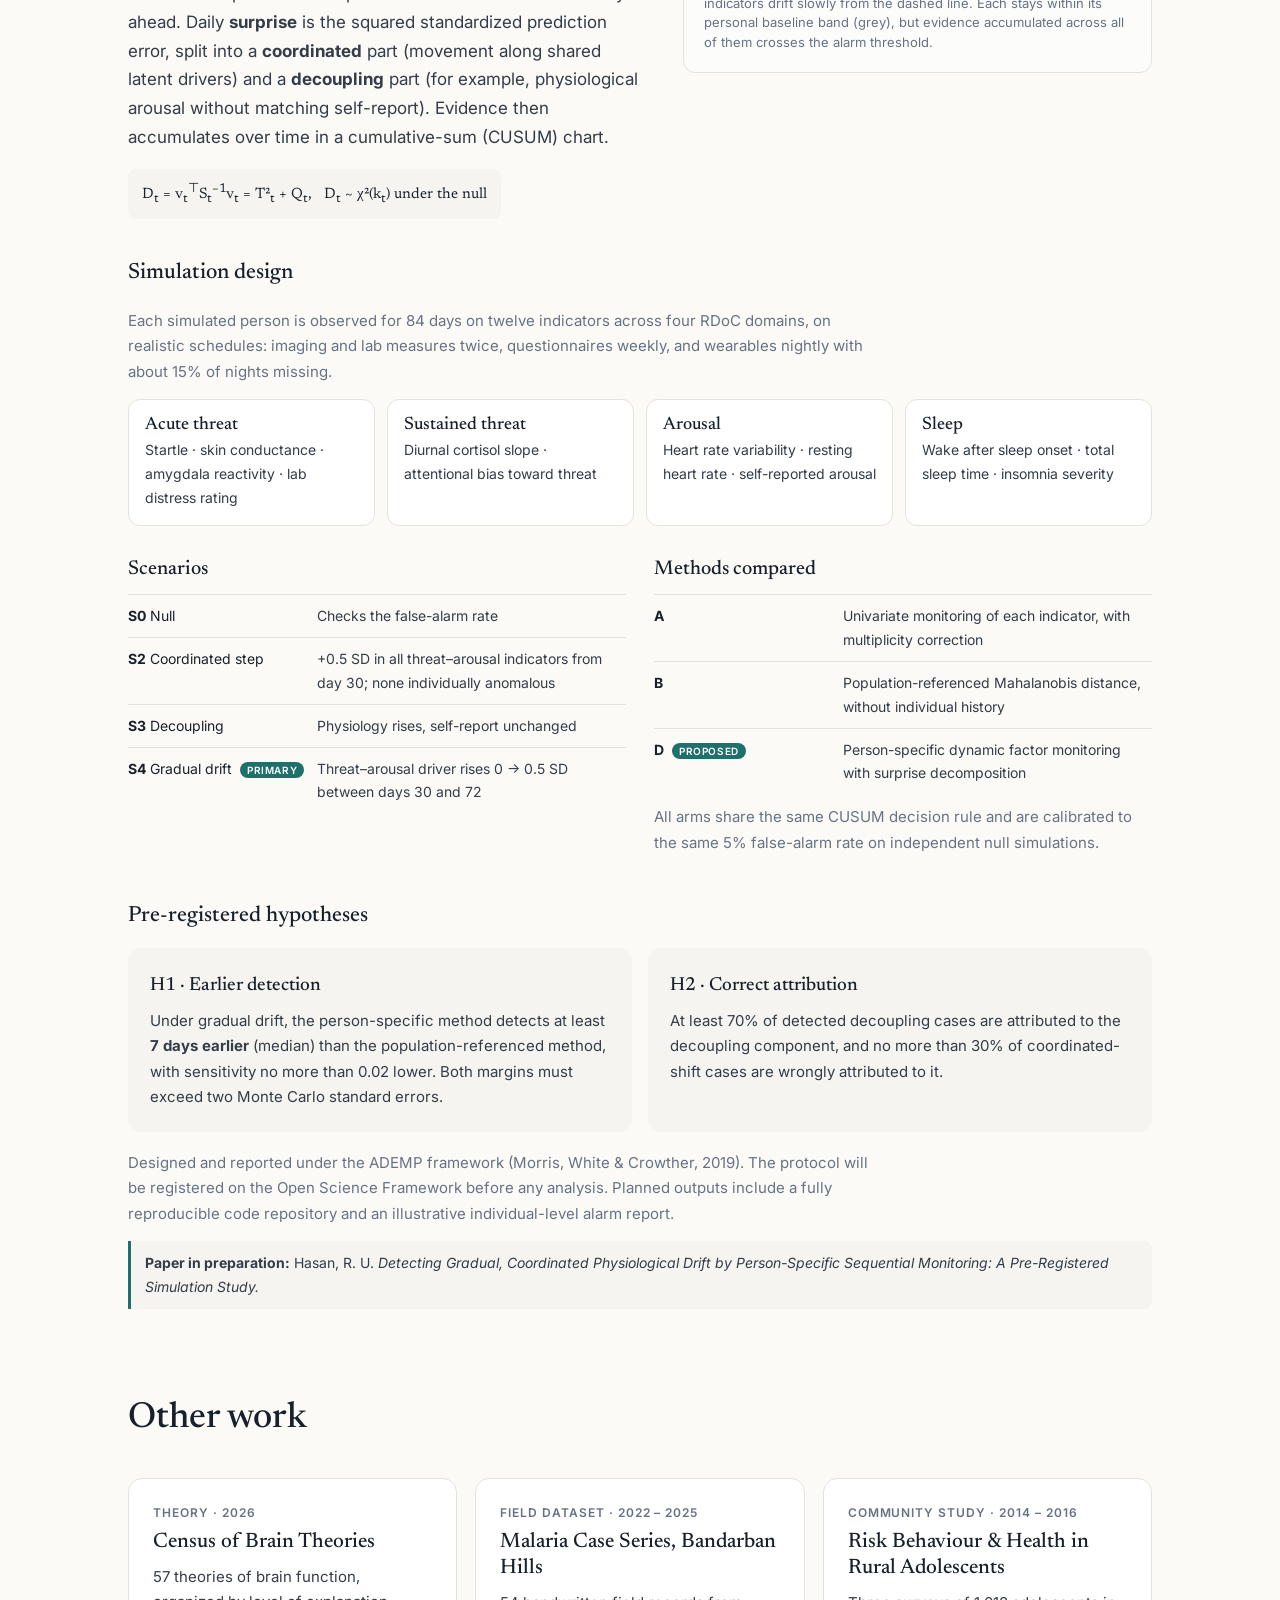
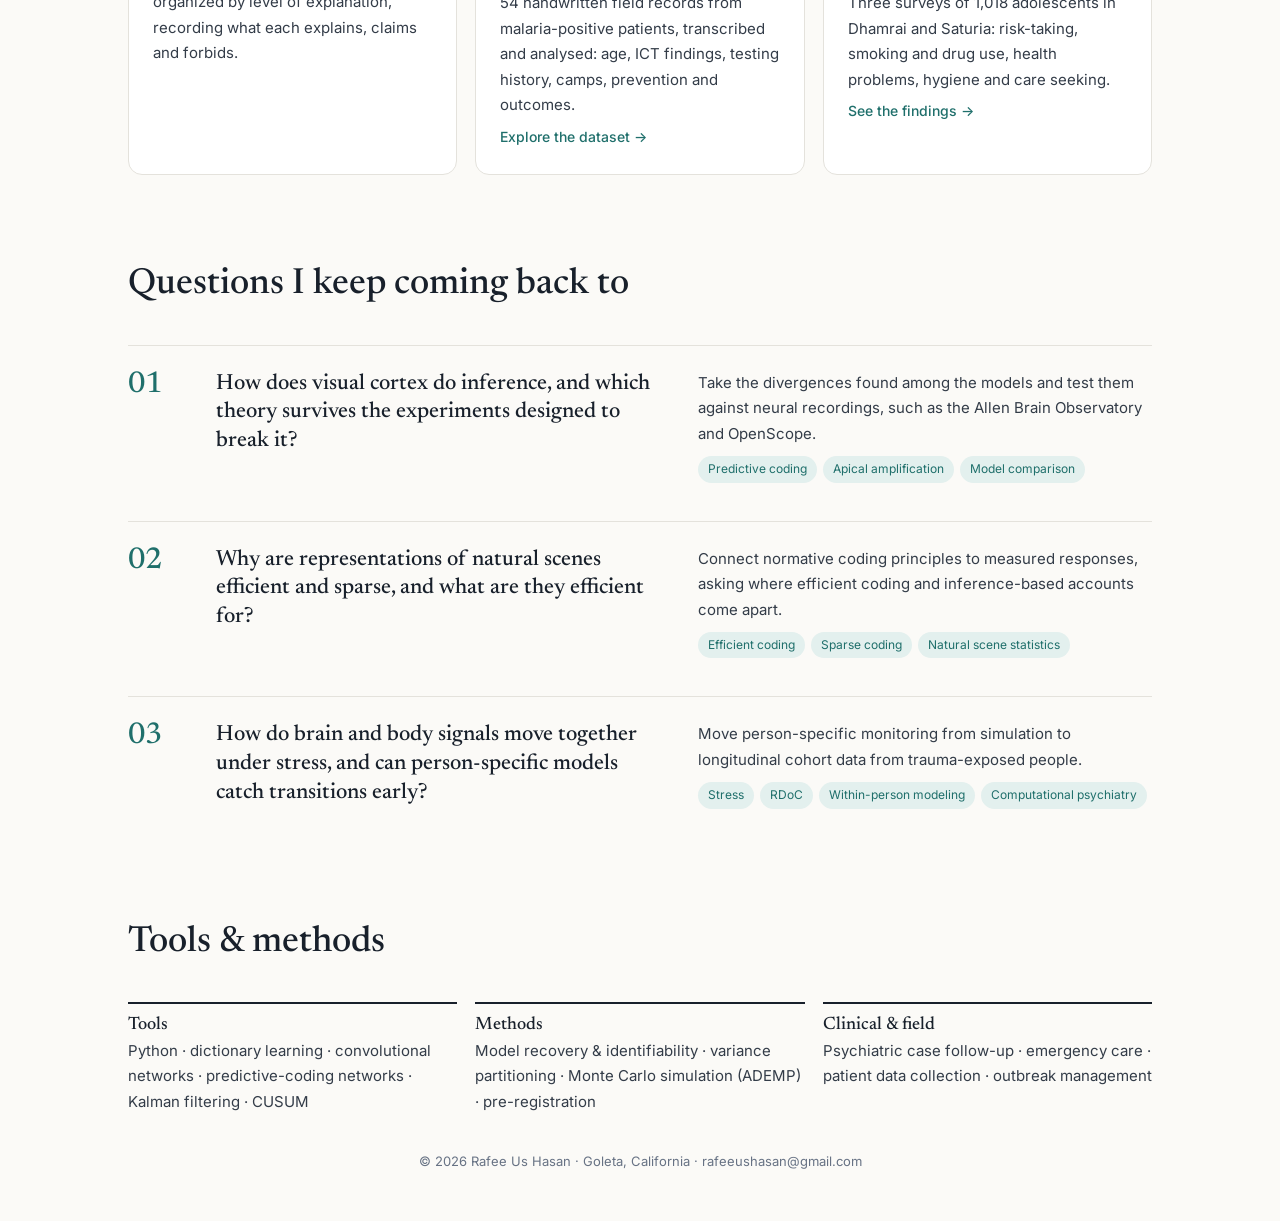
<file: research.html>
<!DOCTYPE html>
<html lang="en">
<head>
<meta charset="utf-8">
<meta name="viewport" content="width=device-width, initial-scale=1">
<title>Research — Rafee Us Hasan</title>
<link rel="preconnect" href="https://fonts.googleapis.com">
<link href="https://fonts.googleapis.com/css2?family=Newsreader:ital,opsz,wght@0,6..72,400;0,6..72,500;0,6..72,600;1,6..72,400&family=Inter:wght@400;500;600&display=swap" rel="stylesheet">
<link rel="stylesheet" href="style.css">
</head>
<body>
<div class="bar"><div class="wrap">
  <a class="name" href="index.html">Rafee Us Hasan</a>
  <button class="menu" onclick="document.getElementById('nav').classList.toggle('open')">Menu</button>
  <nav id="nav"><a href="index.html">Home</a><a href="research.html" class="on">Research</a><a href="medicine.html">Medicine &amp; Service</a><a href="honors.html">Honors</a><a href="poetry.html">Poetry</a></nav>
</div></div>
<div class="wrap">
  <header class="pagehead">
    <p class="eyebrow">Research</p>
    <h1>When several explanations fit, what tells them apart?</h1>
    <p>Two projects in progress. One compares rival theories of early vision. The other detects slow physiological change after stress by comparing each person with their own past.</p>
    <div class="jump"><a href="#vision">Theories of visual cortex</a><a href="#drift-study">Physiological drift</a><a href="#other">Other work</a><a href="#questions">Open questions</a></div>
  </header>

  <!-- ================= PROJECT 1 ================= -->
  <section id="vision">
    <div class="proj-head">
      <div class="tag">Project 1 · Computational neuroscience <span class="wip">In progress</span></div>
      <h2>Discriminating Theories of Visual Cortex by Their Prohibitions</h2>
      <p class="sub-t">A prohibition-based method with a three-model implementation</p>
    </div>

    <div class="lede-grid">
      <div>
        <h3 class="mini-h">The problem</h3>
        <p>Many different mechanisms can produce the same behaviour. In one small, fully characterised circuit, parameter sets differing by factors of two to twenty gave essentially the same network output (Prinz, Bucher &amp; Marder, 2004). So when a model fits neural data, that shows the model is <b>sufficient</b>, not that it is <b>actual</b>. A working model is an existence proof, not a confirmation.</p>
        <h3 class="mini-h">The idea</h3>
        <p>Compare theories by what each one <b>forbids</b>, not by what it predicts. A confirmed prediction is consistent with many alternatives, but one violated prohibition is enough to rule a theory out. This builds on the tradition of strong inference (Platt, 1964) and adds an explicit scale of evidential strength.</p>
      </div>
      <div class="figure">
        <div class="seg" id="seg">
          <button class="on" data-m="pc">Predictive coding</button>
          <button data-m="aa">Apical amplification</button>
        </div>
        <svg viewBox="0 0 400 250" width="100%" role="img" aria-label="Predicted responses to expected vs unexpected stimuli">
          <line x1="50" y1="210" x2="380" y2="210" stroke="#cfccc4"/>
          <line x1="50" y1="20" x2="50" y2="210" stroke="#cfccc4"/>
          <text x="18" y="115" font-size="11" fill="#677284" transform="rotate(-90 18 115)" text-anchor="middle">Predicted response</text>
          <rect x="95" y="100" width="90" height="110" rx="4" fill="#9aa5b4"/>
          <rect id="exp" x="245" y="155" width="90" height="55" rx="4" fill="#1f6f6b" style="transition:all .6s cubic-bezier(.2,.8,.2,1)"/>
          <line x1="230" y1="100" x2="350" y2="100" stroke="#9aa5b4" stroke-dasharray="4 4"/>
          <text x="140" y="230" font-size="12" fill="#333c48" text-anchor="middle">Unexpected</text>
          <text x="290" y="230" font-size="12" fill="#333c48" text-anchor="middle">Expected</text>
          <text id="lab" x="290" y="145" font-size="12" font-weight="600" fill="#1f6f6b" text-anchor="middle" style="transition:all .6s">suppressed</text>
        </svg>
        <div class="cap" id="cap"></div>
      </div>
    </div>

    <h3 class="mini-h">A scale of evidential strength</h3>
    <p class="note">Every result is classified by the level of evidence it reaches. A behavioural match is the weakest and says nothing about mechanism.</p>
    <div class="ladder">
      <div class="rung" style="--w:40%"><span class="lv">1</span><b>Behavioural match</b><em>weakest</em></div>
      <div class="rung" style="--w:55%"><span class="lv">2</span><b>Match in internal representation</b></div>
      <div class="rung" style="--w:70%"><span class="lv">3</span><b>Match in a named signature, feature by feature</b></div>
      <div class="rung" style="--w:85%"><span class="lv">4</span><b>Effect of direct intervention on the mechanism</b></div>
      <div class="rung strong" style="--w:100%"><span class="lv">5</span><b>Direct observation of a prohibited event</b><em>strongest</em></div>
    </div>

    <h3 class="mini-h">Three models, chosen to differ on what the theories dispute</h3>
    <div class="models">
      <div class="c"><div class="kick">Model A</div><h4>Sparse coding</h4><p>Dictionary learning on natural-image patches. Produces oriented, localised receptive fields with no hierarchy and no prediction.</p></div>
      <div class="c"><div class="kick">Model B</div><h4>Feedforward feature detection</h4><p>A convolutional network that maps input to category, with no generative component.</p></div>
      <div class="c"><div class="kick">Model C</div><h4>Predictive coding</h4><p>A network with explicit error units and reciprocal predictions, built with an existing software library.</p></div>
    </div>

    <h3 class="mini-h">Procedure</h3>
    <ol class="steps">
      <li><b>Narrow</b> the candidate mechanisms to those consistent with the data, using simulation and identifiability analysis.</li>
      <li><b>Locate</b> where the surviving mechanisms diverge, by comparing their representations.</li>
      <li><b>Resolve</b> the divergence by perturbation. Mechanisms that look the same under passive observation often separate under intervention.</li>
    </ol>
    <div class="two-note">
      <div><h4>Model recovery first</h4><p>Before any comparison, synthetic data are generated from each model, all three models are fitted to each dataset, and the confusion matrix checks that the models can be told apart. Comparisons use encoding models with variance partitioning, crediting each model only with the variance it explains uniquely. The metric is fixed before fitting.</p></div>
      <div><h4>Scope</h4><p>This phase is a comparison among models, not a test against the brain. It produces located, testable divergences and a first candidate discriminating experiment. Testing them against neural recordings (Allen Brain Observatory, OpenScope) is a later phase.</p></div>
    </div>
    <div class="ms"><b>Paper in preparation:</b> Hasan, R. U. <i>Discriminating Theories of Visual Cortex by Their Prohibitions: A Prohibition-Based Method with a Three-Model Implementation.</i></div>
  </section>

  <!-- ================= PROJECT 2 ================= -->
  <section id="drift-study">
    <div class="proj-head">
      <div class="tag">Project 2 · Psychophysiology · RDoC <span class="wip">Planned · completion Jan 2027</span></div>
      <h2>Detecting Gradual, Coordinated Physiological Drift</h2>
      <p class="sub-t">Person-specific sequential monitoring: a pre-registered simulation study</p>
    </div>

    <div class="lede-grid">
      <div>
        <h3 class="mini-h">The problem</h3>
        <p>After trauma, departures from physiological health may develop gradually and at the same time across several systems, such as autonomic arousal, sleep and threat reactivity, while no single measure crosses a clinical threshold. Conventional monitoring checks each measure separately, or checks all of them against population norms. Either way, it ignores the person's own trajectory.</p>
        <h3 class="mini-h">The method</h3>
        <p>A dynamic factor model with person-level intercepts and a Kalman filter predicts each person's multivariate state one day ahead. Daily <b>surprise</b> is the squared standardized prediction error, split into a <b>coordinated</b> part (movement along shared latent drivers) and a <b>decoupling</b> part (for example, physiological arousal without matching self-report). Evidence then accumulates over time in a cumulative-sum (CUSUM) chart.</p>
        <div class="eq">D<sub>t</sub> = v<sub>t</sub><sup>⊤</sup>S<sub>t</sub><sup>−1</sup>v<sub>t</sub> = T²<sub>t</sub> + Q<sub>t</sub>, &nbsp; D<sub>t</sub> ~ χ²(k<sub>t</sub>) under the null</div>
      </div>
      <div class="figure">
        <button class="replay" id="replay">↻ Replay</button>
        <svg id="drift" viewBox="0 0 400 260" width="100%" role="img" aria-label="Schematic of coordinated drift detection"></svg>
        <div class="cap"><b>Illustrative schematic, not results.</b> Threat, arousal and sleep indicators drift slowly from the dashed line. Each stays within its personal baseline band (grey), but evidence accumulated across all of them crosses the alarm threshold.</div>
      </div>
    </div>

    <h3 class="mini-h">Simulation design</h3>
    <p class="note">Each simulated person is observed for 84 days on twelve indicators across four RDoC domains, on realistic schedules: imaging and lab measures twice, questionnaires weekly, and wearables nightly with about 15% of nights missing.</p>
    <div class="domains">
      <div><b>Acute threat</b>Startle · skin conductance · amygdala reactivity · lab distress rating</div>
      <div><b>Sustained threat</b>Diurnal cortisol slope · attentional bias toward threat</div>
      <div><b>Arousal</b>Heart rate variability · resting heart rate · self-reported arousal</div>
      <div><b>Sleep</b>Wake after sleep onset · total sleep time · insomnia severity</div>
    </div>

    <div class="tables">
      <div>
        <h4>Scenarios</h4>
        <table>
          <tr><td><b>S0</b> Null</td><td>Checks the false-alarm rate</td></tr>
          <tr><td><b>S2</b> Coordinated step</td><td>+0.5 SD in all threat–arousal indicators from day 30; none individually anomalous</td></tr>
          <tr><td><b>S3</b> Decoupling</td><td>Physiology rises, self-report unchanged</td></tr>
          <tr><td><b>S4</b> Gradual drift <span class="pri">primary</span></td><td>Threat–arousal driver rises 0 → 0.5 SD between days 30 and 72</td></tr>
        </table>
      </div>
      <div>
        <h4>Methods compared</h4>
        <table>
          <tr><td><b>A</b></td><td>Univariate monitoring of each indicator, with multiplicity correction</td></tr>
          <tr><td><b>B</b></td><td>Population-referenced Mahalanobis distance, without individual history</td></tr>
          <tr><td><b>D</b> <span class="pri">proposed</span></td><td>Person-specific dynamic factor monitoring with surprise decomposition</td></tr>
        </table>
        <p class="note" style="margin-top:10px">All arms share the same CUSUM decision rule and are calibrated to the same 5% false-alarm rate on independent null simulations.</p>
      </div>
    </div>

    <h3 class="mini-h">Pre-registered hypotheses</h3>
    <div class="two-note">
      <div><h4>H1 · Earlier detection</h4><p>Under gradual drift, the person-specific method detects at least <b>7 days earlier</b> (median) than the population-referenced method, with sensitivity no more than 0.02 lower. Both margins must exceed two Monte Carlo standard errors.</p></div>
      <div><h4>H2 · Correct attribution</h4><p>At least 70% of detected decoupling cases are attributed to the decoupling component, and no more than 30% of coordinated-shift cases are wrongly attributed to it.</p></div>
    </div>
    <p class="note">Designed and reported under the ADEMP framework (Morris, White &amp; Crowther, 2019). The protocol will be registered on the Open Science Framework before any analysis. Planned outputs include a fully reproducible code repository and an illustrative individual-level alarm report.</p>
    <div class="ms"><b>Paper in preparation:</b> Hasan, R. U. <i>Detecting Gradual, Coordinated Physiological Drift by Person-Specific Sequential Monitoring: A Pre-Registered Simulation Study.</i></div>
  </section>

  <!-- ================= OTHER ================= -->
  <section id="other">
    <div class="sec-head"><h2>Other work</h2></div>
    <div class="mini">
      <div class="c"><div class="kick">Theory · 2026</div><h4>Census of Brain Theories</h4><p>57 theories of brain function, organized by level of explanation, recording what each explains, claims and forbids.</p></div>
      <a class="c linkcard" href="malaria.html"><div class="kick">Field dataset · 2022 – 2025</div><h4>Malaria Case Series, Bandarban Hills</h4><p>54 handwritten field records from malaria-positive patients, transcribed and analysed: age, ICT findings, testing history, camps, prevention and outcomes.</p><span class="go">Explore the dataset →</span></a>
      <a class="c linkcard" href="adolescent.html"><div class="kick">Community study · 2014 – 2016</div><h4>Risk Behaviour &amp; Health in Rural Adolescents</h4><p>Three surveys of 1,018 adolescents in Dhamrai and Saturia: risk-taking, smoking and drug use, health problems, hygiene and care seeking.</p><span class="go">See the findings →</span></a>
    </div>
  </section>

  <section id="questions">
    <div class="sec-head"><h2>Questions I keep coming back to</h2></div>
    <div class="qs">
      <div class="qrow">
        <h4>How does visual cortex do inference, and which theory survives the experiments designed to break it?</h4>
        <div><p>Take the divergences found among the models and test them against neural recordings, such as the Allen Brain Observatory and OpenScope.</p>
        <div class="chips"><span>Predictive coding</span><span>Apical amplification</span><span>Model comparison</span></div></div>
      </div>
      <div class="qrow">
        <h4>Why are representations of natural scenes efficient and sparse, and what are they efficient for?</h4>
        <div><p>Connect normative coding principles to measured responses, asking where efficient coding and inference-based accounts come apart.</p>
        <div class="chips"><span>Efficient coding</span><span>Sparse coding</span><span>Natural scene statistics</span></div></div>
      </div>
      <div class="qrow">
        <h4>How do brain and body signals move together under stress, and can person-specific models catch transitions early?</h4>
        <div><p>Move person-specific monitoring from simulation to longitudinal cohort data from trauma-exposed people.</p>
        <div class="chips"><span>Stress</span><span>RDoC</span><span>Within-person modeling</span><span>Computational psychiatry</span></div></div>
      </div>
    </div>
  </section>

  <section>
    <div class="sec-head"><h2>Tools &amp; methods</h2></div>
    <div class="skills">
      <div><b>Tools</b>Python · dictionary learning · convolutional networks · predictive-coding networks · Kalman filtering · CUSUM</div>
      <div><b>Methods</b>Model recovery &amp; identifiability · variance partitioning · Monte Carlo simulation (ADEMP) · pre-registration</div>
      <div><b>Clinical &amp; field</b>Psychiatric case follow-up · emergency care · patient data collection · outbreak management</div>
    </div>
  </section>
  <footer>© 2026 Rafee Us Hasan · Goleta, California · rafeeushasan@gmail.com</footer>
</div>
<script>
// Figure 1: discriminating test
(() => {
  const exp = document.getElementById('exp'), lab = document.getElementById('lab'), cap = document.getElementById('cap');
  const S = {
    pc:{y:155,h:55,c:'#1f6f6b',t:'suppressed',cap:'<b>Predictive coding:</b> an expected input is explained away by top-down predictions, so the response is <b>suppressed</b> relative to an unexpected one.'},
    aa:{y:40,h:170,c:'#c2543a',t:'enhanced',cap:'<b>Apical amplification:</b> top-down context amplifies matching input, so the response is <b>enhanced</b>. One experiment, opposite prohibitions.'}
  };
  function set(m){
    const s = S[m];
    exp.setAttribute('y', s.y); exp.setAttribute('height', s.h); exp.setAttribute('fill', s.c);
    lab.setAttribute('y', s.y - 10); lab.setAttribute('fill', s.c); lab.textContent = s.t;
    cap.innerHTML = s.cap + ' <span style="opacity:.7">(Schematic.)</span>';
    document.querySelectorAll('#seg button').forEach(b => b.classList.toggle('on', b.dataset.m === m));
  }
  document.querySelectorAll('#seg button').forEach(b => b.onclick = () => set(b.dataset.m));
  set('pc');
})();

// Figure 2: coordinated drift schematic
(() => {
  const svg = document.getElementById('drift'), NS = 'http://www.w3.org/2000/svg';
  const N = 120, onset = 55, X0 = 58, X1 = 390;
  const xs = i => X0 + (X1 - X0) * i / (N - 1);
  let seed = 7; const rnd = () => (seed = (seed * 16807) % 2147483647) / 2147483647;
  const gauss = () => { let u = 0; for (let k = 0; k < 6; k++) u += rnd(); return (u - 3) / 1.2; };
  const rows = [{y:30,c:'#1f6f6b',n:'Threat'},{y:85,c:'#3b6ea5',n:'Arousal'},{y:140,c:'#8a5a9e',n:'Sleep'}];
  const series = rows.map(() => { const a = []; for (let i = 0; i < N; i++){ const d = i > onset ? (i - onset) * 0.026 : 0; a.push(gauss() * 0.55 + d); } return a; });
  // combined sequential statistic (CUSUM-like on mean)
  const stat = []; let s = 0;
  for (let i = 0; i < N; i++){ const m = (series[0][i] + series[1][i] + series[2][i]) / 3; s = Math.max(0, s + m - 0.25); stat.push(s); }
  const thr = 6; const cross = stat.findIndex(v => v > thr);
  const el = (t, a) => { const e = document.createElementNS(NS, t); for (const k in a) e.setAttribute(k, a[k]); return e; };
  function draw(){
    svg.innerHTML = '';
    rows.forEach((r, j) => {
      svg.appendChild(el('rect', {x:X0, y:r.y - 13, width:X1 - X0, height:26, fill:'#eeede8', rx:3}));
      svg.appendChild(el('text', {x:X0 - 6, y:r.y + 4, 'font-size':10, fill:'#677284', 'text-anchor':'end'})).textContent = r.n.replace('Signal ','');
      const pts = series[j].map((v, i) => `${xs(i).toFixed(1)},${(r.y - v * 6).toFixed(1)}`).join(' ');
      svg.appendChild(el('polyline', {points:pts, fill:'none', stroke:r.c, 'stroke-width':1.5, class:'ln'}));
    });
    // stat panel
    const top = 175, bot = 240, sc = (bot - top) / 10;
    svg.appendChild(el('line', {x1:X0, y1:bot, x2:X1, y2:bot, stroke:'#cfccc4'}));
    svg.appendChild(el('line', {x1:X0, y1:bot - thr * sc, x2:X1, y2:bot - thr * sc, stroke:'#c2543a', 'stroke-dasharray':'3 3'}));
    svg.appendChild(el('text', {x:X1, y:bot - thr * sc - 5, 'font-size':10, fill:'#c2543a', 'text-anchor':'end'})).textContent = 'threshold';
    svg.appendChild(el('text', {x:X0, y:top - 4, 'font-size':10, fill:'#677284'})).textContent = 'Cumulative evidence (CUSUM)';
    const sp = stat.map((v, i) => `${xs(i).toFixed(1)},${(bot - Math.min(v, 10) * sc).toFixed(1)}`).join(' ');
    svg.appendChild(el('polyline', {points:sp, fill:'none', stroke:'#18202b', 'stroke-width':1.8, class:'ln'}));
    // onset
    svg.appendChild(el('line', {x1:xs(onset), y1:12, x2:xs(onset), y2:bot, stroke:'#9aa5b4', 'stroke-dasharray':'4 4'}));
    svg.appendChild(el('text', {x:xs(onset) + 4, y:12, 'font-size':10, fill:'#677284'})).textContent = 'drift begins';
    if (cross > 0){
      const c = el('circle', {cx:xs(cross), cy:bot - thr * sc, r:5, fill:'#c2543a', opacity:0, class:'det'});
      svg.appendChild(c);
      const t = el('text', {x:xs(cross) + 8, y:bot - thr * sc + 16, 'font-size':10, 'font-weight':600, fill:'#c2543a', opacity:0, class:'det'});
      t.textContent = 'detected'; svg.appendChild(t);
    }
    // animate
    svg.querySelectorAll('.ln').forEach(p => { const L = p.getTotalLength(); p.style.strokeDasharray = L; p.style.strokeDashoffset = L; p.getBoundingClientRect(); p.style.transition = 'stroke-dashoffset 2.4s ease-out'; p.style.strokeDashoffset = 0; });
    svg.querySelectorAll('.det').forEach(d => { d.style.transition = 'opacity .4s 2.2s'; requestAnimationFrame(() => d.setAttribute('opacity', 1)); });
  }
  const io = new IntersectionObserver(es => { if (es[0].isIntersecting){ draw(); io.disconnect(); } }, {threshold:.3});
  io.observe(svg);
  document.getElementById('replay').onclick = draw;
})();
</script>
</body>
</html>
</file>
<file: style.css>
:root{
    --bg:#fbfaf7; --ink:#18202b; --body:#333c48; --muted:#677284; --line:#e4e2dc;
    --teal:#1f6f6b; --teal-soft:#e3f0ee; --coral:#c2543a; --coral-soft:#f8e6e0; --card:#ffffff;
  }
  *{box-sizing:border-box}
  html{scroll-behavior:smooth}
  body{margin:0;background:var(--bg);color:var(--body);font:17px/1.7 Inter,system-ui,sans-serif;-webkit-font-smoothing:antialiased}
  h1,h2,h3,h4{font-family:Newsreader,Georgia,serif;color:var(--ink);font-weight:500}
  a{color:var(--teal)}
  .wrap{max-width:1080px;margin:0 auto;padding:0 28px}

  /* top bar */
  .bar{position:sticky;top:0;z-index:10;background:rgba(251,250,247,.92);backdrop-filter:blur(8px);border-bottom:1px solid var(--line)}
  .bar .wrap{display:flex;align-items:center;justify-content:space-between;height:60px}
  .bar .name{font:600 17px Newsreader,serif;color:var(--ink);text-decoration:none}
  .bar nav a{font-size:14px;color:var(--muted);text-decoration:none;margin-left:22px}
  .bar nav a:hover{color:var(--teal)}
  .btn{display:inline-block;font:500 14px Inter;padding:9px 16px;border-radius:8px;text-decoration:none;border:1px solid var(--teal);transition:.15s}
  .btn.solid{background:var(--teal);color:#fff}
  .btn.solid:hover{background:#185a57}
  .btn.ghost{color:var(--teal);background:transparent}
  .btn.ghost:hover{background:var(--teal-soft)}

  /* hero */
  .hero{padding:76px 0 64px;display:grid;grid-template-columns:1fr 340px;gap:72px;align-items:center}
  .eyebrow{font-size:13px;font-weight:600;letter-spacing:.12em;text-transform:uppercase;color:var(--teal);margin:0 0 14px}
  .hero h1{font-size:clamp(40px,5.4vw,60px);line-height:1.05;margin:0 0 22px;letter-spacing:-.01em}
  .statement{font:400 22px/1.55 Newsreader,serif;color:var(--ink);margin:0 0 26px;max-width:640px}
  .statement em{color:var(--teal);font-style:italic}
  .cta{display:flex;gap:12px;flex-wrap:wrap}
  .portrait{margin:0;position:relative}
  .portrait .frame{aspect-ratio:4/5;border-radius:14px;overflow:hidden;background:#ece9e2;position:relative;box-shadow:0 1px 0 rgba(0,0,0,.04),0 20px 40px -24px rgba(24,32,43,.35)}
  .portrait img{width:100%;height:100%;object-fit:cover;display:block}
  .portrait .ph{position:absolute;inset:0;display:none;flex-direction:column;align-items:center;justify-content:center;gap:10px;color:#9a9486;font-size:13px;text-align:center}
  .portrait .ph svg{width:44%;height:auto;opacity:.55}
  .portrait.empty img{display:none}
  .portrait.empty .ph{display:flex}
  .portrait:after{content:"";position:absolute;inset:14px 14px -14px -14px;border:1px solid var(--teal);border-radius:14px;z-index:-1;opacity:.35}
  .meta{display:flex;flex-wrap:wrap;gap:6px 22px;font-size:14px;color:var(--muted);margin:0 0 26px}
  .meta span:before{content:"";display:inline-block;width:6px;height:6px;border-radius:50%;background:var(--teal);opacity:.6;margin-right:8px;vertical-align:middle}
  .wip{display:inline-block;font:600 11px Inter;letter-spacing:.08em;text-transform:uppercase;color:var(--coral);background:var(--coral-soft);padding:3px 9px;border-radius:99px;margin-left:8px;vertical-align:middle}

  /* glance */
  .glance{display:grid;grid-template-columns:repeat(4,1fr);border-top:1px solid var(--line);border-bottom:1px solid var(--line)}
  .glance div{padding:22px 20px;border-right:1px solid var(--line)}
  .glance div:last-child{border-right:0}
  .glance b{display:block;font:500 30px/1.1 Newsreader,serif;color:var(--ink)}
  .glance span{font-size:14px;color:var(--muted)}

  section{padding:80px 0 0}
  .sec-head{display:flex;align-items:baseline;gap:16px;margin-bottom:28px}
  .sec-head .num{font:500 14px Inter;color:var(--teal)}
  .sec-head h2{font-size:36px;margin:0}
  .intro{max-width:740px;font-size:18px;margin:0 0 36px}

  /* project */
  .project{display:grid;grid-template-columns:1fr 1fr;gap:40px;background:var(--card);border:1px solid var(--line);border-radius:16px;padding:36px;margin-bottom:24px}
  .project .tag{font-size:12px;font-weight:600;letter-spacing:.08em;text-transform:uppercase;color:var(--muted)}
  .project h3{font-size:28px;line-height:1.2;margin:8px 0 6px}
  .project .q{font:italic 19px/1.45 Newsreader,serif;color:var(--teal);margin:0 0 16px}
  .project p{margin:0 0 12px}
  .project ul{padding-left:20px;margin:0 0 12px}
  .project li{margin:4px 0}
  .ms{font-size:14px;background:#f5f4f0;border-left:3px solid var(--teal);padding:10px 14px;border-radius:0 8px 8px 0;margin-top:14px}
  .figure{background:#fcfcfb;border:1px solid var(--line);border-radius:12px;padding:20px}
  .figure .cap{font-size:13px;color:var(--muted);margin-top:12px;line-height:1.5}
  .figure .cap b{color:var(--ink)}
  .seg{display:inline-flex;border:1px solid var(--line);border-radius:8px;overflow:hidden;margin-bottom:14px}
  .seg button{font:500 13px Inter;border:0;background:#fff;color:var(--muted);padding:8px 14px;cursor:pointer}
  .seg button+button{border-left:1px solid var(--line)}
  .seg button.on{background:var(--ink);color:#fff}
  .replay{font:500 13px Inter;border:1px solid var(--line);background:#fff;color:var(--ink);padding:7px 12px;border-radius:8px;cursor:pointer;margin-bottom:12px}
  .replay:hover{border-color:var(--teal);color:var(--teal)}
  svg text{font-family:Inter,sans-serif}

  .mini{display:grid;grid-template-columns:repeat(3,1fr);gap:18px}
  .mini .c{background:var(--card);border:1px solid var(--line);border-radius:14px;padding:24px}
  .mini h4{font-size:21px;margin:6px 0 8px;line-height:1.25}
  .mini p{margin:0;font-size:15px}

  /* questions */
  .qs{counter-reset:q;display:grid;gap:14px}
  .qrow{display:grid;grid-template-columns:60px 1fr 1fr;gap:28px;align-items:start;padding:24px 0;border-top:1px solid var(--line)}
  .qrow:before{counter-increment:q;content:counter(q,decimal-leading-zero);font:500 30px Newsreader,serif;color:var(--teal)}
  .qrow h4{font-size:22px;line-height:1.3;margin:0}
  .qrow p{margin:0;font-size:15px}
  .chips{display:flex;flex-wrap:wrap;gap:6px;margin-top:10px}
  .chips span{font-size:12px;background:var(--teal-soft);color:var(--teal);padding:3px 10px;border-radius:99px}

  /* bring */
  .bring{display:grid;grid-template-columns:repeat(2,1fr);gap:18px}
  .bring .c{border:1px solid var(--line);border-radius:14px;padding:26px;background:var(--card)}
  .bring h4{font-size:22px;margin:0 0 8px}
  .bring p{margin:0;font-size:15px}

  /* background */
  .two{display:grid;grid-template-columns:1fr 1fr;gap:48px}
  .entry{padding:16px 0;border-top:1px solid var(--line)}
  .entry .top{display:flex;justify-content:space-between;gap:12px}
  .entry h4{font-size:19px;margin:0}
  .entry .when{font-size:13px;color:var(--muted);white-space:nowrap}
  .entry .where{font-size:14px;color:var(--muted);margin:2px 0 6px}
  .entry p{margin:0;font-size:15px}
  .skills{display:grid;grid-template-columns:repeat(3,1fr);gap:18px;margin-top:8px}
  .skills div{border-top:2px solid var(--ink);padding-top:12px;font-size:15px}
  .skills b{display:block;font:500 18px Newsreader,serif;color:var(--ink);margin-bottom:4px}
  .honor{display:flex;gap:18px;align-items:flex-start;background:var(--coral-soft);border-radius:14px;padding:22px 24px;margin-top:20px}
  .honor .dot{flex:none;width:40px;height:40px;border-radius:50%;background:radial-gradient(circle at 35% 30%,#f2d48a,#b8862a)}
  .honor h4{margin:0 0 4px;font-size:20px}
  .honor p{margin:0;font-size:15px}

  .contact{margin:90px 0 0;background:var(--ink);color:#d9dee6;border-radius:18px;padding:48px;display:grid;grid-template-columns:1.4fr 1fr;gap:30px;align-items:center}
  .contact h2{color:#fff;font-size:34px;margin:0 0 10px}
  .contact p{margin:0}
  .contact .mail{font:500 20px Newsreader,serif;color:#fff;display:block;margin-bottom:12px}
  .contact .btn.solid{background:#fff;color:var(--ink);border-color:#fff}
  footer{text-align:center;font-size:13px;color:var(--muted);padding:36px 0 48px}

  @media (max-width:900px){
    .hero,.project,.two,.contact{grid-template-columns:1fr}
    .hero{gap:32px;padding-top:48px}
    .portrait{max-width:280px}
    .glance{grid-template-columns:repeat(2,1fr)}
    .glance div:nth-child(2){border-right:0}
    .glance div:nth-child(-n+2){border-bottom:1px solid var(--line)}
    .mini,.bring,.skills{grid-template-columns:1fr}
    .qrow{grid-template-columns:1fr;gap:8px}
    .bar nav{display:none}
    .project{padding:24px}
    .contact{padding:32px}
  }
  .medal{display:grid;grid-template-columns:340px 1fr;gap:0;background:#0d1117;border-radius:18px;overflow:hidden;color:#d9dee6}
  .medal figure{margin:0;background:#000;display:grid;place-items:center;padding:28px}
  .medal img{width:100%;max-width:300px;height:auto;display:block}
  .medal-text{padding:44px 44px 44px 40px;align-self:center}
  .medal .yr{font:500 14px Inter;letter-spacing:.14em;color:#d9b45a}
  .medal h3{color:#fff;font-size:36px;line-height:1.15;margin:8px 0 14px}
  .medal p{margin:0 0 18px;font-size:17px;color:#c9d0da}
  .medal .also{font-size:15px;color:#9aa5b4;border-top:1px solid #263040;padding-top:16px}
  .medal .also b{color:#d9dee6;font-weight:500}
  .kick{font-size:12px;color:var(--muted);font-weight:600;letter-spacing:.08em;text-transform:uppercase}
  @media (max-width:900px){.medal{grid-template-columns:1fr}.medal-text{padding:28px}}

  /* multi-page additions */
  .bar nav a.on{color:var(--ink);font-weight:600}
  .bar nav a.on:after{content:"";display:block;height:2px;background:var(--teal);margin-top:2px;border-radius:2px}
  .bar nav{display:flex;align-items:center}
  .menu{display:none;background:none;border:1px solid var(--line);border-radius:8px;padding:6px 10px;font:500 13px Inter;color:var(--ink);cursor:pointer}
  .pagehead{padding:72px 0 8px;border-bottom:1px solid var(--line);margin-bottom:8px}
  .pagehead .eyebrow{margin-bottom:10px}
  .pagehead h1{font-size:clamp(40px,5vw,58px);line-height:1.05;margin:0 0 16px}
  .pagehead p{font:400 21px/1.55 Newsreader,serif;color:var(--ink);max-width:720px;margin:0 0 40px}
  .explore{display:grid;grid-template-columns:repeat(2,1fr);gap:18px}
  .explore a{display:block;text-decoration:none;color:inherit;background:var(--card);border:1px solid var(--line);border-radius:16px;padding:28px;transition:.2s}
  .explore a:hover{border-color:var(--teal);transform:translateY(-2px);box-shadow:0 18px 36px -26px rgba(24,32,43,.4)}
  .explore .kick{margin-bottom:6px}
  .explore h3{font-size:26px;margin:0 0 8px}
  .explore p{margin:0 0 14px;font-size:15px}
  .explore .go{font:500 14px Inter;color:var(--teal)}
  .explore a.dark{background:#0d1117;border-color:#0d1117;color:#c9d0da;display:grid;grid-template-columns:96px 1fr;gap:20px;align-items:center}
  .explore a.dark h3{color:#fff}
  .explore a.dark .kick{color:#d9b45a}
  .explore a.dark img{width:96px;height:auto;border-radius:6px}
  .timeline{border-left:2px solid var(--line);margin:8px 0 0 8px}
  .tl{position:relative;padding:0 0 30px 30px}
  .tl:before{content:"";position:absolute;left:-8px;top:8px;width:14px;height:14px;border-radius:50%;background:var(--bg);border:2px solid var(--teal)}
  .tl .when{font:600 13px Inter;color:var(--teal);letter-spacing:.04em}
  .tl h4{font-size:22px;margin:2px 0 4px}
  .tl .where{font-size:14px;color:var(--muted);margin-bottom:8px}
  .tl ul{margin:0;padding-left:20px}
  .tl li{margin:4px 0;font-size:16px}
  .certs{display:flex;flex-wrap:wrap;gap:8px}
  .certs span{font-size:14px;background:#fff;border:1px solid var(--line);border-radius:99px;padding:6px 14px}
  .book{display:grid;grid-template-columns:260px 1fr;gap:48px;align-items:center}
  .cover{aspect-ratio:2/3;border-radius:6px 14px 14px 6px;background:linear-gradient(160deg,#1f6f6b,#14353a 70%);color:#f4efe6;padding:28px 24px;display:flex;flex-direction:column;justify-content:space-between;box-shadow:inset 8px 0 0 rgba(0,0,0,.18),0 30px 50px -30px rgba(0,0,0,.5)}
  .cover .bn{font:500 30px/1.25 "Noto Serif Bengali",Newsreader,serif}
  .cover .en{font:italic 15px Newsreader,serif;opacity:.8;margin-top:8px}
  .cover .au{font:500 12px Inter;letter-spacing:.14em;text-transform:uppercase;opacity:.75}
  .book h2{font-size:38px;margin:0 0 6px}
  .book .sub{font:italic 20px Newsreader,serif;color:var(--teal);margin:0 0 16px}
  .prose{max-width:720px;font-size:18px}
  @media (max-width:900px){
    .explore,.book{grid-template-columns:1fr}
    .book .cover{max-width:220px}
    .bar nav{display:none;position:absolute;top:60px;left:0;right:0;background:var(--bg);border-bottom:1px solid var(--line);flex-direction:column;align-items:flex-start;padding:10px 28px 18px}
    .bar nav.open{display:flex}
    .bar nav a{margin:8px 0}
    .menu{display:block}
  }
.pagehead p.eyebrow{font:600 13px Inter,sans-serif;letter-spacing:.12em;text-transform:uppercase;color:var(--teal);margin:0 0 10px}
/* research detail */
.jump{display:flex;flex-wrap:wrap;gap:8px;margin:-16px 0 36px}
.jump a{font:500 13px Inter;color:var(--teal);text-decoration:none;border:1px solid var(--line);background:#fff;border-radius:99px;padding:6px 14px}
.jump a:hover{border-color:var(--teal)}
.proj-head{border-top:2px solid var(--ink);padding-top:22px;margin-bottom:28px}
.proj-head .tag{font-size:12px;font-weight:600;letter-spacing:.08em;text-transform:uppercase;color:var(--muted)}
.proj-head h2{font-size:clamp(30px,3.6vw,42px);line-height:1.12;margin:10px 0 6px}
.sub-t{font:italic 20px Newsreader,serif;color:var(--teal);margin:0}
.lede-grid{display:grid;grid-template-columns:1.1fr 1fr;gap:40px;align-items:start;margin-bottom:36px}
.mini-h{font-size:22px;margin:28px 0 8px}
.lede-grid .mini-h:first-child{margin-top:0}
.note{font-size:15px;color:var(--muted);max-width:760px}
.ladder{display:grid;gap:8px;margin:14px 0 8px}
.rung{width:var(--w);min-width:300px;display:flex;align-items:center;gap:14px;background:var(--teal-soft);border-radius:10px;padding:12px 16px;font-size:15px}
.rung .lv{flex:none;width:26px;height:26px;border-radius:50%;background:#fff;color:var(--teal);display:grid;place-items:center;font:600 13px Inter}
.rung b{font-weight:500;color:var(--ink)}
.rung em{margin-left:auto;font-style:normal;font-size:12px;color:var(--muted);text-transform:uppercase;letter-spacing:.08em}
.rung.strong{background:var(--teal);color:#fff}.rung.strong b,.rung.strong em{color:#fff}
.models{display:grid;grid-template-columns:repeat(3,1fr);gap:16px;margin-top:12px}
.models .c{background:var(--card);border:1px solid var(--line);border-radius:14px;padding:22px}
.models h4{font-size:20px;margin:4px 0 6px}.models p{margin:0;font-size:15px}
.steps{counter-reset:s;list-style:none;padding:0;margin:12px 0 24px;display:grid;grid-template-columns:repeat(3,1fr);gap:16px}
.steps li{counter-increment:s;border-top:2px solid var(--teal);padding-top:12px;font-size:15px}
.steps li:before{content:counter(s);font:500 26px Newsreader,serif;color:var(--teal);display:block}
.two-note{display:grid;grid-template-columns:1fr 1fr;gap:16px;margin:12px 0 18px}
.two-note>div{background:#f5f4f0;border-radius:14px;padding:22px}
.two-note h4{font-size:19px;margin:0 0 6px}.two-note p{margin:0;font-size:15px}
.eq{font:15px/1.6 Newsreader,serif;background:#f5f4f0;border-radius:8px;padding:10px 14px;display:inline-block;color:var(--ink)}
.domains{display:grid;grid-template-columns:repeat(4,1fr);gap:12px;margin:12px 0 26px}
.domains div{background:var(--card);border:1px solid var(--line);border-radius:12px;padding:16px;font-size:14px;color:var(--body)}
.domains b{display:block;font:500 18px Newsreader,serif;color:var(--ink);margin-bottom:4px}
.tables{display:grid;grid-template-columns:1fr 1fr;gap:28px;margin-bottom:10px}
.tables h4{font-size:20px;margin:0 0 8px}
.tables table{width:100%;border-collapse:collapse;font-size:14px}
.tables td{border-top:1px solid var(--line);padding:9px 8px 9px 0;vertical-align:top}
.tables td:first-child{width:38%;color:var(--ink)}
.pri{font:600 10px Inter;letter-spacing:.06em;text-transform:uppercase;background:var(--teal);color:#fff;border-radius:99px;padding:2px 7px;margin-left:4px}
/* home work cards */
.works{display:grid;grid-template-columns:1fr 1fr;gap:18px}
.work-card{display:flex;flex-direction:column;text-decoration:none;color:inherit;background:var(--card);border:1px solid var(--line);border-radius:18px;overflow:hidden;transition:.2s}
.work-card:hover{border-color:var(--teal);transform:translateY(-2px);box-shadow:0 18px 36px -26px rgba(24,32,43,.4)}
.work-card .art{height:150px;background:#f3f1ec;border-bottom:1px solid var(--line)}
.work-card .art svg{width:100%;height:100%;display:block}
.work-card .in{padding:26px;display:flex;flex-direction:column;flex:1}
.work-card h3{font-size:24px;line-height:1.2;margin:8px 0 8px}
.work-card .q{font:italic 17px/1.4 Newsreader,serif;color:var(--teal);margin:0 0 12px}
.work-card p{font-size:15px;margin:0 0 14px}
.facts{display:flex;flex-wrap:wrap;gap:6px;margin:0 0 16px}
.facts span{font-size:12px;background:var(--teal-soft);color:var(--teal);border-radius:99px;padding:3px 10px}
.work-card .go{margin-top:auto;font:500 14px Inter;color:var(--teal)}
.explore a.wide{grid-column:1/-1}
@media (max-width:900px){.lede-grid,.models,.steps,.two-note,.tables,.works{grid-template-columns:1fr}.domains{grid-template-columns:1fr 1fr}.rung{width:100%;min-width:0}}

.work-card.wide-card{grid-column:1/-1}
a.linkcard{display:block;text-decoration:none;color:inherit;transition:.2s}
a.linkcard:hover{border-color:var(--teal);transform:translateY(-2px)}
a.linkcard .go{display:inline-block;margin-top:10px;font:500 14px Inter;color:var(--teal)}
</file>
